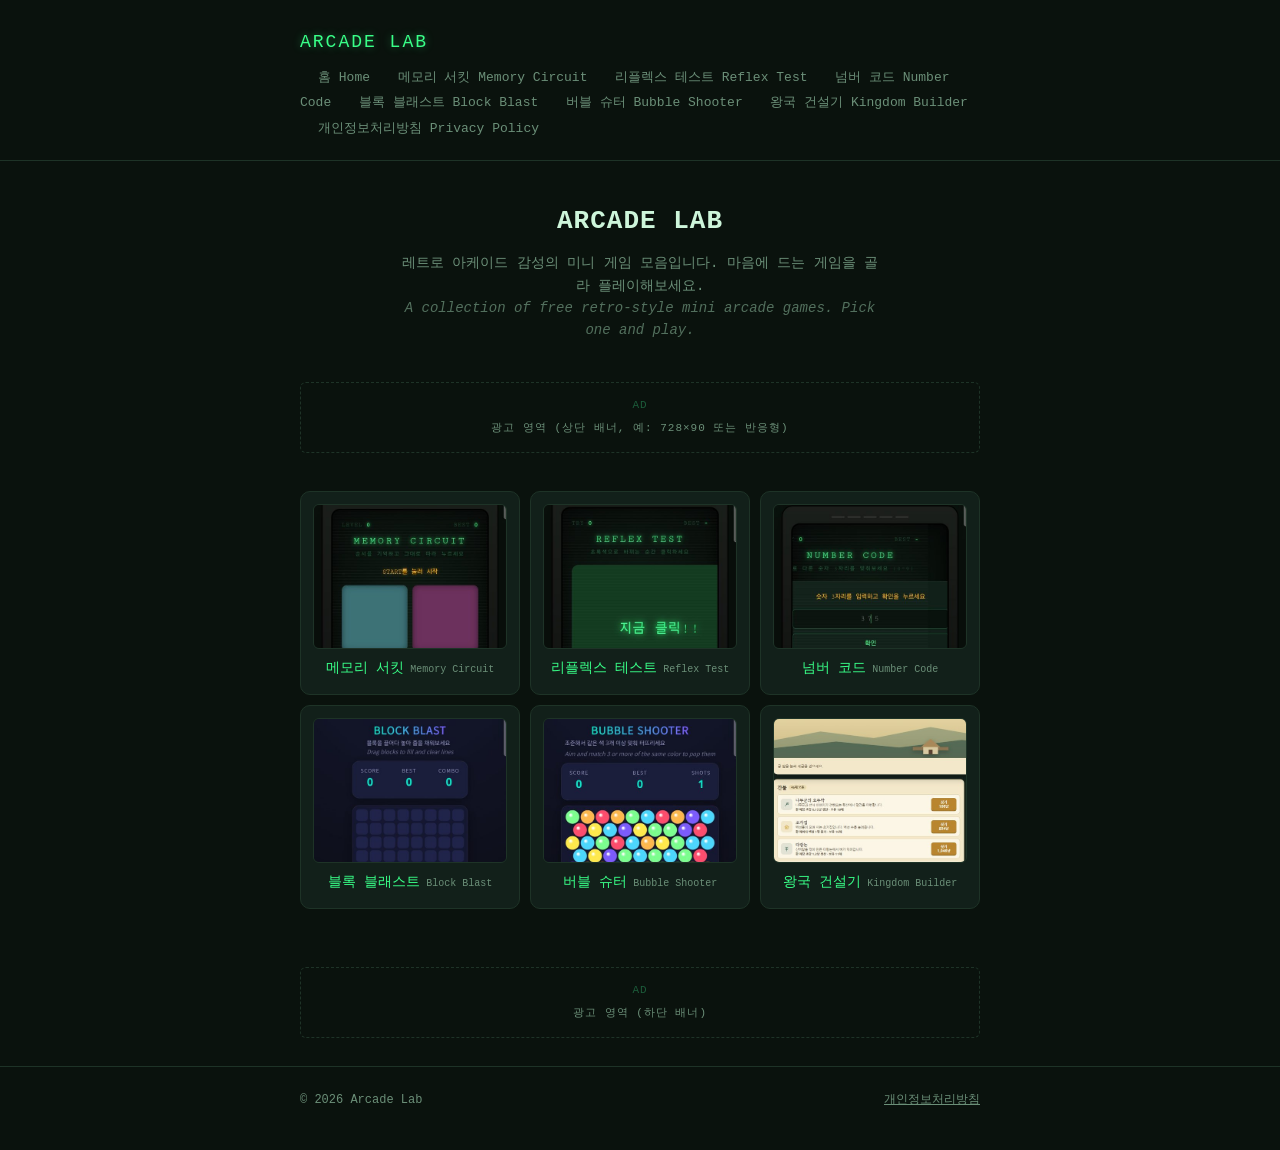
<file: index.html>
<!DOCTYPE html>
<html lang="ko">
<head>
<meta charset="UTF-8">
<meta name="viewport" content="width=device-width, initial-scale=1.0">
<title>Arcade Lab — 미니 아케이드 게임 모음 | Free Retro Mini Games</title>
<meta name="description" content="레트로 아케이드 감성의 미니 게임 모음. 메모리 서킷, 리플렉스 테스트, 넘버 코드를 무료로 플레이하세요. Play free retro-style mini games: Memory Circuit, Reflex Test, Number Code, Block Blast, and Bubble Shooter.">
<meta name="google-site-verification" content="T4R_vk8cCz6WK1H3fK4pDomXibt_K7aZnoApAf1njp8" />
<script async src="https://pagead2.googlesyndication.com/pagead/js/adsbygoogle.js?client=ca-pub-7167125853023495"
     crossorigin="anonymous"></script>
<!-- Google tag (gtag.js) -->
<script async src="https://www.googletagmanager.com/gtag/js?id=G-E8LR72N3K7"></script>
<script>
  window.dataLayer = window.dataLayer || [];
  function gtag(){dataLayer.push(arguments);}
  gtag('js', new Date());

  gtag('config', 'G-E8LR72N3K7');
</script>
<style>
:root {
  --bg: #0a120d;
  --panel: #12201a;
  --panel-line: #1e3327;
  --phosphor: #39ff88;
  --phosphor-dim: #1c5c3a;
  --amber: #ffb000;
  --text: #cdf5da;
  --text-dim: #6b8f78;
}

* { box-sizing: border-box; }

html, body {
  margin: 0;
  background: var(--bg);
  color: var(--text);
  font-family: "Courier New", ui-monospace, monospace;
  line-height: 1.6;
}

a { color: var(--phosphor); }

.wrap {
  max-width: 720px;
  margin: 0 auto;
  padding: 0 20px;
}

header.site {
  padding: 28px 0 18px;
  border-bottom: 1px solid var(--panel-line);
}

header.site .wrap {
  display: flex;
  justify-content: space-between;
  align-items: baseline;
  flex-wrap: wrap;
  gap: 8px;
}

.logo {
  font-size: 18px;
  letter-spacing: 2px;
  color: var(--phosphor);
  text-shadow: 0 0 8px rgba(57,255,136,0.4);
  text-decoration: none;
}

nav.site a {
  color: var(--text-dim);
  text-decoration: none;
  font-size: 13px;
  margin-left: 18px;
}
nav.site a:hover { color: var(--phosphor); }

.hero {
  padding: 40px 0 12px;
  text-align: center;
}

.hero h1 {
  font-size: 26px;
  letter-spacing: 1px;
  margin: 0 0 10px;
  color: var(--text);
}

.hero p {
  color: var(--text-dim);
  font-size: 14px;
  max-width: 480px;
  margin: 0 auto;
}

.ad-slot {
  max-width: 680px;
  margin: 28px auto;
  padding: 14px;
  border: 1px dashed var(--panel-line);
  border-radius: 6px;
  text-align: center;
  font-size: 11px;
  letter-spacing: 1px;
  color: var(--text-dim);
}
.ad-slot .tag {
  display: block;
  margin-bottom: 6px;
  color: var(--phosphor-dim);
}

.game-section {
  padding: 10px 0 30px;
  display: flex;
  justify-content: center;
}

.about {
  padding: 10px 0 20px;
  border-top: 1px solid var(--panel-line);
}

.about h2 {
  font-size: 15px;
  color: var(--phosphor);
  letter-spacing: 1px;
}

.about p {
  font-size: 13px;
  color: var(--text-dim);
}

footer.site {
  padding: 24px 0 40px;
  border-top: 1px solid var(--panel-line);
  margin-top: 20px;
  font-size: 12px;
  color: var(--text-dim);
  display: flex;
  justify-content: space-between;
  flex-wrap: wrap;
  gap: 10px;
}

footer.site a { color: var(--text-dim); text-decoration: underline; }
footer.site a:hover { color: var(--phosphor); }

.legal {
  padding: 40px 0 60px;
}

.legal h1 {
  font-size: 20px;
  color: var(--phosphor);
}

.legal h2 {
  font-size: 15px;
  color: var(--text);
  margin-top: 28px;
}

.legal p, .legal li {
  font-size: 13px;
  color: var(--text-dim);
}

.legal .updated {
  font-size: 11px;
  color: var(--phosphor-dim);
  margin-bottom: 24px;
}

/* ---- Game: Memory Circuit ---- */
.cabinet {
  width: min(92vw, 420px);
  background: linear-gradient(180deg, #1b1f1c, #0e100e);
  border-radius: 22px;
  padding: 22px 22px 28px;
  box-shadow: 0 0 0 2px #000 inset, 0 20px 40px rgba(0,0,0,0.55);
}

.vents { display: flex; justify-content: center; gap: 6px; margin-bottom: 14px; }
.vents span { width: 26px; height: 3px; background: #333; border-radius: 2px; }

.screen {
  position: relative;
  background: radial-gradient(ellipse at center, #0d1b12 0%, #060a08 100%);
  border-radius: 14px;
  padding: 20px 18px 24px;
  box-shadow: 0 0 0 3px #000, inset 0 0 30px rgba(0,0,0,0.7);
  overflow: hidden;
}

.screen::before {
  content: "";
  position: absolute;
  inset: 0;
  pointer-events: none;
  background: repeating-linear-gradient(to bottom, rgba(255,255,255,0.035) 0px, rgba(255,255,255,0.035) 1px, transparent 1px, transparent 3px);
  animation: flicker 6s infinite;
}
@keyframes flicker { 0%, 96%, 100% { opacity: 1; } 97% { opacity: 0.85; } 98% { opacity: 1; } }

.hud { display: flex; justify-content: space-between; font-size: 12px; letter-spacing: 1px; color: var(--phosphor-dim); margin-bottom: 4px; }
.hud b { color: var(--phosphor); text-shadow: 0 0 6px var(--phosphor); }

.game-title { text-align: center; font-size: 20px; letter-spacing: 4px; color: var(--phosphor); text-shadow: 0 0 8px var(--phosphor), 0 0 20px rgba(57,255,136,0.35); margin: 6px 0 2px; }
.game-subtitle { text-align: center; font-size: 11px; color: var(--phosphor-dim); letter-spacing: 2px; margin-bottom: 16px; }
.message { text-align: center; min-height: 20px; font-size: 13px; color: var(--amber); text-shadow: 0 0 6px rgba(255,176,0,0.5); margin-bottom: 16px; }

.pad-grid { display: grid; grid-template-columns: 1fr 1fr; gap: 10px; margin-bottom: 18px; }
.pad { aspect-ratio: 1; border: none; border-radius: 10px; cursor: pointer; filter: brightness(0.55) saturate(0.7); transition: filter 0.08s, transform 0.08s; box-shadow: inset 0 0 12px rgba(0,0,0,0.5); }
.pad:active { transform: scale(0.97); }
.pad:disabled { cursor: default; }
.pad.lit { filter: brightness(1.3) saturate(1.2); }
.pad-0 { background: #4dd8e6; }
.pad-1 { background: #e64dbd; }
.pad-2 { background: var(--amber); }
.pad-3 { background: var(--phosphor); }
.pad.lit.pad-0 { box-shadow: 0 0 22px 4px #4dd8e6; }
.pad.lit.pad-1 { box-shadow: 0 0 22px 4px #e64dbd; }
.pad.lit.pad-2 { box-shadow: 0 0 22px 4px var(--amber); }
.pad.lit.pad-3 { box-shadow: 0 0 22px 4px var(--phosphor); }

.start-btn { display: block; margin: 0 auto; padding: 10px 26px; background: transparent; border: 1px solid var(--phosphor-dim); color: var(--phosphor); letter-spacing: 3px; font-size: 13px; font-family: inherit; border-radius: 6px; cursor: pointer; transition: background 0.15s, box-shadow 0.15s; }
.start-btn:hover { background: rgba(57,255,136,0.08); box-shadow: 0 0 12px rgba(57,255,136,0.25); }
.start-btn:disabled { opacity: 0.35; cursor: default; }

/* ---- Game hub (index) ---- */
.game-list {
  display: grid;
  grid-template-columns: repeat(3, 1fr);
  gap: 10px;
  padding: 10px 0 30px;
}

.game-card {
  display: block;
  text-decoration: none;
  color: inherit;
  background: var(--panel);
  border: 1px solid var(--panel-line);
  border-radius: 10px;
  padding: 8px 8px 10px;
  transition: border-color 0.15s, transform 0.1s;
}
.game-card:hover {
  border-color: var(--phosphor-dim);
  transform: translateY(-2px);
}

.game-card .thumb {
  width: 100%;
  aspect-ratio: 4 / 3;
  object-fit: cover;
  object-position: top;
  border-radius: 6px;
  border: 1px solid var(--panel-line);
  margin-bottom: 8px;
  display: block;
}

.game-card .name {
  font-size: 12px;
  color: var(--phosphor);
  margin-bottom: 0;
  display: flex;
  flex-direction: column;
  align-items: center;
  text-align: center;
  gap: 2px;
}

.game-card .name .play {
  display: none;
}

.game-card .desc,
.game-card .desc-en {
  display: none;
}

@media (min-width: 480px) {
  .game-card { padding: 12px 12px 14px; }
  .game-card .name { font-size: 14px; }
}

.name-en {
  font-size: 12px;
  color: var(--text-dim);
  font-weight: normal;
  letter-spacing: 0;
  white-space: nowrap;
}

.name-main {
  display: inline-flex;
  align-items: baseline;
  justify-content: center;
  gap: 6px;
  flex-wrap: wrap;
}

.game-list .name-en {
  font-size: 10px;
}

/* ---- Reflex test game ---- */
.reflex-box {
  width: min(92vw, 420px);
  aspect-ratio: 4 / 3;
  border-radius: 14px;
  border: 1px solid var(--panel-line);
  display: flex;
  align-items: center;
  justify-content: center;
  flex-direction: column;
  cursor: pointer;
  user-select: none;
  transition: background 0.15s;
  text-align: center;
  padding: 20px;
}
.reflex-box.idle { background: var(--panel); }
.reflex-box.waiting { background: #3a1414; }
.reflex-box.go { background: #123a1e; }
.reflex-box.early { background: #3a1414; }

.reflex-box .big {
  font-size: 28px;
  letter-spacing: 2px;
  margin-bottom: 8px;
}
.reflex-box.waiting .big { color: #ff6b6b; }
.reflex-box.go .big { color: var(--phosphor); text-shadow: 0 0 14px var(--phosphor); }
.reflex-box.idle .big { color: var(--text); }
.reflex-box.early .big { color: #ff6b6b; }

.reflex-box .small {
  font-size: 12px;
  color: var(--text-dim);
}

.reflex-stats {
  display: flex;
  justify-content: center;
  gap: 28px;
  margin-top: 16px;
  font-size: 12px;
  color: var(--text-dim);
}
.reflex-stats b { color: var(--phosphor); }

/* ---- Number baseball game ---- */
.terminal {
  width: min(92vw, 420px);
  background: var(--panel);
  border: 1px solid var(--panel-line);
  border-radius: 10px;
  padding: 20px;
}

.terminal .prompt {
  display: flex;
  flex-direction: column;
  gap: 10px;
  margin-bottom: 14px;
}

.terminal input[type="text"] {
  width: 100%;
  background: var(--bg);
  border: 1px solid var(--panel-line);
  color: var(--phosphor);
  font-family: inherit;
  font-size: 16px;
  letter-spacing: 4px;
  padding: 10px;
  border-radius: 6px;
  text-align: center;
}
.terminal input[type="text"]:focus {
  outline: none;
  border-color: var(--phosphor-dim);
}

.terminal button.guess-btn {
  width: 100%;
  background: transparent;
  border: 1px solid var(--phosphor-dim);
  color: var(--phosphor);
  font-family: inherit;
  padding: 10px 16px;
  border-radius: 6px;
  cursor: pointer;
  font-size: 13px;
}
.terminal button.guess-btn:hover {
  background: rgba(57,255,136,0.08);
}
.terminal button.guess-btn:disabled {
  opacity: 0.35;
  cursor: default;
}

.terminal .log {
  font-size: 13px;
  max-height: 220px;
  overflow-y: auto;
  display: flex;
  flex-direction: column-reverse;
  gap: 4px;
  border-top: 1px solid var(--panel-line);
  padding-top: 10px;
}

.terminal .log .row {
  display: flex;
  justify-content: space-between;
  color: var(--text-dim);
}
.terminal .log .row .code { color: var(--text); letter-spacing: 3px; }
.terminal .log .row .result { color: var(--amber); }
.terminal .log .row.win .result { color: var(--phosphor); }

.terminal .status {
  text-align: center;
  font-size: 13px;
  color: var(--amber);
  margin-bottom: 14px;
  min-height: 18px;
}

</style>

<script type="text/javascript">
    (function(c,l,a,r,i,t,y){
        c[a]=c[a]||function(){(c[a].q=c[a].q||[]).push(arguments)};
        t=l.createElement(r);t.async=1;t.src="https://www.clarity.ms/tag/"+i;
        y=l.getElementsByTagName(r)[0];y.parentNode.insertBefore(t,y);
    })(window, document, "clarity", "script", "yhp6a4xxna");
</script>
</head>

<body>

<header class="site">
  <div class="wrap">
    <a class="logo" href="index.html">ARCADE LAB</a>
<nav class="site">
  <a href="index.html">홈 Home</a>
  <a href="memory.html">메모리 서킷 Memory Circuit</a>
  <a href="reaction.html">리플렉스 테스트 Reflex Test</a>
  <a href="baseball.html">넘버 코드 Number Code</a>
  <a href="block-blast.html">블록 블래스트 Block Blast</a>
  <a href="bubble-shooter.html">버블 슈터 Bubble Shooter</a>
  <a href="kingdom.html">왕국 건설기 Kingdom Builder</a>
  <a href="privacy.html">개인정보처리방침 Privacy Policy</a>
</nav>  </div>
</header>

<div class="hero wrap">
  <h1>ARCADE LAB</h1>
  <p>레트로 아케이드 감성의 미니 게임 모음입니다. 마음에 드는 게임을 골라 플레이해보세요.<br>
  <span style="opacity:0.75; font-style:italic;">A collection of free retro-style mini arcade games. Pick one and play.</span></p>
</div>

<div class="ad-slot">
  <span class="tag">AD</span>
  광고 영역 (상단 배너, 예: 728×90 또는 반응형)
</div>

<div class="wrap">
  <div class="game-list">

    <a class="game-card" href="memory.html">
      <img class="thumb" src="images/memory-circuit.jpg" alt="메모리 서킷 게임 화면" loading="lazy">
      <div class="name"><span class="name-main">메모리 서킷 <span class="name-en">Memory Circuit</span></span><span class="play">플레이 &gt;</span></div>
      <div class="desc">순서대로 빛나는 패드를 그대로 따라 누르는 기억력 게임. 레벨이 오를수록 순서가 길어집니다.</div>
      <div class="desc-en">Repeat the glowing pad sequence in order. The sequence gets longer as you level up.</div>
    </a>

    <a class="game-card" href="reaction.html">
      <img class="thumb" src="images/reflex-test.jpg" alt="리플렉스 테스트 게임 화면" loading="lazy">
      <div class="name"><span class="name-main">리플렉스 테스트 <span class="name-en">Reflex Test</span></span><span class="play">플레이 &gt;</span></div>
      <div class="desc">화면이 초록색으로 바뀌는 순간 클릭하세요. 당신의 반응속도를 밀리초 단위로 측정합니다.</div>
      <div class="desc-en">Click the moment the screen turns green. Measures your reaction speed in milliseconds.</div>
    </a>

    <a class="game-card" href="baseball.html">
      <img class="thumb" src="images/number-code.jpg" alt="넘버 코드 게임 화면" loading="lazy">
      <div class="name"><span class="name-main">넘버 코드 <span class="name-en">Number Code</span></span><span class="play">플레이 &gt;</span></div>
      <div class="desc">숨겨진 3자리 숫자 코드를 추리하세요. 스트라이크와 볼 힌트로 정답을 좁혀갑니다.</div>
      <div class="desc-en">Guess the hidden 3-digit code. Narrow it down using strike and ball hints.</div>
    </a>
       
<a class="game-card" href="block-blast.html">
  <img class="thumb" src="images/block-blast.jpg" alt="블록 블래스트 게임 화면" loading="lazy">
  <div class="name"><span class="name-main">블록 블래스트 <span class="name-en">Block Blast</span></span><span class="play">플레이 &gt;</span></div>
  <div class="desc">다양한 모양의 블록을 격자에 배치해 줄을 채우면 터뜨리는 퍼즐 게임. 콤보를 이어가며 최고점수에 도전하세요.</div>
  <div class="desc-en">Place blocks on the grid to clear full lines. Chain combos for a high score.</div>
</a>

<a class="game-card" href="bubble-shooter.html">
  <img class="thumb" src="images/bubble-shooter.jpg" alt="버블 슈터 게임 화면" loading="lazy">
  <div class="name"><span class="name-main">버블 슈터 <span class="name-en">Bubble Shooter</span></span><span class="play">플레이 &gt;</span></div>
  <div class="desc">색깔 버블을 조준해 발사하고, 같은 색 3개 이상을 맞춰 터뜨리는 클래식 슈팅 퍼즐 게임.</div>
  <div class="desc-en">Aim and shoot colored bubbles. Match 3 or more of the same color to pop them.</div>
</a>

<a class="game-card" href="kingdom.html">
  <img class="thumb" src="images/kingdom.jpg" alt="왕국 건설기 게임 화면" loading="lazy">
  <div class="name"><span class="name-main">왕국 건설기 <span class="name-en">Kingdom Builder</span></span><span class="play">플레이 &gt;</span></div>
  <div class="desc">초가집에서 시작해 궁궐과 육의전을 세우고 대제국을 이루는 방치형 왕국 건설 게임.</div>
  <div class="desc-en">An idle kingdom-builder — grow from a thatched village into a mighty empire.</div>
</a>
  </div>
</div>

<div class="ad-slot">
  <span class="tag">AD</span>
  광고 영역 (하단 배너)
</div>

<footer class="site">
  <div class="wrap" style="display:flex; justify-content:space-between; width:100%; flex-wrap:wrap; gap:10px;">
    <span>&copy; 2026 Arcade Lab</span>
    <a href="privacy.html">개인정보처리방침</a>
  </div>
</footer>

</body>
</html>
</file>
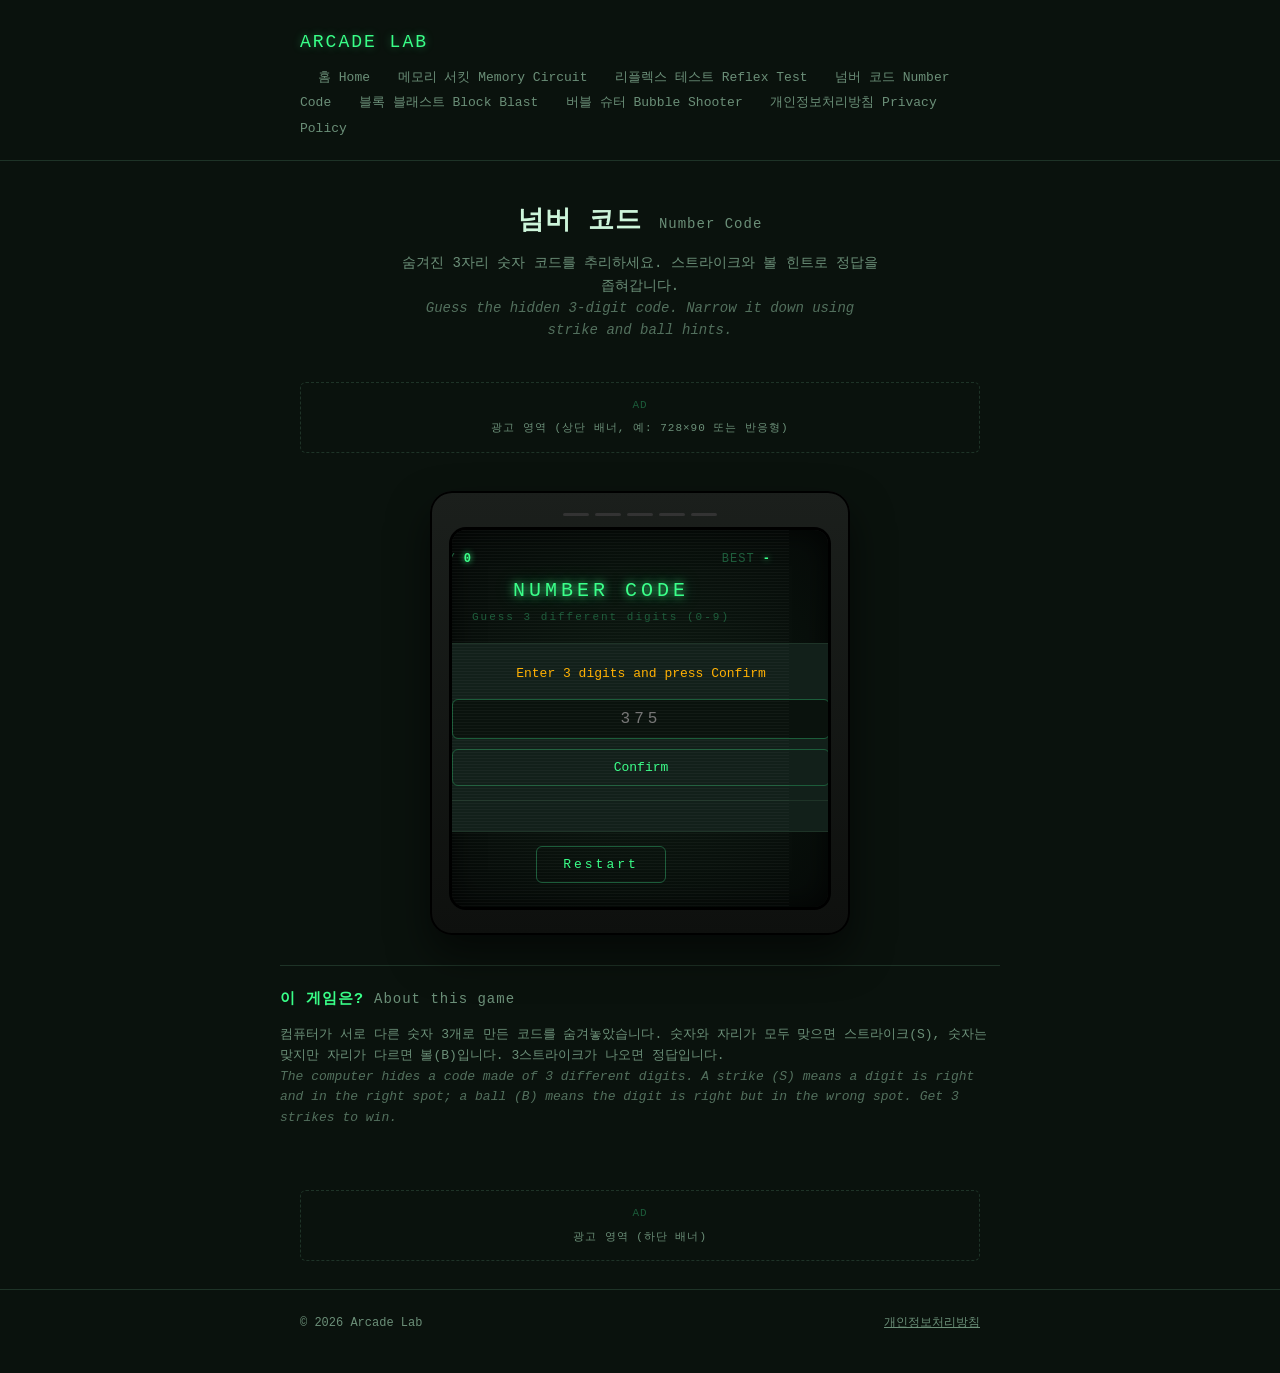
<file: baseball.html>
<!DOCTYPE html>
<html lang="ko">
<head>
<meta charset="UTF-8">
<meta name="viewport" content="width=device-width, initial-scale=1.0">
<title>넘버 코드 — Arcade Lab | Number Code - Free Puzzle Game</title>
<meta name="description" content="숨겨진 3자리 숫자 코드를 추리하는 숫자야구 게임, 넘버 코드를 무료로 플레이하세요. Play Number Code, a free number-guessing puzzle game.">
<script async src="https://pagead2.googlesyndication.com/pagead/js/adsbygoogle.js?client=ca-pub-7167125853023495"
     crossorigin="anonymous"></script>
<!-- Google tag (gtag.js) -->
<script async src="https://www.googletagmanager.com/gtag/js?id=G-E8LR72N3K7"></script>
<script>
  window.dataLayer = window.dataLayer || [];
  function gtag(){dataLayer.push(arguments);}
  gtag('js', new Date());

  gtag('config', 'G-E8LR72N3K7');
</script>     
<style>
:root {
  --bg: #0a120d;
  --panel: #12201a;
  --panel-line: #1e3327;
  --phosphor: #39ff88;
  --phosphor-dim: #1c5c3a;
  --amber: #ffb000;
  --text: #cdf5da;
  --text-dim: #6b8f78;
}

* { box-sizing: border-box; }

html, body {
  margin: 0;
  background: var(--bg);
  color: var(--text);
  font-family: "Courier New", ui-monospace, monospace;
  line-height: 1.6;
}

a { color: var(--phosphor); }

.wrap {
  max-width: 720px;
  margin: 0 auto;
  padding: 0 20px;
}

header.site {
  padding: 28px 0 18px;
  border-bottom: 1px solid var(--panel-line);
}

header.site .wrap {
  display: flex;
  justify-content: space-between;
  align-items: baseline;
  flex-wrap: wrap;
  gap: 8px;
}

.logo {
  font-size: 18px;
  letter-spacing: 2px;
  color: var(--phosphor);
  text-shadow: 0 0 8px rgba(57,255,136,0.4);
  text-decoration: none;
}

nav.site a {
  color: var(--text-dim);
  text-decoration: none;
  font-size: 13px;
  margin-left: 18px;
}
nav.site a:hover { color: var(--phosphor); }

.hero {
  padding: 40px 0 12px;
  text-align: center;
}

.hero h1 {
  font-size: 26px;
  letter-spacing: 1px;
  margin: 0 0 10px;
  color: var(--text);
}

.hero p {
  color: var(--text-dim);
  font-size: 14px;
  max-width: 480px;
  margin: 0 auto;
}

.ad-slot {
  max-width: 680px;
  margin: 28px auto;
  padding: 14px;
  border: 1px dashed var(--panel-line);
  border-radius: 6px;
  text-align: center;
  font-size: 11px;
  letter-spacing: 1px;
  color: var(--text-dim);
}
.ad-slot .tag {
  display: block;
  margin-bottom: 6px;
  color: var(--phosphor-dim);
}

.game-section {
  padding: 10px 0 30px;
  display: flex;
  justify-content: center;
}

.about {
  padding: 10px 0 20px;
  border-top: 1px solid var(--panel-line);
}

.about h2 {
  font-size: 15px;
  color: var(--phosphor);
  letter-spacing: 1px;
}

.about p {
  font-size: 13px;
  color: var(--text-dim);
}

footer.site {
  padding: 24px 0 40px;
  border-top: 1px solid var(--panel-line);
  margin-top: 20px;
  font-size: 12px;
  color: var(--text-dim);
  display: flex;
  justify-content: space-between;
  flex-wrap: wrap;
  gap: 10px;
}

footer.site a { color: var(--text-dim); text-decoration: underline; }
footer.site a:hover { color: var(--phosphor); }

.legal {
  padding: 40px 0 60px;
}

.legal h1 {
  font-size: 20px;
  color: var(--phosphor);
}

.legal h2 {
  font-size: 15px;
  color: var(--text);
  margin-top: 28px;
}

.legal p, .legal li {
  font-size: 13px;
  color: var(--text-dim);
}

.legal .updated {
  font-size: 11px;
  color: var(--phosphor-dim);
  margin-bottom: 24px;
}

/* ---- Game: Memory Circuit ---- */
.cabinet {
  width: min(92vw, 420px);
  background: linear-gradient(180deg, #1b1f1c, #0e100e);
  border-radius: 22px;
  padding: 22px 22px 28px;
  box-shadow: 0 0 0 2px #000 inset, 0 20px 40px rgba(0,0,0,0.55);
}

.vents { display: flex; justify-content: center; gap: 6px; margin-bottom: 14px; }
.vents span { width: 26px; height: 3px; background: #333; border-radius: 2px; }

.screen {
  position: relative;
  background: radial-gradient(ellipse at center, #0d1b12 0%, #060a08 100%);
  border-radius: 14px;
  padding: 20px 18px 24px;
  box-shadow: 0 0 0 3px #000, inset 0 0 30px rgba(0,0,0,0.7);
  overflow: hidden;
}

.screen::before {
  content: "";
  position: absolute;
  inset: 0;
  pointer-events: none;
  background: repeating-linear-gradient(to bottom, rgba(255,255,255,0.035) 0px, rgba(255,255,255,0.035) 1px, transparent 1px, transparent 3px);
  animation: flicker 6s infinite;
}
@keyframes flicker { 0%, 96%, 100% { opacity: 1; } 97% { opacity: 0.85; } 98% { opacity: 1; } }

.hud { display: flex; justify-content: space-between; font-size: 12px; letter-spacing: 1px; color: var(--phosphor-dim); margin-bottom: 4px; }
.hud b { color: var(--phosphor); text-shadow: 0 0 6px var(--phosphor); }

.game-title { text-align: center; font-size: 20px; letter-spacing: 4px; color: var(--phosphor); text-shadow: 0 0 8px var(--phosphor), 0 0 20px rgba(57,255,136,0.35); margin: 6px 0 2px; }
.game-subtitle { text-align: center; font-size: 11px; color: var(--phosphor-dim); letter-spacing: 2px; margin-bottom: 16px; }
.message { text-align: center; min-height: 20px; font-size: 13px; color: var(--amber); text-shadow: 0 0 6px rgba(255,176,0,0.5); margin-bottom: 16px; }

.pad-grid { display: grid; grid-template-columns: 1fr 1fr; gap: 10px; margin-bottom: 18px; }
.pad { aspect-ratio: 1; border: none; border-radius: 10px; cursor: pointer; filter: brightness(0.55) saturate(0.7); transition: filter 0.08s, transform 0.08s; box-shadow: inset 0 0 12px rgba(0,0,0,0.5); }
.pad:active { transform: scale(0.97); }
.pad:disabled { cursor: default; }
.pad.lit { filter: brightness(1.3) saturate(1.2); }
.pad-0 { background: #4dd8e6; }
.pad-1 { background: #e64dbd; }
.pad-2 { background: var(--amber); }
.pad-3 { background: var(--phosphor); }
.pad.lit.pad-0 { box-shadow: 0 0 22px 4px #4dd8e6; }
.pad.lit.pad-1 { box-shadow: 0 0 22px 4px #e64dbd; }
.pad.lit.pad-2 { box-shadow: 0 0 22px 4px var(--amber); }
.pad.lit.pad-3 { box-shadow: 0 0 22px 4px var(--phosphor); }

.start-btn { display: block; margin: 0 auto; padding: 10px 26px; background: transparent; border: 1px solid var(--phosphor-dim); color: var(--phosphor); letter-spacing: 3px; font-size: 13px; font-family: inherit; border-radius: 6px; cursor: pointer; transition: background 0.15s, box-shadow 0.15s; }
.start-btn:hover { background: rgba(57,255,136,0.08); box-shadow: 0 0 12px rgba(57,255,136,0.25); }
.start-btn:disabled { opacity: 0.35; cursor: default; }

/* ---- Game hub (index) ---- */
.game-list {
  display: grid;
  gap: 14px;
  padding: 10px 0 30px;
}

.game-card {
  display: block;
  text-decoration: none;
  color: inherit;
  background: var(--panel);
  border: 1px solid var(--panel-line);
  border-radius: 10px;
  padding: 18px 20px;
  transition: border-color 0.15s, transform 0.1s;
}
.game-card:hover {
  border-color: var(--phosphor-dim);
  transform: translateY(-2px);
}

.game-card .name {
  font-size: 17px;
  color: var(--phosphor);
  margin-bottom: 6px;
  display: flex;
  align-items: baseline;
  justify-content: space-between;
  gap: 10px;
}

.game-card .name .play {
  font-size: 11px;
  color: var(--amber);
  letter-spacing: 1px;
  white-space: nowrap;
}

.game-card .desc {
  font-size: 13px;
  color: var(--text-dim);
}

/* ---- Reflex test game ---- */
.reflex-box {
  width: min(92vw, 420px);
  aspect-ratio: 4 / 3;
  border-radius: 14px;
  border: 1px solid var(--panel-line);
  display: flex;
  align-items: center;
  justify-content: center;
  flex-direction: column;
  cursor: pointer;
  user-select: none;
  transition: background 0.15s;
  text-align: center;
  padding: 20px;
}
.reflex-box.idle { background: var(--panel); }
.reflex-box.waiting { background: #3a1414; }
.reflex-box.go { background: #123a1e; }
.reflex-box.early { background: #3a1414; }

.reflex-box .big {
  font-size: 28px;
  letter-spacing: 2px;
  margin-bottom: 8px;
}
.reflex-box.waiting .big { color: #ff6b6b; }
.reflex-box.go .big { color: var(--phosphor); text-shadow: 0 0 14px var(--phosphor); }
.reflex-box.idle .big { color: var(--text); }
.reflex-box.early .big { color: #ff6b6b; }

.reflex-box .small {
  font-size: 12px;
  color: var(--text-dim);
}

.reflex-stats {
  display: flex;
  justify-content: center;
  gap: 28px;
  margin-top: 16px;
  font-size: 12px;
  color: var(--text-dim);
}
.reflex-stats b { color: var(--phosphor); }

/* ---- Number baseball game ---- */
.terminal {
  width: min(92vw, 420px);
  background: var(--panel);
  border: 1px solid var(--panel-line);
  border-radius: 10px;
  padding: 20px;
}

.terminal .prompt {
  display: flex;
  flex-direction: column;
  gap: 10px;
  margin-bottom: 14px;
}

.terminal input[type="text"] {
  width: 100%;
  background: var(--bg);
  border: 1px solid var(--panel-line);
  color: var(--phosphor);
  font-family: inherit;
  font-size: 16px;
  letter-spacing: 4px;
  padding: 10px;
  border-radius: 6px;
  text-align: center;
}
.terminal input[type="text"]:focus {
  outline: none;
  border-color: var(--phosphor-dim);
}

.terminal button.guess-btn {
  width: 100%;
  background: transparent;
  border: 1px solid var(--phosphor-dim);
  color: var(--phosphor);
  font-family: inherit;
  padding: 10px 16px;
  border-radius: 6px;
  cursor: pointer;
  font-size: 13px;
}
.terminal button.guess-btn:hover {
  background: rgba(57,255,136,0.08);
}
.terminal button.guess-btn:disabled {
  opacity: 0.35;
  cursor: default;
}

.terminal .log {
  font-size: 13px;
  max-height: 220px;
  overflow-y: auto;
  display: flex;
  flex-direction: column-reverse;
  gap: 4px;
  border-top: 1px solid var(--panel-line);
  padding-top: 10px;
}

.terminal .log .row {
  display: flex;
  justify-content: space-between;
  color: var(--text-dim);
}
.terminal .log .row .code { color: var(--text); letter-spacing: 3px; }
.terminal .log .row .result { color: var(--amber); }
.terminal .log .row.win .result { color: var(--phosphor); }

.terminal .status {
  text-align: center;
  font-size: 13px;
  color: var(--amber);
  margin-bottom: 14px;
  min-height: 18px;
}

</style>

<script type="text/javascript">
    (function(c,l,a,r,i,t,y){
        c[a]=c[a]||function(){(c[a].q=c[a].q||[]).push(arguments)};
        t=l.createElement(r);t.async=1;t.src="https://www.clarity.ms/tag/"+i;
        y=l.getElementsByTagName(r)[0];y.parentNode.insertBefore(t,y);
    })(window, document, "clarity", "script", "yhp6a4xxna");
</script>
</head>

<body>

<header class="site">
  <div class="wrap">
    <a class="logo" href="index.html">ARCADE LAB</a>
    <nav class="site">
      <a href="index.html">홈 Home</a>
      <a href="memory.html">메모리 서킷 Memory Circuit</a>
      <a href="reaction.html">리플렉스 테스트 Reflex Test</a>
      <a href="baseball.html">넘버 코드 Number Code</a>
      <a href="block-blast.html">블록 블래스트 Block Blast</a>
      <a href="bubble-shooter.html">버블 슈터 Bubble Shooter</a>
      <a href="privacy.html">개인정보처리방침 Privacy Policy</a>
    </nav>
  </div>
</header>

<div class="hero wrap">
  <h1>넘버 코드 <span style="font-size:14px; color:var(--text-dim); font-weight:normal;">Number Code</span></h1>
  <p>숨겨진 3자리 숫자 코드를 추리하세요. 스트라이크와 볼 힌트로 정답을 좁혀갑니다.<br>
  <span style="opacity:0.75; font-style:italic;">Guess the hidden 3-digit code. Narrow it down using strike and ball hints.</span></p>
</div>

<div class="ad-slot">
  <span class="tag">AD</span>
  광고 영역 (상단 배너, 예: 728×90 또는 반응형)
</div>

<section class="game-section">
  <div class="cabinet">
    <div class="vents"><span></span><span></span><span></span><span></span><span></span></div>

    <div class="screen">
      <div class="hud">
        <span>TRY <b id="tries">0</b></span>
        <span>BEST <b id="best">-</b></span>
      </div>

      <div class="game-title">NUMBER CODE</div>
      <div class="game-subtitle">Guess 3 different digits (0-9)</div>

      <div class="terminal">
        <div class="status" id="status">Enter 3 digits and press Confirm</div>
        <div class="prompt">
          <input type="text" id="guessInput" maxlength="3" inputmode="numeric" placeholder="375">
          <button class="guess-btn" id="guessBtn">Confirm</button>
        </div>
        <div class="log" id="log"></div>
      </div>

      <button class="start-btn" id="resetBtn" style="margin-top:14px;">Restart</button>
    </div>
  </div>
</section>

<div class="wrap about">
  <h2>이 게임은? <span style="font-size:14px; color:var(--text-dim); font-weight:normal;">About this game</span></h2>
  <p>
    컴퓨터가 서로 다른 숫자 3개로 만든 코드를 숨겨놓았습니다. 숫자와 자리가 모두 맞으면
    스트라이크(S), 숫자는 맞지만 자리가 다르면 볼(B)입니다. 3스트라이크가 나오면 정답입니다.<br>
    <span style="opacity:0.75; font-style:italic;">The computer hides a code made of 3 different digits. A strike (S) means a digit is right
    and in the right spot; a ball (B) means the digit is right but in the wrong spot. Get 3 strikes to win.</span>
  </p>
</div>

<script>
  const triesEl = document.getElementById('tries');
  const bestEl = document.getElementById('best');
  const statusEl = document.getElementById('status');
  const inputEl = document.getElementById('guessInput');
  const guessBtn = document.getElementById('guessBtn');
  const logEl = document.getElementById('log');
  const resetBtn = document.getElementById('resetBtn');

  let secret = '';
  let tries = 0;
  let best = null;
  let finished = false;

  function makeSecret() {
    const digits = ['0','1','2','3','4','5','6','7','8','9'];
    for (let i = digits.length - 1; i > 0; i--) {
      const j = Math.floor(Math.random() * (i + 1));
      [digits[i], digits[j]] = [digits[j], digits[i]];
    }
    return digits.slice(0, 3).join('');
  }

  function resetGame() {
    secret = makeSecret();
    tries = 0;
    finished = false;
    triesEl.textContent = '0';
    statusEl.textContent = 'Enter 3 digits and press Confirm';
    statusEl.style.color = '';
    logEl.innerHTML = '';
    inputEl.value = '';
    inputEl.disabled = false;
    guessBtn.disabled = false;
    inputEl.focus();
  }

  function judge(guess) {
    let strikes = 0, balls = 0;
    for (let i = 0; i < 3; i++) {
      if (guess[i] === secret[i]) strikes++;
      else if (secret.includes(guess[i])) balls++;
    }
    return { strikes, balls };
  }

  function submitGuess() {
    if (finished) return;
    const guess = inputEl.value.trim();

    if (!/^[0-9]{3}$/.test(guess)) {
      statusEl.textContent = 'Enter 3 digits';
      statusEl.style.color = '#ff6b6b';
      return;
    }
    if (new Set(guess.split('')).size !== 3) {
      statusEl.textContent = 'Digits must all be different';
      statusEl.style.color = '#ff6b6b';
      return;
    }

    tries += 1;
    triesEl.textContent = tries;
    const { strikes, balls } = judge(guess);

    const row = document.createElement('div');
    row.className = 'row' + (strikes === 3 ? ' win' : '');
    const codeSpan = document.createElement('span');
    codeSpan.className = 'code';
    codeSpan.textContent = guess.split('').join(' ');
    const resultSpan = document.createElement('span');
    resultSpan.className = 'result';
    resultSpan.textContent = strikes === 3 ? 'Home run!' : `${strikes}S ${balls}B`;
    row.appendChild(codeSpan);
    row.appendChild(resultSpan);
    logEl.appendChild(row);

    if (strikes === 3) {
      finished = true;
      statusEl.textContent = `Correct! Solved in ${tries} tries`;
      statusEl.style.color = '';
      inputEl.disabled = true;
      guessBtn.disabled = true;
      if (best === null || tries < best) {
        best = tries;
        bestEl.textContent = best;
      }
    } else {
      statusEl.textContent = 'Enter 3 digits and press Confirm';
      statusEl.style.color = '';
      inputEl.value = '';
      inputEl.focus();
    }
  }

  guessBtn.addEventListener('click', submitGuess);
  inputEl.addEventListener('keydown', (e) => {
    if (e.key === 'Enter') submitGuess();
  });
  inputEl.addEventListener('input', () => {
    inputEl.value = inputEl.value.replace(/[^0-9]/g, '').slice(0, 3);
  });
  resetBtn.addEventListener('click', resetGame);

  resetGame();
</script>

<div class="ad-slot">
  <span class="tag">AD</span>
  광고 영역 (하단 배너)
</div>

<footer class="site">
  <div class="wrap" style="display:flex; justify-content:space-between; width:100%; flex-wrap:wrap; gap:10px;">
    <span>&copy; 2026 Arcade Lab</span>
    <a href="privacy.html">개인정보처리방침</a>
  </div>
</footer>

</body>
</html>
</file>
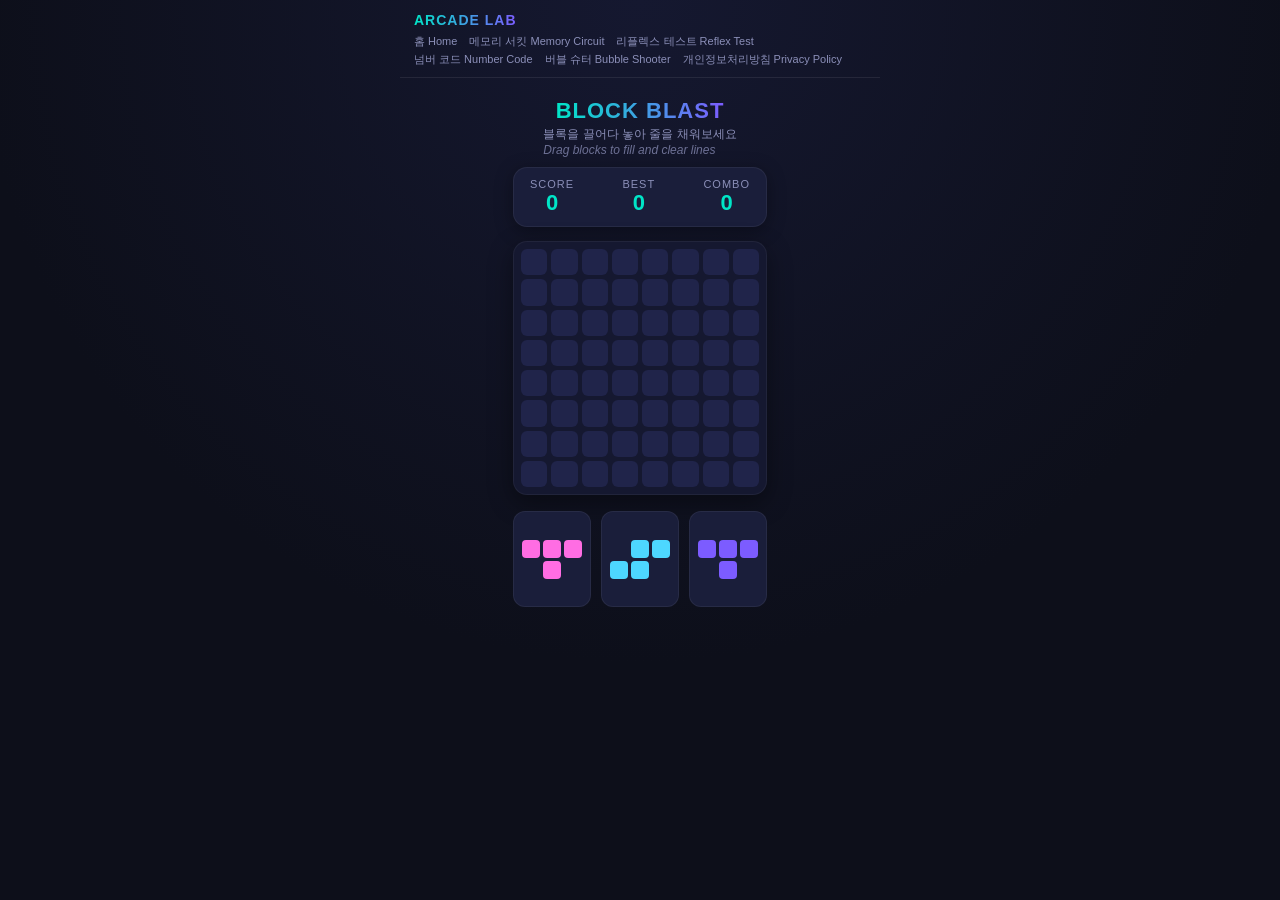
<file: block-blast.html>
<!DOCTYPE html>
<html lang="ko">
<head>
<meta charset="UTF-8">
<meta name="viewport" content="width=device-width, initial-scale=1.0, maximum-scale=1.0, user-scalable=no">
<title>블록 블래스트 | Arcade Lab | Block Blast - Free Puzzle Game</title>
<meta name="description" content="블록을 맞춰 없애는 중독성 있는 무료 퍼즐 게임. 설치 없이 브라우저에서 바로 플레이하세요. Play Block Blast, an addictive free puzzle game — no install needed.">
  <script async src="https://pagead2.googlesyndication.com/pagead/js/adsbygoogle.js?client=ca-pub-7167125853023495" crossorigin="anonymous"></script>

<!-- Google tag (gtag.js) -->
<script async src="https://www.googletagmanager.com/gtag/js?id=G-E8LR72N3K7"></script>
<script>
  window.dataLayer = window.dataLayer || [];
  function gtag(){dataLayer.push(arguments);}
  gtag('js', new Date());
  gtag('config', 'G-E8LR72N3K7');
</script>
<style>
  :root{
    --bg:#0d0f1a;
    --bg2:#151830;
    --panel:#1a1e3a;
    --accent:#7c5cff;
    --accent2:#00e5c7;
    --danger:#ff4d6d;
    --text:#eef0ff;
    --muted:#8b8fb8;
    --cell-empty:#20244a;
    --grid-line:#2c3160;
  }
  *{box-sizing:border-box; -webkit-tap-highlight-color:transparent;}
  html,body{
    margin:0; padding:0; height:100%;
    background:radial-gradient(circle at 50% 0%, var(--bg2), var(--bg) 60%);
    color:var(--text);
    font-family:'Segoe UI', 'Malgun Gothic', sans-serif;
    overscroll-behavior:none;
    touch-action:none;
    user-select:none;
  }
  body{ display:flex; flex-direction:column; min-height:100vh; }
  #app{
    max-width:480px; margin:0 auto; padding:14px 14px 24px;
    flex:1 1 auto;
    display:flex; flex-direction:column; align-items:center;
  }
  h1{
    font-size:22px; letter-spacing:1px; margin:6px 0 2px;
    background:linear-gradient(90deg, var(--accent2), var(--accent));
    -webkit-background-clip:text; background-clip:text; color:transparent;
    font-weight:800;
  }
  .sub{color:var(--muted); font-size:12px; margin-bottom:10px;}
  .hud{
    width:100%; display:flex; justify-content:space-between; align-items:center;
    background:var(--panel); border-radius:14px; padding:10px 16px; margin-bottom:14px;
    box-shadow:0 4px 18px rgba(0,0,0,0.35);
    border:1px solid rgba(255,255,255,0.06);
  }
  .hud .box{text-align:center;}
  .hud .label{font-size:11px; color:var(--muted); letter-spacing:1px;}
  .hud .value{font-size:22px; font-weight:800; color:var(--accent2);}
  #board{
    display:grid;
    grid-template-columns:repeat(8, 1fr);
    grid-template-rows:repeat(8, 1fr);
    gap:4px;
    width:100%; aspect-ratio:1/1;
    background:var(--bg2);
    border-radius:14px; padding:8px;
    box-shadow:inset 0 0 0 1px rgba(255,255,255,0.05), 0 8px 24px rgba(0,0,0,0.4);
    position:relative;
  }
  .cell{
    background:var(--cell-empty);
    border-radius:6px;
    transition:background .12s, transform .12s;
  }
  .cell.filled{ box-shadow:inset 0 0 0 1px rgba(255,255,255,0.15); }
  .cell.preview-ok{ box-shadow:inset 0 0 0 2px rgba(0,229,199,0.9); }
  .cell.preview-bad{ box-shadow:inset 0 0 0 2px rgba(255,77,109,0.9); }
  .cell.clearing{ animation:pop .28s ease forwards; }
  @keyframes pop{
    0%{transform:scale(1); filter:brightness(1.8);}
    100%{transform:scale(0.3); filter:brightness(0.6); opacity:0;}
  }
  #tray{
    display:flex; justify-content:space-between; gap:10px;
    width:100%; margin-top:16px;
  }
  .piece-slot{
    flex:1; background:var(--panel); border-radius:12px; padding:8px;
    min-height:96px; display:flex; align-items:center; justify-content:center;
    border:1px solid rgba(255,255,255,0.06);
    position:relative;
  }
  .piece-slot.empty{opacity:0.3;}
  .piece-grid{ display:grid; gap:3px; }
  .piece-cell{ width:18px; height:18px; border-radius:4px; }
  .piece-ghost{
    position:fixed; pointer-events:none; z-index:999;
    display:grid; gap:4px; opacity:0.9;
  }
  .piece-ghost .piece-cell{ width:36px; height:36px; border-radius:6px; }
  #overlay{
    position:fixed; inset:0; background:rgba(5,6,15,0.88);
    display:none; align-items:center; justify-content:center; flex-direction:column;
    z-index:1000; text-align:center; padding:20px;
  }
  #overlay h2{ font-size:28px; margin-bottom:6px; color:var(--danger); }
  #overlay p{ color:var(--muted); margin-bottom:18px; }
  #overlay button, .restart-btn{
    background:linear-gradient(90deg, var(--accent), var(--accent2));
    border:none; color:#0d0f1a; font-weight:800; font-size:15px;
    padding:12px 28px; border-radius:30px; cursor:pointer;
  }
  .top-bar{ width:100%; display:flex; justify-content:flex-end; margin-bottom:4px;}
  .restart-btn.small{ padding:6px 16px; font-size:12px; }
  #combo-toast{
    position:fixed; top:16%; left:50%; transform:translate(-50%,-10px);
    font-size:26px; font-weight:900; color:var(--accent2);
    text-shadow:0 0 20px rgba(0,229,199,0.8);
    opacity:0; pointer-events:none; z-index:1001;
    transition:all .5s ease;
  }
  #combo-toast.show{ opacity:1; transform:translate(-50%,0); }

  .site-header{
    width:100%; max-width:480px; margin:0 auto;
    display:flex; justify-content:space-between; align-items:baseline;
    flex-wrap:wrap; gap:6px 14px;
    padding:12px 14px 10px;
    border-bottom:1px solid rgba(255,255,255,0.08);
  }
  .site-header .logo{
    font-weight:800; letter-spacing:1px; font-size:14px;
    background:linear-gradient(90deg, var(--accent2), var(--accent));
    -webkit-background-clip:text; background-clip:text; color:transparent;
    text-decoration:none; white-space:nowrap;
  }
  .site-header nav{ display:flex; flex-wrap:wrap; gap:3px 12px; }
  .site-header nav a{ color:var(--muted); font-size:11px; text-decoration:none; white-space:nowrap; }
  .site-header nav a:hover{ color:var(--accent2); }
</style>
<script type="text/javascript">
    (function(c,l,a,r,i,t,y){
        c[a]=c[a]||function(){(c[a].q=c[a].q||[]).push(arguments)};
        t=l.createElement(r);t.async=1;t.src="https://www.clarity.ms/tag/"+i;
        y=l.getElementsByTagName(r)[0];y.parentNode.insertBefore(t,y);
    })(window, document, "clarity", "script", "yhp6a4xxna");
</script>
</head>

<body>
<div class="site-header">
  <a class="logo" href="index.html">ARCADE LAB</a>
  <nav>
    <a href="index.html">홈 Home</a>
    <a href="memory.html">메모리 서킷 Memory Circuit</a>
    <a href="reaction.html">리플렉스 테스트 Reflex Test</a>
    <a href="baseball.html">넘버 코드 Number Code</a>
    <a href="bubble-shooter.html">버블 슈터 Bubble Shooter</a>
    <a href="privacy.html">개인정보처리방침 Privacy Policy</a>
  </nav>
</div>
<div id="app">
  <h1>BLOCK BLAST</h1>
  <div class="sub">블록을 끌어다 놓아 줄을 채워보세요<br><span style="opacity:0.75; font-style:italic;">Drag blocks to fill and clear lines</span></div>

  <div class="hud">
    <div class="box"><div class="label">SCORE</div><div class="value" id="score">0</div></div>
    <div class="box"><div class="label">BEST</div><div class="value" id="best">0</div></div>
    <div class="box"><div class="label">COMBO</div><div class="value" id="combo">0</div></div>
  </div>

  <div id="board"></div>
  <div id="tray"></div>
</div>

<div id="combo-toast"></div>

<div id="overlay">
  <h2>GAME OVER</h2>
  <p id="final-score">Final Score: 0</p>
  <button onclick="restartGame()">Play Again</button>
</div>

<script>
(function(){
  const SIZE = 8;
  const COLORS = ['#ff4d6d','#ffb84d','#ffe94d','#7dff8f','#4dd7ff','#7c5cff','#ff6de3'];
  let board, score, best, combo, currentPieces, dragging;

  const boardEl = document.getElementById('board');
  const trayEl = document.getElementById('tray');
  const scoreEl = document.getElementById('score');
  const bestEl = document.getElementById('best');
  const comboEl = document.getElementById('combo');
  const overlayEl = document.getElementById('overlay');
  const finalScoreEl = document.getElementById('final-score');
  const comboToast = document.getElementById('combo-toast');

  best = parseInt(localStorage.getItem('bb_best') || '0', 10);

  const SHAPES = [
    [[1]],
    [[1,1]],
    [[1],[1]],
    [[1,1,1]],
    [[1],[1],[1]],
    [[1,1],[1,1]],
    [[1,1,1],[1,0,0]],
    [[1,1,1],[0,0,1]],
    [[1,0,0],[1,1,1]],
    [[0,0,1],[1,1,1]],
    [[1,1,1,1]],
    [[1],[1],[1],[1]],
    [[1,1,0],[0,1,1]],
    [[0,1,1],[1,1,0]],
    [[1,1,1],[0,1,0]],
    [[0,1,0],[1,1,1]],
    [[1,1],[1,0]],
    [[1,1],[0,1]],
  ];

  function emptyBoard(){
    return Array.from({length:SIZE}, () => Array(SIZE).fill(null));
  }

  function randomPiece(){
    const shape = SHAPES[Math.floor(Math.random()*SHAPES.length)];
    const color = COLORS[Math.floor(Math.random()*COLORS.length)];
    return { shape, color, used:false };
  }

  function newPieceSet(){
    return [randomPiece(), randomPiece(), randomPiece()];
  }

  function initGame(){
    board = emptyBoard();
    score = 0;
    combo = 0;
    currentPieces = newPieceSet();
    updateHUD();
    renderBoard();
    renderTray();
    overlayEl.style.display = 'none';
  }

  function updateHUD(){
    scoreEl.textContent = score;
    bestEl.textContent = best;
    comboEl.textContent = combo;
  }

  function renderBoard(){
    boardEl.innerHTML = '';
    for(let r=0;r<SIZE;r++){
      for(let c=0;c<SIZE;c++){
        const cell = document.createElement('div');
        cell.className = 'cell' + (board[r][c] ? ' filled' : '');
        cell.style.background = board[r][c] || 'var(--cell-empty)';
        cell.dataset.r = r; cell.dataset.c = c;
        boardEl.appendChild(cell);
      }
    }
  }

  function renderTray(){
    trayEl.innerHTML = '';
    currentPieces.forEach((piece, idx) => {
      const slot = document.createElement('div');
      slot.className = 'piece-slot' + (piece.used ? ' empty' : '');
      if(!piece.used){
        const grid = buildPieceGrid(piece.shape, piece.color, 18);
        slot.appendChild(grid);
        slot.dataset.idx = idx;
        attachDrag(slot, idx);
      }
      trayEl.appendChild(slot);
    });
  }

  function buildPieceGrid(shape, color, cellSize){
    const rows = shape.length, cols = shape[0].length;
    const grid = document.createElement('div');
    grid.className = 'piece-grid';
    grid.style.gridTemplateColumns = `repeat(${cols}, ${cellSize}px)`;
    grid.style.gridTemplateRows = `repeat(${rows}, ${cellSize}px)`;
    shape.forEach(row => {
      row.forEach(v => {
        const c = document.createElement('div');
        c.className = 'piece-cell';
        c.style.width = cellSize+'px';
        c.style.height = cellSize+'px';
        c.style.background = v ? color : 'transparent';
        grid.appendChild(c);
      });
    });
    return grid;
  }

  function canPlace(shape, r0, c0){
    for(let r=0;r<shape.length;r++){
      for(let c=0;c<shape[0].length;c++){
        if(!shape[r][c]) continue;
        const rr = r0+r, cc = c0+c;
        if(rr<0||rr>=SIZE||cc<0||cc>=SIZE) return false;
        if(board[rr][cc]) return false;
      }
    }
    return true;
  }

  function placePiece(shape, color, r0, c0){
    for(let r=0;r<shape.length;r++){
      for(let c=0;c<shape[0].length;c++){
        if(shape[r][c]) board[r0+r][c0+c] = color;
      }
    }
  }

  function clearLines(){
    const fullRows = [];
    const fullCols = [];
    for(let r=0;r<SIZE;r++){
      if(board[r].every(v => v)) fullRows.push(r);
    }
    for(let c=0;c<SIZE;c++){
      let full = true;
      for(let r=0;r<SIZE;r++){ if(!board[r][c]){ full=false; break; } }
      if(full) fullCols.push(c);
    }
    const total = fullRows.length + fullCols.length;
    if(total === 0){ combo = 0; updateHUD(); return; }

    const cellsToClear = [];
    fullRows.forEach(r => { for(let c=0;c<SIZE;c++) cellsToClear.push([r,c]); });
    fullCols.forEach(c => { for(let r=0;r<SIZE;r++) cellsToClear.push([r,c]); });

    cellsToClear.forEach(([r,c]) => {
      const idx = r*SIZE + c;
      const cellEl = boardEl.children[idx];
      if(cellEl) cellEl.classList.add('clearing');
    });

    combo += 1;
    const base = total * SIZE * 10;
    const comboBonus = combo > 1 ? (combo-1) * 50 : 0;
    score += base + comboBonus;
    updateHUD();

    if(combo > 1){
      comboToast.textContent = `COMBO x${combo}!`;
      comboToast.classList.add('show');
      setTimeout(() => comboToast.classList.remove('show'), 550);
    }

    setTimeout(() => {
      cellsToClear.forEach(([r,c]) => { board[r][c] = null; });
      renderBoard();
      if(score > best){ best = score; localStorage.setItem('bb_best', best); }
      updateHUD();
    }, 260);
  }

  function checkGameOver(){
    const remaining = currentPieces.filter(p => !p.used);
    if(remaining.length === 0) return false;
    for(const piece of remaining){
      for(let r=0;r<SIZE;r++){
        for(let c=0;c<SIZE;c++){
          if(canPlace(piece.shape, r, c)) return false;
        }
      }
    }
    return true;
  }

  function endGame(){
    if(score > best){ best = score; localStorage.setItem('bb_best', best); }
    finalScoreEl.textContent = `Final Score: ${score}`;
    overlayEl.style.display = 'flex';
  }

  // ---- Drag & drop (mouse + touch) ----
  let dragState = null;
  let ghostEl = null;

  function attachDrag(slot, idx){
    slot.addEventListener('pointerdown', (e) => startDrag(e, idx));
  }

  function startDrag(e, idx){
    e.preventDefault();
    const piece = currentPieces[idx];
    if(!piece || piece.used) return;
    dragState = { idx, piece, startX:e.clientX, startY:e.clientY };

    ghostEl = document.createElement('div');
    ghostEl.className = 'piece-ghost';
    const cols = piece.shape[0].length;
    ghostEl.style.gridTemplateColumns = `repeat(${cols}, 36px)`;
    const grid = buildPieceGrid(piece.shape, piece.color, 36);
    ghostEl.appendChild(grid);
    document.body.appendChild(ghostEl);
    moveGhost(e.clientX, e.clientY);

    window.addEventListener('pointermove', onDragMove);
    window.addEventListener('pointerup', onDragEnd);
  }

  function moveGhost(x, y){
    if(!ghostEl) return;
    ghostEl.style.left = (x - 40) + 'px';
    ghostEl.style.top = (y - 130) + 'px';
  }

  function boardCellFromPoint(x, y){
    const rect = boardEl.getBoundingClientRect();
    const cellW = rect.width / SIZE;
    const cellH = rect.height / SIZE;
    const c = Math.floor((x - rect.left) / cellW);
    const r = Math.floor((y - rect.top - cellH*1.4) / cellH);
    return {r, c};
  }

  function clearPreview(){
    Array.from(boardEl.children).forEach(cell => {
      cell.classList.remove('preview-ok','preview-bad');
    });
  }

  function onDragMove(e){
    if(!dragState) return;
    moveGhost(e.clientX, e.clientY);
    clearPreview();
    const {r, c} = boardCellFromPoint(e.clientX, e.clientY);
    const shape = dragState.piece.shape;
    const ok = canPlace(shape, r, c);
    for(let rr=0; rr<shape.length; rr++){
      for(let cc=0; cc<shape[0].length; cc++){
        if(!shape[rr][cc]) continue;
        const br = r+rr, bc = c+cc;
        if(br<0||br>=SIZE||bc<0||bc>=SIZE) continue;
        const idx = br*SIZE+bc;
        const cellEl = boardEl.children[idx];
        if(cellEl) cellEl.classList.add(ok ? 'preview-ok' : 'preview-bad');
      }
    }
    dragState.lastR = r; dragState.lastC = c; dragState.lastOk = ok;
  }

  function onDragEnd(e){
    window.removeEventListener('pointermove', onDragMove);
    window.removeEventListener('pointerup', onDragEnd);
    clearPreview();
    if(ghostEl){ ghostEl.remove(); ghostEl = null; }
    if(!dragState) return;

    const { idx, piece, lastR, lastC, lastOk } = dragState;
    dragState = null;

    if(lastOk){
      placePiece(piece.shape, piece.color, lastR, lastC);
      currentPieces[idx].used = true;
      renderBoard();
      clearLines();

      if(currentPieces.every(p => p.used)){
        currentPieces = newPieceSet();
      }
      renderTray();

      setTimeout(() => {
        if(checkGameOver()) endGame();
      }, 300);
    }
  }

  window.restartGame = initGame;
  initGame();
})();
</script>
</body>
</html>
</file>
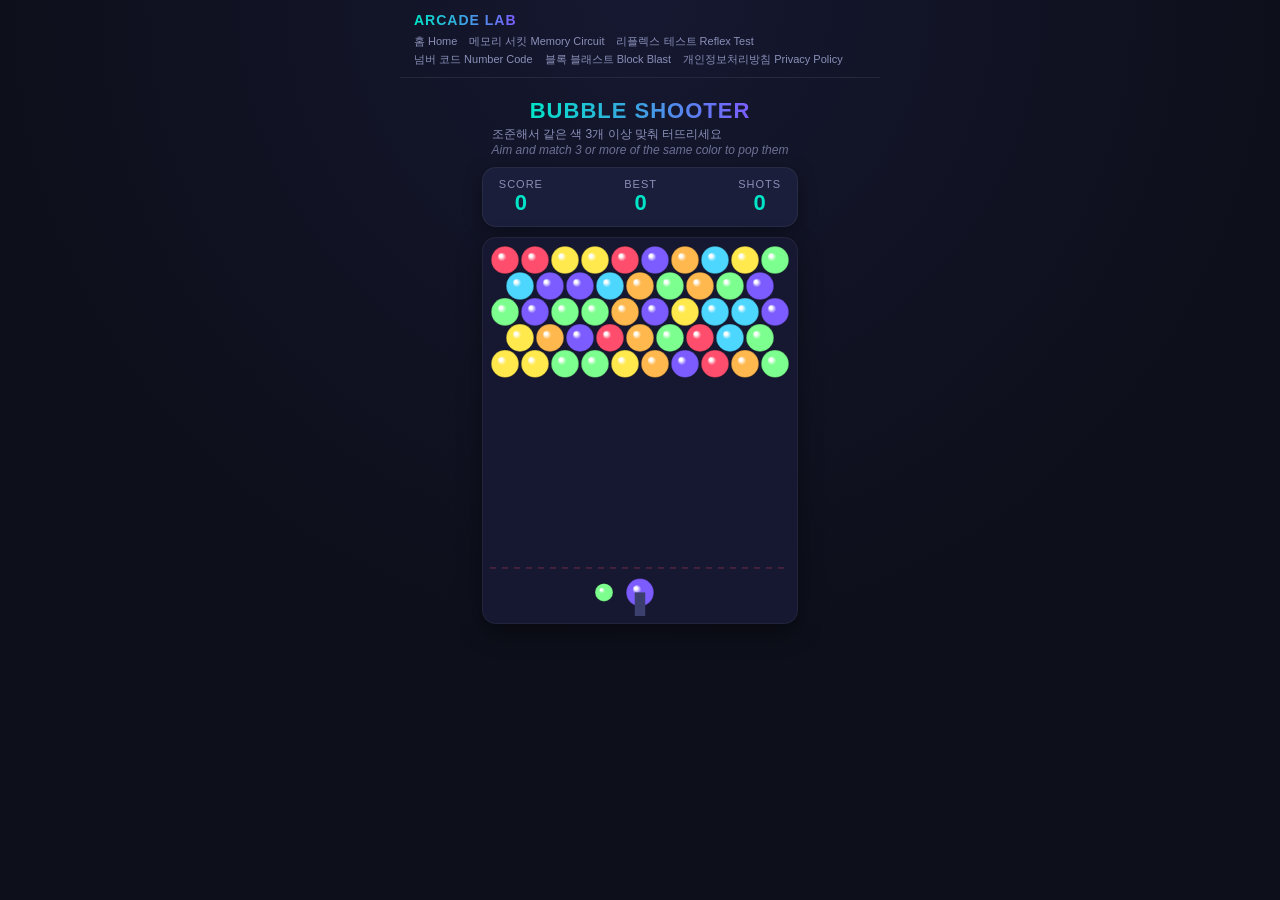
<file: bubble-shooter.html>
<!DOCTYPE html>
<html lang="ko">
<head>
<meta charset="UTF-8">
<meta name="viewport" content="width=device-width, initial-scale=1.0, maximum-scale=1.0, user-scalable=no">
<title>버블 슈터 - 무료 온라인 버블 게임 | Arcade Lab | Bubble Shooter - Free Online Game</title>
<meta name="description" content="같은 색 버블을 맞춰 터뜨리는 무료 버블 슈팅 게임. 설치 없이 브라우저에서 바로 플레이하세요. Play Bubble Shooter, a free bubble-popping game — no install needed.">
  <script async src="https://pagead2.googlesyndication.com/pagead/js/adsbygoogle.js?client=ca-pub-7167125853023495" crossorigin="anonymous"></script>

<!-- Google tag (gtag.js) -->
<script async src="https://www.googletagmanager.com/gtag/js?id=G-E8LR72N3K7"></script>
<script>
  window.dataLayer = window.dataLayer || [];
  function gtag(){dataLayer.push(arguments);}
  gtag('js', new Date());
  gtag('config', 'G-E8LR72N3K7');
</script>
<style>
  :root{
    --bg:#0d0f1a;
    --bg2:#151830;
    --panel:#1a1e3a;
    --accent:#7c5cff;
    --accent2:#00e5c7;
    --danger:#ff4d6d;
    --text:#eef0ff;
    --muted:#8b8fb8;
  }
  *{box-sizing:border-box; -webkit-tap-highlight-color:transparent;}
  html,body{
    margin:0; padding:0; height:100%;
    background:radial-gradient(circle at 50% 0%, var(--bg2), var(--bg) 60%);
    color:var(--text);
    font-family:'Segoe UI','Malgun Gothic',sans-serif;
    overscroll-behavior:none;
    touch-action:none;
    user-select:none;
  }
  body{ display:flex; flex-direction:column; min-height:100vh; }
  #app{
    max-width:480px; margin:0 auto; padding:14px;
    flex:1 1 auto; display:flex; flex-direction:column; align-items:center;
  }
  h1{
    font-size:22px; letter-spacing:1px; margin:6px 0 2px;
    background:linear-gradient(90deg, var(--accent2), var(--accent));
    -webkit-background-clip:text; background-clip:text; color:transparent;
    font-weight:800;
  }
  .sub{color:var(--muted); font-size:12px; margin-bottom:10px;}
  .hud{
    width:100%; display:flex; justify-content:space-between; align-items:center;
    background:var(--panel); border-radius:14px; padding:10px 16px; margin-bottom:10px;
    box-shadow:0 4px 18px rgba(0,0,0,0.35);
    border:1px solid rgba(255,255,255,0.06);
  }
  .hud .box{text-align:center;}
  .hud .label{font-size:11px; color:var(--muted); letter-spacing:1px;}
  .hud .value{font-size:22px; font-weight:800; color:var(--accent2);}
  #stage-wrap{
    width:100%; background:var(--bg2); border-radius:14px; padding:8px;
    box-shadow:inset 0 0 0 1px rgba(255,255,255,0.05), 0 8px 24px rgba(0,0,0,0.4);
    position:relative; overflow:hidden;
  }
  canvas{ display:block; width:100%; touch-action:none; }
  #overlay{
    position:fixed; inset:0; background:rgba(5,6,15,0.88);
    display:none; align-items:center; justify-content:center; flex-direction:column;
    z-index:1000; text-align:center; padding:20px;
  }
  #overlay h2{ font-size:28px; margin-bottom:6px; }
  #overlay h2.win{ color:var(--accent2); }
  #overlay h2.lose{ color:var(--danger); }
  #overlay p{ color:var(--muted); margin-bottom:18px; }
  #overlay button{
    background:linear-gradient(90deg, var(--accent), var(--accent2));
    border:none; color:#0d0f1a; font-weight:800; font-size:15px;
    padding:12px 28px; border-radius:30px; cursor:pointer;
  }

  .site-header{
    width:100%; max-width:480px; margin:0 auto;
    display:flex; justify-content:space-between; align-items:baseline;
    flex-wrap:wrap; gap:6px 14px;
    padding:12px 14px 10px;
    border-bottom:1px solid rgba(255,255,255,0.08);
  }
  .site-header .logo{
    font-weight:800; letter-spacing:1px; font-size:14px;
    background:linear-gradient(90deg, var(--accent2), var(--accent));
    -webkit-background-clip:text; background-clip:text; color:transparent;
    text-decoration:none; white-space:nowrap;
  }
  .site-header nav{ display:flex; flex-wrap:wrap; gap:3px 12px; }
  .site-header nav a{ color:var(--muted); font-size:11px; text-decoration:none; white-space:nowrap; }
  .site-header nav a:hover{ color:var(--accent2); }
</style>
<script type="text/javascript">
    (function(c,l,a,r,i,t,y){
        c[a]=c[a]||function(){(c[a].q=c[a].q||[]).push(arguments)};
        t=l.createElement(r);t.async=1;t.src="https://www.clarity.ms/tag/"+i;
        y=l.getElementsByTagName(r)[0];y.parentNode.insertBefore(t,y);
    })(window, document, "clarity", "script", "yhp6a4xxna");
</script>
</head>

<body>
<div class="site-header">
  <a class="logo" href="index.html">ARCADE LAB</a>
  <nav>
    <a href="index.html">홈 Home</a>
    <a href="memory.html">메모리 서킷 Memory Circuit</a>
    <a href="reaction.html">리플렉스 테스트 Reflex Test</a>
    <a href="baseball.html">넘버 코드 Number Code</a>
    <a href="block-blast.html">블록 블래스트 Block Blast</a>
    <a href="privacy.html">개인정보처리방침 Privacy Policy</a>
  </nav>
</div>
<div id="app">
  <h1>BUBBLE SHOOTER</h1>
  <div class="sub">조준해서 같은 색 3개 이상 맞춰 터뜨리세요<br><span style="opacity:0.75; font-style:italic;">Aim and match 3 or more of the same color to pop them</span></div>

  <div class="hud">
    <div class="box"><div class="label">SCORE</div><div class="value" id="score">0</div></div>
    <div class="box"><div class="label">BEST</div><div class="value" id="best">0</div></div>
    <div class="box"><div class="label">SHOTS</div><div class="value" id="shots">0</div></div>
  </div>

  <div id="stage-wrap">
    <canvas id="game"></canvas>
  </div>
</div>

<div id="overlay">
  <h2 id="overlay-title">GAME OVER</h2>
  <p id="overlay-msg">Final Score: 0</p>
  <button onclick="restartGame()">Play Again</button>
</div>

<script>
(function(){
  const canvas = document.getElementById('game');
  const ctx = canvas.getContext('2d');
  const scoreEl = document.getElementById('score');
  const bestEl = document.getElementById('best');
  const shotsEl = document.getElementById('shots');
  const overlayEl = document.getElementById('overlay');
  const overlayTitle = document.getElementById('overlay-title');
  const overlayMsg = document.getElementById('overlay-msg');

  const COLORS = ['#ff4d6d','#ffb84d','#ffe94d','#4dd7ff','#7c5cff','#7dff8f'];
  const COLS = 10;
  const ROWS_VISIBLE = 12;
  const DANGER_ROW = 11;

  let CW, CH, R, HEXW, ROWH;
  let grid; // grid[row][col] = colorIndex or null. odd rows offset by half.
  let score = 0, best = 0, shots = 0;
  let shooterAngle = -Math.PI/2;
  let currentColor, nextColor;
  let flying = null; // {x,y,vx,vy,color}
  let particles = [];
  let running = true;
  let aiming = false;

  best = parseInt(localStorage.getItem('bs_best') || '0', 10);

  function resize(){
    const wrap = document.getElementById('stage-wrap');
    CW = wrap.clientWidth - 16;
    R = CW / COLS / 2;
    HEXW = R * 2;
    ROWH = R * 1.73;
    CH = ROWH * ROWS_VISIBLE + R*4;
    canvas.width = CW * devicePixelRatio;
    canvas.height = CH * devicePixelRatio;
    canvas.style.height = CH + 'px';
    ctx.setTransform(devicePixelRatio,0,0,devicePixelRatio,0,0);
    draw();
  }

  function cellX(row, col){
    const offset = (row % 2 === 1) ? R : 0;
    return R + col * HEXW + offset;
  }
  function cellY(row){
    return R + row * ROWH;
  }

  function colsInRow(row){
    return (row % 2 === 1) ? COLS - 1 : COLS;
  }

  function emptyGrid(){
    const g = [];
    for(let r=0;r<20;r++){ g.push(Array(colsInRow(r)).fill(null)); }
    return g;
  }

  function seedGrid(){
    grid = emptyGrid();
    const startRows = 5;
    for(let r=0;r<startRows;r++){
      for(let c=0;c<colsInRow(r);c++){
        grid[r][c] = Math.floor(Math.random()*COLORS.length);
      }
    }
  }

  function randomColor(){
    // bias toward colors present on the board for solvability
    const present = new Set();
    for(let r=0;r<grid.length;r++){
      for(let c=0;c<grid[r].length;c++){
        if(grid[r][c] !== null) present.add(grid[r][c]);
      }
    }
    if(present.size === 0) return Math.floor(Math.random()*COLORS.length);
    const arr = Array.from(present);
    return arr[Math.floor(Math.random()*arr.length)];
  }

  function initGame(){
    seedGrid();
    score = 0; shots = 0;
    currentColor = randomColor();
    nextColor = randomColor();
    flying = null;
    particles = [];
    running = true;
    overlayEl.style.display = 'none';
    updateHUD();
    resize();
  }

  function updateHUD(){
    scoreEl.textContent = score;
    bestEl.textContent = best;
    shotsEl.textContent = shots;
  }

  function neighbors(row, col){
    const res = [];
    const isOdd = row % 2 === 1;
    const deltas = isOdd
      ? [[0,-1],[0,1],[-1,0],[-1,1],[1,0],[1,1]]
      : [[0,-1],[0,1],[-1,-1],[-1,0],[1,-1],[1,0]];
    for(const [dr,dc] of deltas){
      const rr = row+dr, cc = col+dc;
      if(rr<0||rr>=grid.length) continue;
      if(cc<0||cc>=grid[rr].length) continue;
      res.push([rr,cc]);
    }
    return res;
  }

  function findCluster(row, col, color){
    const visited = new Set();
    const stack = [[row,col]];
    const cluster = [];
    while(stack.length){
      const [r,c] = stack.pop();
      const key = r+','+c;
      if(visited.has(key)) continue;
      visited.add(key);
      if(grid[r][c] !== color) continue;
      cluster.push([r,c]);
      for(const [nr,nc] of neighbors(r,c)){
        if(!visited.has(nr+','+nc) && grid[nr][nc] === color) stack.push([nr,nc]);
      }
    }
    return cluster;
  }

  function findFloating(){
    // BFS from row 0 (ceiling); anything not connected is floating
    const visited = new Set();
    const stack = [];
    for(let c=0;c<grid[0].length;c++){
      if(grid[0][c] !== null) stack.push([0,c]);
    }
    while(stack.length){
      const [r,c] = stack.pop();
      const key = r+','+c;
      if(visited.has(key)) continue;
      visited.add(key);
      for(const [nr,nc] of neighbors(r,c)){
        if(grid[nr][nc] !== null && !visited.has(nr+','+nc)) stack.push([nr,nc]);
      }
    }
    const floating = [];
    for(let r=0;r<grid.length;r++){
      for(let c=0;c<grid[r].length;c++){
        if(grid[r][c] !== null && !visited.has(r+','+c)) floating.push([r,c]);
      }
    }
    return floating;
  }

  function popCluster(cluster, isFloating){
    cluster.forEach(([r,c]) => {
      const x = cellX(r,c), y = cellY(r);
      spawnParticles(x, y, COLORS[grid[r][c]]);
      grid[r][c] = null;
    });
    const base = isFloating ? 15 : 10;
    score += cluster.length * base;
    if(score > best){ best = score; localStorage.setItem('bs_best', best); }
    updateHUD();
  }

  function spawnParticles(x, y, color){
    for(let i=0;i<8;i++){
      const angle = (Math.PI*2/8)*i;
      particles.push({
        x, y,
        vx: Math.cos(angle)*3, vy: Math.sin(angle)*3,
        color, life:1
      });
    }
  }

  function updateParticles(dt){
    particles = particles.filter(p => p.life > 0);
    particles.forEach(p => {
      p.x += p.vx; p.y += p.vy;
      p.vy += 0.15;
      p.life -= 0.04;
    });
  }

  function findNearestEmptyCell(x, y){
    let best = null, bestDist = Infinity;
    for(let r=0;r<grid.length;r++){
      for(let c=0;c<grid[r].length;c++){
        if(grid[r][c] !== null) continue;
        // only consider cells adjacent to a filled cell or row 0
        let adjacent = r === 0;
        if(!adjacent){
          for(const [nr,nc] of neighbors(r,c)){
            if(grid[nr][nc] !== null){ adjacent = true; break; }
          }
        }
        if(!adjacent) continue;
        const cx = cellX(r,c), cy = cellY(r);
        const d = (cx-x)*(cx-x) + (cy-y)*(cy-y);
        if(d < bestDist){ bestDist = d; best = [r,c]; }
      }
    }
    return best;
  }

  function checkTopReached(){
    for(let c=0;c<grid[DANGER_ROW].length;c++){
      if(grid[DANGER_ROW][c] !== null) return true;
    }
    return false;
  }

  function checkWin(){
    for(let r=0;r<grid.length;r++){
      for(let c=0;c<grid[r].length;c++){
        if(grid[r][c] !== null) return false;
      }
    }
    return true;
  }

  function endGame(win){
    running = false;
    overlayTitle.textContent = win ? 'CLEAR!' : 'GAME OVER';
    overlayTitle.className = win ? 'win' : 'lose';
    overlayMsg.textContent = `Final Score: ${score} (Shots: ${shots})`;
    overlayEl.style.display = 'flex';
  }

  // ---- Rendering ----
  function drawBubble(x, y, colorIdx, radius){
    if(colorIdx === null || colorIdx === undefined) return;
    const grad = ctx.createRadialGradient(x-radius*0.3, y-radius*0.3, radius*0.1, x, y, radius);
    grad.addColorStop(0, '#ffffff');
    grad.addColorStop(0.25, COLORS[colorIdx]);
    grad.addColorStop(1, COLORS[colorIdx]);
    ctx.beginPath();
    ctx.arc(x, y, radius, 0, Math.PI*2);
    ctx.fillStyle = grad;
    ctx.fill();
    ctx.lineWidth = 1;
    ctx.strokeStyle = 'rgba(0,0,0,0.25)';
    ctx.stroke();
  }

  function draw(){
    ctx.clearRect(0,0,CW,CH);

    // danger line
    const dangerY = cellY(DANGER_ROW) + R*1.5;
    ctx.strokeStyle = 'rgba(255,77,109,0.4)';
    ctx.setLineDash([6,6]);
    ctx.beginPath();
    ctx.moveTo(0, dangerY);
    ctx.lineTo(CW, dangerY);
    ctx.stroke();
    ctx.setLineDash([]);

    for(let r=0;r<grid.length;r++){
      for(let c=0;c<grid[r].length;c++){
        if(grid[r][c] === null) continue;
        drawBubble(cellX(r,c), cellY(r), grid[r][c], R*0.92);
      }
    }

    particles.forEach(p => {
      ctx.globalAlpha = Math.max(p.life,0);
      ctx.beginPath();
      ctx.arc(p.x, p.y, R*0.25, 0, Math.PI*2);
      ctx.fillStyle = p.color;
      ctx.fill();
      ctx.globalAlpha = 1;
    });

    // shooter base
    const baseY = CH - R*1.6;
    const baseX = CW/2;

    // aim line
    if(aiming){
      ctx.strokeStyle = 'rgba(255,255,255,0.25)';
      ctx.lineWidth = 2;
      ctx.setLineDash([4,6]);
      ctx.beginPath();
      ctx.moveTo(baseX, baseY);
      const len = 400;
      ctx.lineTo(baseX + Math.cos(shooterAngle)*len, baseY + Math.sin(shooterAngle)*len);
      ctx.stroke();
      ctx.setLineDash([]);
    }

    // next bubble preview
    drawBubble(baseX - R*2.4, baseY, nextColor, R*0.6);

    // current shooter bubble
    if(!flying){
      drawBubble(baseX, baseY, currentColor, R*0.92);
    } else {
      drawBubble(flying.x, flying.y, flying.color, R*0.92);
    }

    // cannon
    ctx.save();
    ctx.translate(baseX, baseY);
    ctx.rotate(shooterAngle + Math.PI/2);
    ctx.fillStyle = '#3a3f6e';
    ctx.fillRect(-R*0.35, 0, R*0.7, R*1.6);
    ctx.restore();
  }

  // ---- Shooting ----
  function shoot(){
    if(flying || !running) return;
    const baseY = CH - R*1.6;
    const baseX = CW/2;
    const speed = 12;
    flying = {
      x: baseX, y: baseY,
      vx: Math.cos(shooterAngle)*speed,
      vy: Math.sin(shooterAngle)*speed,
      color: currentColor
    };
    shots++;
    updateHUD();
  }

  function settleFlying(){
    const cell = findNearestEmptyCell(flying.x, flying.y);
    if(cell){
      const [r,c] = cell;
      grid[r][c] = flying.color;
      const cluster = findCluster(r,c,flying.color);
      if(cluster.length >= 3){
        popCluster(cluster, false);
        const floating = findFloating();
        if(floating.length) popCluster(floating, true);
      }
    }
    flying = null;
    currentColor = nextColor;
    nextColor = randomColor();

    if(checkWin()){ endGame(true); return; }
    if(checkTopReached()){ endGame(false); return; }
  }

  function updateFlying(){
    if(!flying) return;
    flying.x += flying.vx;
    flying.y += flying.vy;
    if(flying.x - R < 0){ flying.x = R; flying.vx *= -1; }
    if(flying.x + R > CW){ flying.x = CW - R; flying.vx *= -1; }
    if(flying.y - R < 0){ settleFlying(); return; }
    // collision with existing bubbles
    for(let r=0;r<grid.length;r++){
      for(let c=0;c<grid[r].length;c++){
        if(grid[r][c] === null) continue;
        const x = cellX(r,c), y = cellY(r);
        const dx = flying.x - x, dy = flying.y - y;
        if(dx*dx + dy*dy < (R*1.85)*(R*1.85)){
          settleFlying();
          return;
        }
      }
    }
  }

  // ---- Input ----
  function angleFromPointer(clientX, clientY){
    const rect = canvas.getBoundingClientRect();
    const x = clientX - rect.left;
    const y = clientY - rect.top;
    const baseY = CH - R*1.6;
    const baseX = CW/2;
    let angle = Math.atan2(y - baseY, x - baseX);
    // clamp to upward hemisphere
    const minA = -Math.PI + 0.15;
    const maxA = -0.15;
    if(angle > 0) angle = angle - Math.PI*2;
    if(angle < minA) angle = minA;
    if(angle > maxA) angle = maxA;
    return angle;
  }

  canvas.addEventListener('pointerdown', (e) => {
    if(!running) return;
    aiming = true;
    shooterAngle = angleFromPointer(e.clientX, e.clientY);
  });
  canvas.addEventListener('pointermove', (e) => {
    if(!aiming) return;
    shooterAngle = angleFromPointer(e.clientX, e.clientY);
  });
  window.addEventListener('pointerup', () => {
    if(aiming){ aiming = false; shoot(); }
  });

  window.addEventListener('resize', resize);

  function loop(){
    updateFlying();
    updateParticles();
    draw();
    requestAnimationFrame(loop);
  }

  window.restartGame = initGame;
  initGame();
  loop();
})();
</script>
</body>
</html>
</file>
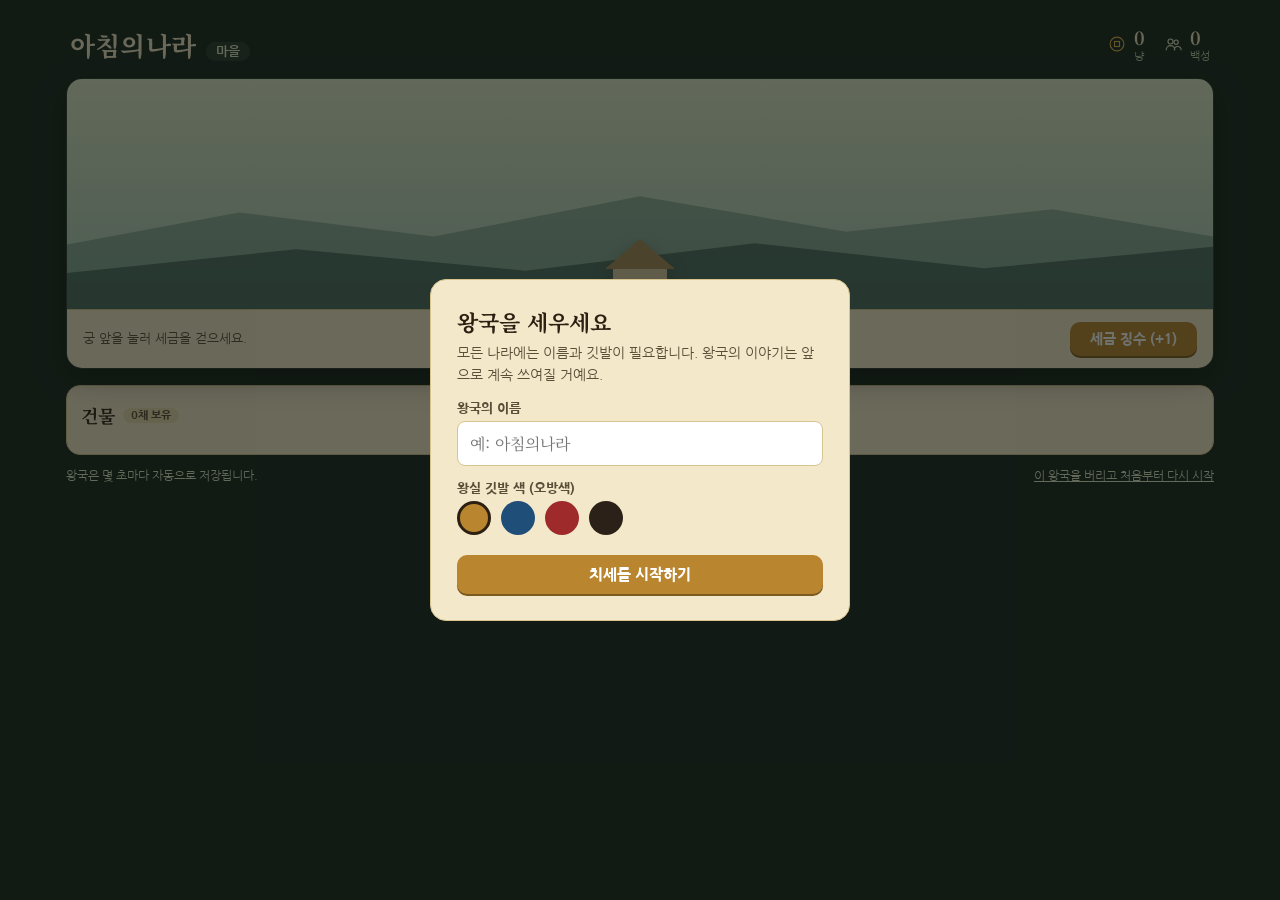
<file: kingdom.html>
<!doctype html>
<html lang="ko">
<head>
<meta charset="UTF-8">
<meta name="viewport" content="width=device-width, initial-scale=1, viewport-fit=cover">
<title>왕국 건설기 — 마을에서 제국까지</title>
<meta name="description" content="초가 오두막에서 시작해 궁궐을 세우고 대제국을 이루는 방치형 왕국 건설 게임.">
<link rel="preconnect" href="https://fonts.googleapis.com">
<link rel="preconnect" href="https://fonts.gstatic.com" crossorigin>
<link href="https://fonts.googleapis.com/css2?family=Noto+Serif+KR:wght@500;600;700;900&family=Gowun+Dodum&family=Nanum+Gothic:wght@400;700;800&display=swap" rel="stylesheet">
<style>
  :root{
    --bg-deep:#16241c;
    --parchment:#f3e8ca;
    --parchment-dim:#e7d8ac;
    --parchment-line:#d8c48f;
    --ink:#2c2013;
    --ink-soft:#5b4d38;
    --gold:#c99a2e;
    --gold-bright:#e3b74a;
    --emerald:#2f5d50;
    --emerald-deep:#1f4038;
    --burgundy:#9e2a2b;
    --sky-a:#dfe9c9;
    --sky-b:#a9c9b8;
    --accent:#b9862f;
    --accent-deep:#7c5a1f;
    --radius-s:6px;
    --radius-m:10px;
    --font-display:'Noto Serif KR', Georgia, serif;
    --font-body:'Nanum Gothic', 'Gowun Dodum', system-ui, sans-serif;
  }
  *{box-sizing:border-box;}
  html,body{margin:0;padding:0;}
  body{
    background:var(--bg-deep);
    font-family:var(--font-body);
    color:var(--ink);
    min-height:100vh;
    -webkit-font-smoothing:antialiased;
  }
  .wrap{max-width:1180px;margin:0 auto;padding:18px 16px 60px;}
  ::selection{background:var(--accent);color:#fff;}
  button{font-family:inherit;}
  :focus-visible{outline:3px solid var(--gold-bright);outline-offset:2px;}

  .topbar{display:flex;align-items:center;justify-content:space-between;gap:12px;color:var(--parchment);padding:6px 4px 14px;flex-wrap:wrap;}
  .kingdom-id{display:flex;align-items:baseline;gap:10px;flex-wrap:wrap;}
  .kingdom-name{font-family:var(--font-display);font-weight:700;font-size:26px;letter-spacing:0.2px;color:var(--parchment);}
  .age-name{font-size:13px;color:var(--sky-a);background:rgba(255,255,255,0.08);padding:3px 10px;border-radius:20px;font-weight:700;}
  .stats-strip{display:flex;gap:18px;align-items:center;flex-wrap:wrap;}
  .stat{display:flex;align-items:center;gap:7px;}
  .stat svg{width:20px;height:20px;flex-shrink:0;color:var(--gold-bright);}
  .stat .num{font-family:var(--font-display);font-weight:700;font-size:18px;color:var(--parchment);font-variant-numeric:tabular-nums;}
  .stat .sub{font-size:11px;color:var(--sky-a);opacity:0.85;}
  .stat.pop svg{color:var(--sky-a);}

  .scene-panel{position:relative;border-radius:16px;overflow:hidden;border:1px solid rgba(255,255,255,0.08);box-shadow:0 10px 30px rgba(0,0,0,0.35);}
  .scene-sky{position:relative;height:230px;background:linear-gradient(180deg,var(--sky-a),var(--sky-b));transition:background 1.1s ease;overflow:hidden;}
  body[data-age="town"] .scene-sky{background:linear-gradient(180deg,#f3e3b0,#c9b884);}
  body[data-age="city"] .scene-sky{background:linear-gradient(180deg,#f2c98d,#c98a5e);}
  body[data-age="capital"] .scene-sky{background:linear-gradient(180deg,#7d6aa3,#4a3d6b);}
  body[data-age="empire"] .scene-sky{background:linear-gradient(180deg,#1b1740,#0c0b22);}
  .stars{position:absolute;inset:0;opacity:0;transition:opacity 1.2s ease;}
  body[data-age="empire"] .stars{opacity:1;}
  .stars span{position:absolute;width:2px;height:2px;background:#f3e8ca;border-radius:50%;}

  .hills-far{position:absolute;left:0;right:0;bottom:0;height:70%;background:var(--emerald);opacity:0.35;clip-path:polygon(0 60%,15% 40%,32% 55%,50% 30%,68% 52%,86% 38%,100% 55%,100% 100%,0 100%);}
  .hills-near{position:absolute;left:0;right:0;bottom:0;height:52%;background:var(--emerald-deep);opacity:0.55;clip-path:polygon(0 70%,20% 50%,40% 68%,60% 45%,80% 66%,100% 48%,100% 100%,0 100%);}

  .scene-props{position:absolute;inset:0;pointer-events:none;}
  .prop{position:absolute;transform:translateX(-50%);transition:opacity 0.4s ease;}
  .prop svg{display:block;filter:drop-shadow(0 2px 2px rgba(0,0,0,0.28));}
  .prop-more{position:absolute;transform:translateX(-50%);background:rgba(20,16,10,0.72);color:#f3e8ca;font-size:9px;font-weight:800;padding:1px 5px;border-radius:8px;white-space:nowrap;}

  .castle{position:absolute;left:50%;bottom:10px;transform:translateX(-50%);cursor:pointer;border:0;background:none;padding:0;filter:drop-shadow(0 6px 8px rgba(0,0,0,0.25));}
  .castle:active svg{transform:scale(0.96);}
  .castle svg{width:150px;height:130px;display:block;transition:transform 0.08s ease;}
  .castle .stage-hut{display:inline;}
  .castle .stage-palace{display:none;}
  body[data-age="city"] .castle .stage-hut, body[data-age="capital"] .castle .stage-hut, body[data-age="empire"] .castle .stage-hut{display:none;}
  body[data-age="city"] .castle .stage-palace, body[data-age="capital"] .castle .stage-palace, body[data-age="empire"] .castle .stage-palace{display:inline;}
  .castle .tower-extra{display:none;}
  body[data-age="city"] .castle .tower-extra, body[data-age="capital"] .castle .tower-extra, body[data-age="empire"] .castle .tower-extra{display:inline;}
  .castle .flag{display:none;}
  body[data-age="capital"] .castle .flag, body[data-age="empire"] .castle .flag{display:inline;}
  .castle .wall{display:none;}
  body[data-age="town"] .castle .wall, body[data-age="city"] .castle .wall, body[data-age="capital"] .castle .wall, body[data-age="empire"] .castle .wall{display:inline;}

  .click-tag{position:absolute;pointer-events:none;font-family:var(--font-display);font-weight:700;color:var(--gold-bright);text-shadow:0 1px 2px rgba(0,0,0,0.5);animation:floatup 0.85s ease-out forwards;font-size:15px;}
  @keyframes floatup{0%{opacity:1;transform:translateY(0);}100%{opacity:0;transform:translateY(-46px);}}
  .scene-flash{position:absolute;inset:0;background:var(--gold-bright);opacity:0;pointer-events:none;}
  .scene-flash.flashing{animation:flashpop 0.9s ease-out;}
  @keyframes flashpop{0%{opacity:0.55;}100%{opacity:0;}}

  .collect-bar{background:var(--parchment);border-top:1px solid var(--parchment-line);padding:12px 16px;display:flex;align-items:center;justify-content:space-between;gap:12px;flex-wrap:wrap;}
  .collect-bar .hint{font-size:13px;color:var(--ink-soft);}
  .btn-collect{background:var(--accent);color:#fff;border:none;padding:10px 20px;border-radius:var(--radius-m);font-weight:800;font-size:14px;cursor:pointer;box-shadow:0 2px 0 var(--accent-deep);}
  .btn-collect:active{transform:translateY(1px);box-shadow:0 1px 0 var(--accent-deep);}

  .board{display:grid;grid-template-columns:1.6fr 1fr;gap:16px;margin-top:16px;}
  @media (max-width:820px){.board{grid-template-columns:1fr;}}
  .panel{background:var(--parchment);border-radius:14px;border:1px solid var(--parchment-line);padding:14px;}
  .panel h2{font-family:var(--font-display);font-size:18px;margin:2px 0 12px;color:var(--ink);display:flex;align-items:center;gap:8px;}
  .panel h2 .count-badge{font-family:var(--font-body);font-size:11px;font-weight:800;color:var(--ink-soft);background:var(--parchment-dim);padding:2px 8px;border-radius:20px;}

  .b-list, .u-list{display:flex;flex-direction:column;gap:8px;}
  .b-card{display:flex;align-items:center;gap:12px;background:#fbf6e6;border:1px solid var(--parchment-line);border-radius:var(--radius-m);padding:10px 12px;}
  .b-icon{width:42px;height:42px;flex-shrink:0;border-radius:10px;display:flex;align-items:center;justify-content:center;background:rgba(47,93,80,0.12);}
  .b-icon svg{width:24px;height:24px;stroke:var(--emerald);}
  .b-card.hue-gold .b-icon{background:rgba(201,154,46,0.16);}
  .b-card.hue-gold .b-icon svg{stroke:var(--gold);}
  .b-card.hue-burgundy .b-icon{background:rgba(158,42,43,0.13);}
  .b-card.hue-burgundy .b-icon svg{stroke:var(--burgundy);}
  .b-info{flex:1;min-width:0;}
  .b-name{font-family:var(--font-display);font-weight:600;font-size:15px;color:var(--ink);}
  .b-meta{font-size:12px;color:var(--ink-soft);margin-top:1px;}
  .b-owned{font-size:11px;font-weight:800;color:var(--ink-soft);margin-top:2px;}
  .b-buy{display:flex;flex-direction:column;align-items:stretch;gap:2px;flex-shrink:0;}
  .b-buy button{background:var(--accent);color:#fff;border:none;border-radius:8px;padding:8px 12px;font-weight:800;font-size:13px;cursor:pointer;min-width:92px;box-shadow:0 2px 0 var(--accent-deep);}
  .b-buy button:disabled{background:#c9c0a4;box-shadow:none;cursor:not-allowed;color:#8a806b;}
  .b-buy button:not(:disabled):active{transform:translateY(1px);box-shadow:none;}
  .b-card.locked{filter:grayscale(0.5);opacity:0.6;}
  .b-card.locked .b-buy button{visibility:hidden;}
  .locked-note{font-size:11px;color:var(--burgundy);font-weight:700;}

  .u-card{background:#fbf6e6;border:1px solid var(--parchment-line);border-radius:var(--radius-m);padding:10px 12px;}
  .u-card.owned{background:rgba(47,93,80,0.10);border-color:var(--emerald);}
  .u-top{display:flex;justify-content:space-between;align-items:center;gap:10px;}
  .u-name{font-family:var(--font-display);font-weight:600;font-size:14.5px;}
  .u-desc{font-size:12px;color:var(--ink-soft);margin-top:3px;}
  .u-buy{background:var(--gold);color:#fff;border:none;border-radius:8px;padding:7px 12px;font-weight:800;font-size:12.5px;cursor:pointer;flex-shrink:0;box-shadow:0 2px 0 #9a7317;}
  .u-buy:disabled{background:#c9c0a4;box-shadow:none;cursor:not-allowed;color:#8a806b;}
  .u-owned-tag{font-size:11px;font-weight:800;color:var(--emerald);flex-shrink:0;}
  .empty-note{font-size:13px;color:var(--ink-soft);padding:8px 2px;}

  .prestige-panel{margin-top:16px;}
  .prestige-panel.hidden{display:none;}
  .prestige-box{display:flex;align-items:center;justify-content:space-between;gap:14px;flex-wrap:wrap;}
  .prestige-box p{margin:4px 0 0;font-size:12.5px;color:var(--ink-soft);max-width:60ch;}
  .btn-prestige{background:var(--burgundy);color:#fff;border:none;border-radius:10px;padding:11px 18px;font-weight:800;font-size:14px;cursor:pointer;box-shadow:0 2px 0 #6b1c1d;}
  .btn-prestige:disabled{background:#c9c0a4;box-shadow:none;cursor:not-allowed;color:#8a806b;}

  .footer-row{display:flex;justify-content:space-between;align-items:center;margin-top:14px;color:var(--sky-a);font-size:11.5px;flex-wrap:wrap;gap:8px;}
  .link-btn{background:none;border:none;color:var(--sky-a);text-decoration:underline;font-size:11.5px;cursor:pointer;padding:0;font-family:inherit;}

  .modal-veil{position:fixed;inset:0;background:rgba(15,20,15,0.6);display:flex;align-items:center;justify-content:center;z-index:50;padding:16px;}
  .modal-veil.hidden{display:none;}
  .modal-card{background:var(--parchment);border-radius:16px;padding:26px;max-width:420px;width:100%;border:1px solid var(--parchment-line);}
  .modal-card h1{font-family:var(--font-display);font-size:22px;margin:0 0 6px;color:var(--ink);}
  .modal-card p{font-size:13.5px;color:var(--ink-soft);margin:0 0 16px;line-height:1.6;}
  .modal-card label{font-size:12.5px;font-weight:800;color:var(--ink-soft);display:block;margin-bottom:6px;}
  .modal-card input[type=text]{width:100%;padding:10px 12px;border-radius:8px;border:1px solid var(--parchment-line);font-family:var(--font-display);font-size:16px;margin-bottom:16px;background:#fff;color:var(--ink);}
  .swatches{display:flex;gap:10px;margin-bottom:20px;}
  .swatch{width:34px;height:34px;border-radius:50%;cursor:pointer;border:3px solid transparent;}
  .swatch.selected{border-color:var(--ink);}
  .modal-card .btn-start{width:100%;background:var(--accent);color:#fff;border:none;padding:12px;border-radius:10px;font-weight:800;font-size:15px;cursor:pointer;box-shadow:0 2px 0 var(--accent-deep);}
  .welcome-back .gain{font-family:var(--font-display);font-size:20px;color:var(--emerald);font-weight:700;margin:10px 0 18px;}

  @media (prefers-reduced-motion:reduce){.click-tag, .scene-flash.flashing{animation:none !important;}}
</style>
<script type="text/javascript">
    (function(c,l,a,r,i,t,y){
        c[a]=c[a]||function(){(c[a].q=c[a].q||[]).push(arguments)};
        t=l.createElement(r);t.async=1;t.src="https://www.clarity.ms/tag/"+i;
        y=l.getElementsByTagName(r)[0];y.parentNode.insertBefore(t,y);
    })(window, document, "clarity", "script", "yhp6a4xxna");
</script>
</head>

<body>
<div class="wrap">

  <div class="topbar">
    <div class="kingdom-id">
      <span class="kingdom-name" id="kingdomNameLabel">아침의나라</span>
      <span class="age-name" id="ageLabel">마을</span>
    </div>
    <div class="stats-strip">
      <div class="stat gold">
        <svg viewBox="0 0 32 32" fill="none" stroke="currentColor" stroke-width="1.8"><circle cx="16" cy="16" r="11"/><rect x="12" y="12" width="8" height="8"/></svg>
        <div><div class="num" id="goldLabel">0</div><div class="sub">냥</div></div>
      </div>
      <div class="stat pop">
        <svg viewBox="0 0 32 32" fill="none" stroke="currentColor" stroke-width="1.8"><circle cx="12" cy="12" r="4"/><circle cx="21" cy="13" r="3.4"/><path d="M5 26c0-4.5 3.4-7.5 7-7.5s7 3 7 7.5M18 26c0-3.6 2.4-6 5.5-6s5.5 2.4 5.5 6"/></svg>
        <div><div class="num" id="popLabel">0</div><div class="sub">백성</div></div>
      </div>
      <div class="stat" id="crownStat" style="display:none;">
        <svg viewBox="0 0 32 32" fill="none" stroke="currentColor" stroke-width="1.8"><path d="M10 27 V14 Q10 8 16 8 Q22 8 22 14 V27 Z"/></svg>
        <div><div class="num" id="crownLabel">0</div><div class="sub">선정비</div></div>
      </div>
    </div>
  </div>

  <div class="scene-panel">
    <div class="scene-sky" id="sceneSky">
      <div class="stars" id="starsLayer"></div>
      <div class="hills-far"></div>
      <div class="hills-near"></div>
      <div class="scene-props" id="sceneProps"></div>
      <button class="castle" id="castleBtn" aria-label="궁을 눌러 세금을 걷습니다">
        <svg viewBox="0 0 150 130" fill="none">
          <rect class="wall" x="10" y="100" width="130" height="12" fill="#8a7350"/>

          <g class="stage-hut">
            <path d="M40 100 L75 70 L110 100 Z" fill="#a9895a"/>
            <rect x="48" y="100" width="54" height="26" fill="#d8c9a0"/>
            <rect x="68" y="110" width="14" height="16" fill="#5b4230"/>
          </g>

          <g class="stage-palace">
            <rect x="35" y="108" width="80" height="10" fill="#9a9282"/>
            <rect x="45" y="80" width="8" height="30" fill="#8a2a2a"/>
            <rect x="63" y="80" width="8" height="30" fill="#8a2a2a"/>
            <rect x="81" y="80" width="8" height="30" fill="#8a2a2a"/>
            <rect x="99" y="80" width="8" height="30" fill="#8a2a2a"/>
            <rect x="53" y="90" width="10" height="20" fill="#e9dfc4"/>
            <rect x="71" y="90" width="10" height="20" fill="#e9dfc4"/>
            <rect x="89" y="90" width="10" height="20" fill="#e9dfc4"/>
            <rect x="40" y="76" width="72" height="6" fill="#2f5d50"/>
            <path d="M30 76 Q75 40 122 76 Q100 66 75 66 Q50 66 30 76 Z" fill="#3a3a3a"/>
            <path d="M40 70 Q75 48 112 70" stroke="#1f1f1f" stroke-width="2" fill="none"/>
          </g>

          <g class="tower-extra">
            <path d="M14 100 Q28 84 42 100 Z" fill="#3a3a3a"/>
            <rect x="20" y="100" width="16" height="14" fill="#e9dfc4"/>
            <path d="M108 100 Q122 84 136 100 Z" fill="#3a3a3a"/>
            <rect x="114" y="100" width="16" height="14" fill="#e9dfc4"/>
          </g>

          <g class="flag">
            <line x1="75" y1="40" x2="75" y2="18" stroke="#3a2c1c" stroke-width="2"/>
            <path d="M75 18 L94 24 L75 30 Z" fill="var(--accent)"/>
          </g>
        </svg>
      </button>
    </div>
    <div class="scene-flash" id="sceneFlash"></div>
    <div class="collect-bar">
      <span class="hint">궁 앞을 눌러 세금을 걷으세요.</span>
      <button class="btn-collect" id="collectBtn">세금 징수 (+<span id="clickValueLabel">1</span>)</button>
    </div>
  </div>

  <div class="board">
    <section class="panel">
      <h2>건물 <span class="count-badge" id="buildingCountBadge">0채 보유</span></h2>
      <div class="b-list" id="buildingList"></div>
    </section>

    <section class="panel">
      <h2>교서</h2>
      <div class="u-list" id="upgradeList"></div>
    </section>
  </div>

  <div class="panel prestige-panel hidden" id="prestigePanel">
    <h2>선정비</h2>
    <div class="prestige-box">
      <div>
        <strong style="font-family:var(--font-display);font-size:15px;" id="prestigeCrownText">선정비를 세우면 0개를 얻습니다.</strong>
        <p>선정비를 세우면 왕국은 다시 마을로 돌아가지만, 세워진 선정비는 대대로 남아 온 나라의 생산력을 영구히 10%씩 늘려줍니다. 선정비는 사라지지 않습니다.</p>
      </div>
      <button class="btn-prestige" id="prestigeBtn" disabled>선정비 세우기</button>
    </div>
  </div>

  <div class="footer-row">
    <span>왕국은 몇 초마다 자동으로 저장됩니다.</span>
    <button class="link-btn" id="resetBtn">이 왕국을 버리고 처음부터 다시 시작</button>
  </div>

</div>

<div class="modal-veil" id="welcomeModal">
  <div class="modal-card">
    <h1>왕국을 세우세요</h1>
    <p>모든 나라에는 이름과 깃발이 필요합니다. 왕국의 이야기는 앞으로 계속 쓰여질 거예요.</p>
    <label for="kingdomNameInput">왕국의 이름</label>
    <input type="text" id="kingdomNameInput" maxlength="24" placeholder="예: 아침의나라">
    <label>왕실 깃발 색 (오방색)</label>
    <div class="swatches" id="swatchRow"></div>
    <button class="btn-start" id="startGameBtn">치세를 시작하기</button>
  </div>
</div>

<div class="modal-veil hidden" id="welcomeBackModal">
  <div class="modal-card welcome-back">
    <h1>자리를 비운 사이</h1>
    <p id="awayTimeText">신하들이 왕국을 잘 다스리고 있었습니다.</p>
    <div class="gain" id="awayGoldText">+0냥</div>
    <button class="btn-start" id="awayCloseBtn">왕국으로 돌아가기</button>
  </div>
</div>

<script>
(function(){
  "use strict";

  var STORAGE_KEY = "kingdomKeepSave_kr_v1";

  /* ---------------- Config ---------------- */

  var ICONS = {
    hut: '<path d="M8 24 L20 12M18 8 L26 10 L23 18 L15 16 Z"/>',
    cottage: '<path d="M6 18 L16 8 L26 18 Z M9 18 V27 H23 V18 M14 27 V21 H18 V27"/>',
    farm: '<path d="M16 27 V9 M16 11 L10 7 M16 11 L22 7 M16 16 L9 13 M16 16 L23 13 M16 21 L10 19 M16 21 L22 19"/>',
    market: '<path d="M6 12 L16 5 L26 12 Z M8 12 V25 H24 V12 M8 21 H24 M13 25 V21 H19 V25"/>',
    quarry: '<path d="M7 25 L14 11 L19 25 Z M14 25 L20 15 L26 25 Z"/>',
    blacksmith: '<path d="M6 21 H24 L20 14 H10 Z M15 21 V26 M10 26 H22"/>',
    shrine: '<path d="M9 26 L13 18 L19 18 L23 26 Z M12 26 L15 20 L17 20 L20 26 Z M16 18 V7 M16 7 L12 11 M16 7 L20 11"/>',
    keep: '<path d="M6 27 V15 H12 V11 H10 V8 H14 V11 H12 V15 H20 V11 H18 V8 H22 V11 H20 V15 H26 V27 Z M6 27 H26"/>',
    bazaar: '<path d="M5 24 Q16 6 27 24 Z M16 6 V2 M16 2 L21 4 L16 6.5 Z"/>',
    treasury: '<path d="M6 14 Q16 5 26 14 V25 H6 Z M14 18 H18 V22 H14 Z"/>'
  };

  var BUILDINGS = [
    {id:"hut", name:"나무꾼의 오두막", desc:"나무꾼과 선녀 이야기가 전해오는 뒷산에서 땔감을 마련합니다.", baseCost:10, costMult:1.14, baseProd:0.15, unlockAt:0, hue:"emerald"},
    {id:"cottage", name:"초가집", desc:"백성들이 모여 사는 초가집입니다. 백성 수를 늘려줍니다.", baseCost:60, costMult:1.15, baseProd:0, isPop:true, unlockAt:0, hue:"gold"},
    {id:"farm", name:"다랑논", desc:"산비탈을 깎아 만든 다랑논에서 벼가 익어갑니다.", baseCost:170, costMult:1.15, baseProd:1.2, unlockAt:100, hue:"emerald"},
    {id:"market", name:"저잣거리 좌판", desc:"저잣거리에 좌판을 펴고 물건을 팝니다.", baseCost:900, costMult:1.15, baseProd:7, unlockAt:1200, hue:"gold"},
    {id:"quarry", name:"채석장", desc:"성벽과 궁궐에 쓸 돌을 캐냅니다.", baseCost:5000, costMult:1.15, baseProd:38, unlockAt:9000, hue:"emerald"},
    {id:"blacksmith", name:"대장간", desc:"풀무질 소리가 끊이지 않는 대장간입니다.", baseCost:24000, costMult:1.15, baseProd:180, unlockAt:55000, hue:"burgundy"},
    {id:"shrine", name:"성황당", desc:"고갯마루 성황당에 오가는 이들이 복을 빌며 엽전을 놓고 갑니다.", baseCost:135000, costMult:1.16, baseProd:850, unlockAt:320000, hue:"emerald"},
    {id:"keep", name:"궁궐", desc:"왕의 위엄이 서린 궁궐, 곳곳에서 진상품이 모여듭니다.", baseCost:950000, costMult:1.16, baseProd:5000, unlockAt:2200000, hue:"gold"},
    {id:"bazaar", name:"육의전", desc:"한양 육의전처럼 온 나라의 귀한 물건이 모여듭니다.", baseCost:6500000, costMult:1.17, baseProd:29000, unlockAt:16000000, hue:"burgundy"},
    {id:"treasury", name:"내탕고", desc:"왕실의 사사로운 곳간이 늘 그득하게 채워집니다.", baseCost:65000000, costMult:1.17, baseProd:175000, unlockAt:160000000, hue:"gold"}
  ];

  var UPGRADES = [
    {id:"quill", name:"명필의 붓", desc:"세금 장부를 정리하는 솜씨가 늘어, 세금 징수 시 얻는 냥이 두 배가 됩니다.", cost:250, type:"clickFlatMult", value:2},
    {id:"seal", name:"옥새", desc:"문서마다 어명의 위엄이 서려, 세금 징수 시 생산량의 3%를 추가로 거둡니다.", cost:12000, type:"clickPercent", value:0.03},
    {id:"charter", name:"보부상 인가장", desc:"전국을 누비는 보부상에게 정식 인가장을 내리니, 온 나라의 생산력이 50% 늘어납니다.", cost:55000, type:"globalMult", value:1.5},
    {id:"guild", name:"객주 연합", desc:"전국의 객주들이 연합하여 물자를 유통하니, 생산력이 두 배가 됩니다.", cost:2200000, type:"globalMult", value:2},
    {id:"blessing", name:"산신령의 가호", desc:"산신령의 가호를 입어, 온 나라의 생산력과 세금 징수액이 모두 두 배가 됩니다.", cost:45000000, type:"globalMult", value:2, alsoClick:2}
  ];

  var AGES = [
    {id:"village", name:"마을", at:0},
    {id:"town", name:"고을", at:5000},
    {id:"city", name:"도읍", at:150000},
    {id:"capital", name:"왕경", at:3000000},
    {id:"empire", name:"대제국", at:60000000}
  ];

  var ACCENTS = [
    {id:"gold", label:"황금빛 (황)", main:"#b9862f", deep:"#7c5a1f"},
    {id:"blue", label:"푸른빛 (청)", main:"#1f4e79", deep:"#12324f"},
    {id:"red", label:"붉은빛 (적)", main:"#9e2a2b", deep:"#6b1c1d"},
    {id:"black", label:"먹빛 (흑)", main:"#2b2118", deep:"#171109"}
  ];

  var PRESTIGE_UNLOCK = 100000000;

  /* Scene props: small silhouettes scattered on the hills so the village
     visibly grows as each building type is built. Each slot is one visible
     unit; beyond that we show a "+N" tag instead of adding more clutter. */
  var PROP_ZONES = {
    hut: {
      size:22,
      svg:'<path d="M2 16 L8 9 L14 16 Z" fill="#a9895a"/><rect x="4" y="16" width="8" height="6" fill="#d8c9a0"/>',
      slots:[[4,14],[10,15],[16,13],[22,16],[28,14]]
    },
    cottage: {
      size:22,
      svg:'<path d="M1 14 L8 6 L15 14 Z" fill="#8a7350"/><rect x="3" y="14" width="10" height="7" fill="#e3d6ad"/><rect x="6.5" y="16" width="3" height="3" fill="#5b4230"/>',
      slots:[[7,50],[14,52],[21,49],[28,53],[35,50]]
    },
    farm: {
      size:22,
      svg:'<rect x="0" y="6" width="16" height="9" rx="2" fill="#6f8f4a"/><line x1="2" y1="9" x2="14" y2="9" stroke="#4f6b34" stroke-width="1"/><line x1="2" y1="12" x2="14" y2="12" stroke="#4f6b34" stroke-width="1"/>',
      slots:[[68,14],[74,16],[80,13],[86,15],[92,14]]
    },
    market: {
      size:22,
      svg:'<path d="M1 12 L8 5 L15 12 Z" fill="#9e2a2b"/><rect x="3" y="12" width="10" height="6" fill="#e9dfc4"/>',
      slots:[[62,49],[69,52],[76,50],[83,53],[90,49]]
    },
    blacksmith: {
      size:17,
      svg:'<rect x="2" y="10" width="10" height="8" fill="#4a4038"/><circle cx="7" cy="9" r="2" fill="#e3702f"/>',
      slots:[[8,84],[16,87],[24,83]]
    },
    quarry: {
      size:17,
      svg:'<path d="M1 16 L6 8 L10 16 Z" fill="#8f8a7c"/><path d="M7 16 L11 10 L15 16 Z" fill="#a39d8c"/>',
      slots:[[70,83],[78,86],[86,82]]
    },
    shrine: {
      size:19,
      svg:'<path d="M4 18 L8 12 L12 18 Z" fill="#8f8a7c"/><path d="M5.5 12 L8 7 L10.5 12 Z" fill="#7a756a"/><line x1="8" y1="7" x2="8" y2="2" stroke="#4a5a3a" stroke-width="1.4"/>',
      slots:[[38,92],[62,94]]
    },
    bazaar: {
      size:20,
      svg:'<path d="M1 14 Q8 3 15 14 Z" fill="#7a2e3b"/><rect x="1" y="14" width="14" height="3" fill="#e9dfc4"/>',
      slots:[[41,18],[59,19]]
    },
    treasury: {
      size:19,
      svg:'<rect x="2" y="10" width="12" height="8" rx="1.5" fill="#8a6a2a"/><rect x="7" y="12" width="2" height="3" fill="#3a2c1c"/>',
      slots:[[33,17],[67,18]]
    }
  };

  /* ---------------- State ---------------- */

  var state = null;

  function freshState(){
    var buildings = {};
    BUILDINGS.forEach(function(b){ buildings[b.id] = 0; });
    var upgrades = {};
    UPGRADES.forEach(function(u){ upgrades[u.id] = false; });
    return {
      name: "아침의나라",
      accent: "gold",
      gold: 0,
      lifetimeGold: 0,
      buildings: buildings,
      upgrades: upgrades,
      crowns: 0,
      lastSeen: Date.now(),
      seenWelcome: false
    };
  }

  function load(){
    try{
      var raw = localStorage.getItem(STORAGE_KEY);
      if(!raw) return null;
      var parsed = JSON.parse(raw);
      var fresh = freshState();
      for(var k in fresh){ if(parsed[k] === undefined) parsed[k] = fresh[k]; }
      BUILDINGS.forEach(function(b){ if(parsed.buildings[b.id] === undefined) parsed.buildings[b.id] = 0; });
      UPGRADES.forEach(function(u){ if(parsed.upgrades[u.id] === undefined) parsed.upgrades[u.id] = false; });
      return parsed;
    }catch(e){ return null; }
  }

  function save(){
    state.lastSeen = Date.now();
    try{ localStorage.setItem(STORAGE_KEY, JSON.stringify(state)); }catch(e){}
  }

  /* ---------------- Derived math ---------------- */

  function buildingCost(b, owned){
    return Math.ceil(b.baseCost * Math.pow(b.costMult, owned));
  }

  function population(){
    var cottage = BUILDINGS.filter(function(b){ return b.isPop; })[0];
    return state.buildings[cottage.id];
  }

  function globalMult(){
    var mult = 1 + state.crowns * 0.1;
    UPGRADES.forEach(function(u){
      if(u.type === "globalMult" && state.upgrades[u.id]) mult *= u.value;
    });
    return mult;
  }

  function popMult(){
    return 1 + population() * 0.01;
  }

  function totalProdPerSec(){
    var sum = 0;
    BUILDINGS.forEach(function(b){
      if(b.isPop) return;
      sum += b.baseProd * state.buildings[b.id];
    });
    return sum * popMult() * globalMult();
  }

  function clickValue(){
    var flat = 1;
    var pct = 0;
    UPGRADES.forEach(function(u){
      if(!state.upgrades[u.id]) return;
      if(u.type === "clickFlatMult") flat *= u.value;
      if(u.alsoClick) flat *= u.alsoClick;
      if(u.type === "clickPercent") pct += u.value;
    });
    return flat + totalProdPerSec() * pct;
  }

  function currentAge(){
    var age = AGES[0];
    AGES.forEach(function(a){ if(state.lifetimeGold >= a.at) age = a; });
    return age;
  }

  function isUnlocked(b){
    return state.lifetimeGold >= b.unlockAt || state.gold >= b.unlockAt;
  }

  function fmt(num){
    if(num < 10000){
      var r = Math.round(num*100)/100;
      return r.toLocaleString('ko-KR', {maximumFractionDigits:2});
    }
    var n = Math.floor(num);
    var units = [[1e16,'경'],[1e12,'조'],[1e8,'억'],[1e4,'만']];
    var result = "";
    var remaining = n;
    var used = 0;
    for(var i=0;i<units.length;i++){
      var uv = units[i][0], us = units[i][1];
      if(remaining >= uv){
        var count = Math.floor(remaining/uv);
        remaining = remaining % uv;
        result += count.toLocaleString('ko-KR') + us + " ";
        used++;
        if(used >= 2) break;
      }
    }
    return result.trim();
  }

  /* ---------------- Rendering ---------------- */

  var els = {};
  ["goldLabel","popLabel","crownLabel","crownStat","ageLabel","kingdomNameLabel",
   "clickValueLabel","buildingList","upgradeList","buildingCountBadge",
   "prestigePanel","prestigeBtn","prestigeCrownText","sceneFlash","starsLayer",
   "welcomeModal","welcomeBackModal","kingdomNameInput","swatchRow","awayGoldText","awayTimeText"
  ].forEach(function(id){ els[id] = document.getElementById(id); });

  var lastAgeId = null;
  var buildingsRenderedFor = null;

  function applyAccent(){
    var acc = ACCENTS.filter(function(a){ return a.id === state.accent; })[0] || ACCENTS[0];
    document.documentElement.style.setProperty("--accent", acc.main);
    document.documentElement.style.setProperty("--accent-deep", acc.deep);
  }

  function renderHUD(){
    els.goldLabel.textContent = fmt(state.gold);
    els.popLabel.textContent = fmt(population());
    els.kingdomNameLabel.textContent = state.name;
    els.clickValueLabel.textContent = fmt(clickValue());

    if(state.crowns > 0){
      els.crownStat.style.display = "flex";
      els.crownLabel.textContent = fmt(state.crowns);
    }

    var age = currentAge();
    els.ageLabel.textContent = age.name;
    if(age.id !== lastAgeId){
      document.body.setAttribute("data-age", age.id);
      if(lastAgeId !== null) flashScene();
      lastAgeId = age.id;
    }
  }

  function flashScene(){
    els.sceneFlash.classList.remove("flashing");
    void els.sceneFlash.offsetWidth;
    els.sceneFlash.classList.add("flashing");
  }

  function renderBuildings(){
    var sig = BUILDINGS.map(function(b){ return isUnlocked(b) ? "1" : "0"; }).join("");
    if(sig === buildingsRenderedFor){ updateBuildingAffordability(); return; }
    buildingsRenderedFor = sig;

    var ownedCount = 0;
    BUILDINGS.forEach(function(b){ ownedCount += state.buildings[b.id]; });
    els.buildingCountBadge.textContent = ownedCount + "채 보유";

    var html = "";
    BUILDINGS.forEach(function(b){
      var unlocked = isUnlocked(b);
      var owned = state.buildings[b.id];
      var cost = buildingCost(b, owned);
      html += '<div class="b-card hue-'+b.hue+(unlocked?"":" locked")+'" data-id="'+b.id+'">';
      html += '<div class="b-icon"><svg viewBox="0 0 32 32" fill="none" stroke="currentColor" stroke-width="1.7" stroke-linecap="round" stroke-linejoin="round">'+ICONS[b.id]+'</svg></div>';
      html += '<div class="b-info">';
      html += '<div class="b-name">'+b.name+'</div>';
      if(unlocked){
        html += '<div class="b-meta">'+b.desc+'</div>';
        html += '<div class="b-owned">'+(b.isPop ? "한 채마다 백성 1명 증가" : ("한 채당 초당 "+fmt(b.baseProd)+"냥 생산"))+' · 보유 '+owned+'채</div>';
      } else {
        html += '<div class="locked-note">누적 수입이 '+fmt(b.unlockAt)+'냥을 넘으면 지을 수 있습니다</div>';
      }
      html += '</div>';
      html += '<div class="b-buy"><button data-buy="'+b.id+'" '+(unlocked?"":"disabled")+'>짓기<br>'+fmt(cost)+'냥</button></div>';
      html += '</div>';
    });
    els.buildingList.innerHTML = html;
    updateBuildingAffordability();
  }

  function updateBuildingAffordability(){
    var buttons = els.buildingList.querySelectorAll("button[data-buy]");
    buttons.forEach(function(btn){
      var id = btn.getAttribute("data-buy");
      var b = BUILDINGS.filter(function(x){ return x.id === id; })[0];
      if(!isUnlocked(b)) return;
      var cost = buildingCost(b, state.buildings[id]);
      btn.disabled = state.gold < cost;
      btn.innerHTML = "짓기<br>"+fmt(cost)+"냥";
    });
  }

  function renderUpgrades(){
    var html = "";
    var anyVisible = false;
    UPGRADES.forEach(function(u){
      var owned = state.upgrades[u.id];
      var visible = owned || state.lifetimeGold >= u.cost * 0.15;
      if(!visible) return;
      anyVisible = true;
      html += '<div class="u-card'+(owned?" owned":"")+'">';
      html += '<div class="u-top"><div><div class="u-name">'+u.name+'</div><div class="u-desc">'+u.desc+'</div></div>';
      if(owned){
        html += '<span class="u-owned-tag">시행됨</span>';
      } else {
        html += '<button class="u-buy" data-upgrade="'+u.id+'" '+(state.gold<u.cost?"disabled":"")+'>'+fmt(u.cost)+'냥</button>';
      }
      html += '</div></div>';
    });
    if(!anyVisible){
      html = '<div class="empty-note">교서는 왕국의 곳간이 차오르면 하나씩 내려집니다.</div>';
    }
    els.upgradeList.innerHTML = html;
  }

  function updateUpgradeAffordability(){
    els.upgradeList.querySelectorAll("button[data-upgrade]").forEach(function(btn){
      var id = btn.getAttribute("data-upgrade");
      var u = UPGRADES.filter(function(x){ return x.id === id; })[0];
      btn.disabled = state.gold < u.cost;
    });
  }

  function renderPrestige(){
    if(state.lifetimeGold < PRESTIGE_UNLOCK && state.crowns === 0){
      els.prestigePanel.classList.add("hidden");
      return;
    }
    els.prestigePanel.classList.remove("hidden");
    var potential = Math.floor(Math.sqrt(state.lifetimeGold / 10000000));
    var gain = Math.max(0, potential - state.crowns);
    els.prestigeCrownText.textContent = "선정비를 세우면 "+gain+"개를 얻습니다.";
    els.prestigeBtn.disabled = gain < 1;
  }

  function renderSceneProps(){
    var container = document.getElementById("sceneProps");
    if(!container) return;
    var html = "";
    BUILDINGS.forEach(function(b){
      var zone = PROP_ZONES[b.id];
      if(!zone) return;
      var owned = state.buildings[b.id];
      if(owned <= 0) return;
      var shown = Math.min(owned, zone.slots.length);
      for(var i=0;i<shown;i++){
        var slot = zone.slots[i];
        html += '<div class="prop" style="left:'+slot[0]+'%;bottom:'+slot[1]+'px;">' +
                '<svg viewBox="0 0 16 22" width="'+zone.size+'" height="'+Math.round(zone.size*1.375)+'">'+zone.svg+'</svg></div>';
      }
      if(owned > zone.slots.length){
        var last = zone.slots[zone.slots.length-1];
        html += '<div class="prop-more" style="left:'+(last[0]+6)+'%;bottom:'+(last[1]+4)+'px;">+'+fmt(owned-zone.slots.length)+'</div>';
      }
    });
    container.innerHTML = html;
  }

  function renderAll(){
    renderHUD();
    renderBuildings();
    renderUpgrades();
    renderPrestige();
    renderSceneProps();
  }

  /* ---------------- Actions ---------------- */

  function doClick(x, y){
    var val = clickValue();
    state.gold += val;
    state.lifetimeGold += val;
    spawnClickTag(x, y, val);
  }

  function spawnClickTag(x, y, val){
    var tag = document.createElement("div");
    tag.className = "click-tag";
    tag.style.left = x + "px";
    tag.style.top = y + "px";
    tag.textContent = "+" + fmt(val);
    document.getElementById("sceneSky").appendChild(tag);
    setTimeout(function(){ tag.remove(); }, 900);
  }

  function buyBuilding(id){
    var b = BUILDINGS.filter(function(x){ return x.id === id; })[0];
    if(!b || !isUnlocked(b)) return;
    var cost = buildingCost(b, state.buildings[id]);
    if(state.gold < cost) return;
    state.gold -= cost;
    state.buildings[id] += 1;
    renderBuildings();
    renderHUD();
    renderSceneProps();
  }

  function buyUpgrade(id){
    var u = UPGRADES.filter(function(x){ return x.id === id; })[0];
    if(!u || state.upgrades[id] || state.gold < u.cost) return;
    state.gold -= u.cost;
    state.upgrades[id] = true;
    renderUpgrades();
    renderHUD();
  }

  function doPrestige(){
    var potential = Math.floor(Math.sqrt(state.lifetimeGold / 10000000));
    var gain = Math.max(0, potential - state.crowns);
    if(gain < 1) return;
    var total = state.crowns + gain;
    if(!confirm("지금 선정비를 세우시겠습니까? 건물과 교서는 모두 사라지지만, 앞으로 영원히 남을 선정비 "+total+"개를 갖게 됩니다 (생산력 +"+(total*10)+"%).")) return;
    state.crowns = total;
    state.gold = 0;
    state.lifetimeGold = 0;
    BUILDINGS.forEach(function(b){ state.buildings[b.id] = 0; });
    UPGRADES.forEach(function(u){ state.upgrades[u.id] = false; });
    buildingsRenderedFor = null;
    renderAll();
    save();
  }

  /* ---------------- Tick loop ---------------- */

  setInterval(function(){
    if(!state) return;
    var gain = totalProdPerSec() * 0.1;
    state.gold += gain;
    state.lifetimeGold += gain;
    renderHUD();
    updateBuildingAffordability();
    updateUpgradeAffordability();
    renderPrestige();
  }, 100);

  setInterval(function(){ if(state) save(); }, 8000);
  window.addEventListener("beforeunload", function(){ if(state) save(); });

  /* ---------------- Offline progress ---------------- */

  function applyOfflineProgress(){
    var elapsedMs = Date.now() - (state.lastSeen || Date.now());
    var elapsedSec = Math.min(elapsedMs/1000, 4*3600);
    if(elapsedSec < 30) return;
    var rate = totalProdPerSec() * 0.5;
    var gained = rate * elapsedSec;
    if(gained <= 0) return;
    state.gold += gained;
    state.lifetimeGold += gained;
    var mins = Math.round(elapsedSec/60);
    var timeText = mins < 60 ? (mins + "분") : (Math.round(mins/60*10)/10 + "시간");
    els.awayTimeText.textContent = "약 "+timeText+" 동안 자리를 비우셨습니다. 신하들이 왕국을 잘 다스리고 있었습니다.";
    els.awayGoldText.textContent = "+" + fmt(gained) + "냥";
    els.welcomeBackModal.classList.remove("hidden");
  }

  /* ---------------- Wire up ---------------- */

  document.getElementById("collectBtn").addEventListener("click", function(){
    var r = document.getElementById("sceneSky").getBoundingClientRect();
    doClick(r.width/2, r.height/2);
    renderHUD();
  });

  document.getElementById("castleBtn").addEventListener("click", function(e){
    var sky = document.getElementById("sceneSky");
    var r = sky.getBoundingClientRect();
    var x = e.clientX - r.left, y = e.clientY - r.top;
    doClick(x, y);
    renderHUD();
  });

  els.buildingList.addEventListener("click", function(e){
    var btn = e.target.closest("button[data-buy]");
    if(!btn) return;
    buyBuilding(btn.getAttribute("data-buy"));
  });

  els.upgradeList.addEventListener("click", function(e){
    var btn = e.target.closest("button[data-upgrade]");
    if(!btn) return;
    buyUpgrade(btn.getAttribute("data-upgrade"));
  });

  document.getElementById("prestigeBtn").addEventListener("click", doPrestige);

  document.getElementById("resetBtn").addEventListener("click", function(){
    if(!confirm("왕국을 완전히 지웁니다. 선정비를 포함한 모든 기록이 사라지며, 되돌릴 수 없습니다. 계속하시겠습니까?")) return;
    localStorage.removeItem(STORAGE_KEY);
    location.reload();
  });

  document.getElementById("awayCloseBtn").addEventListener("click", function(){
    els.welcomeBackModal.classList.add("hidden");
  });

  /* ---------------- Welcome / boot ---------------- */

  function buildSwatches(){
    var html = "";
    ACCENTS.forEach(function(a, i){
      html += '<div class="swatch'+(i===0?" selected":"")+'" data-accent="'+a.id+'" style="background:'+a.main+'" title="'+a.label+'" aria-label="'+a.label+'"></div>';
    });
    els.swatchRow.innerHTML = html;
    var chosen = ACCENTS[0].id;
    els.swatchRow.addEventListener("click", function(e){
      var sw = e.target.closest(".swatch");
      if(!sw) return;
      els.swatchRow.querySelectorAll(".swatch").forEach(function(s){ s.classList.remove("selected"); });
      sw.classList.add("selected");
      chosen = sw.getAttribute("data-accent");
    });
    return function(){ return chosen; };
  }

  function buildStars(){
    var html = "";
    for(var i=0;i<40;i++){
      var x = Math.random()*100, y = Math.random()*70;
      html += '<span style="left:'+x+'%;top:'+y+'%;opacity:'+(0.3+Math.random()*0.7)+'"></span>';
    }
    els.starsLayer.innerHTML = html;
  }

  function boot(){
    var existing = load();
    buildStars();

    if(existing){
      state = existing;
      els.welcomeModal.classList.add("hidden");
      applyAccent();
      document.body.setAttribute("data-age", currentAge().id);
      lastAgeId = currentAge().id;
      applyOfflineProgress();
      renderAll();
    } else {
      state = freshState();
      var getAccent = buildSwatches();
      els.welcomeModal.classList.remove("hidden");
      document.getElementById("startGameBtn").addEventListener("click", function(){
        var name = els.kingdomNameInput.value.trim();
        state.name = name.length ? name.slice(0,24) : "아침의나라";
        state.accent = getAccent();
        applyAccent();
        document.body.setAttribute("data-age", "village");
        lastAgeId = "village";
        els.welcomeModal.classList.add("hidden");
        renderAll();
        save();
      });
    }
  }

  boot();

})();
</script>
</body>
</html>
</file>
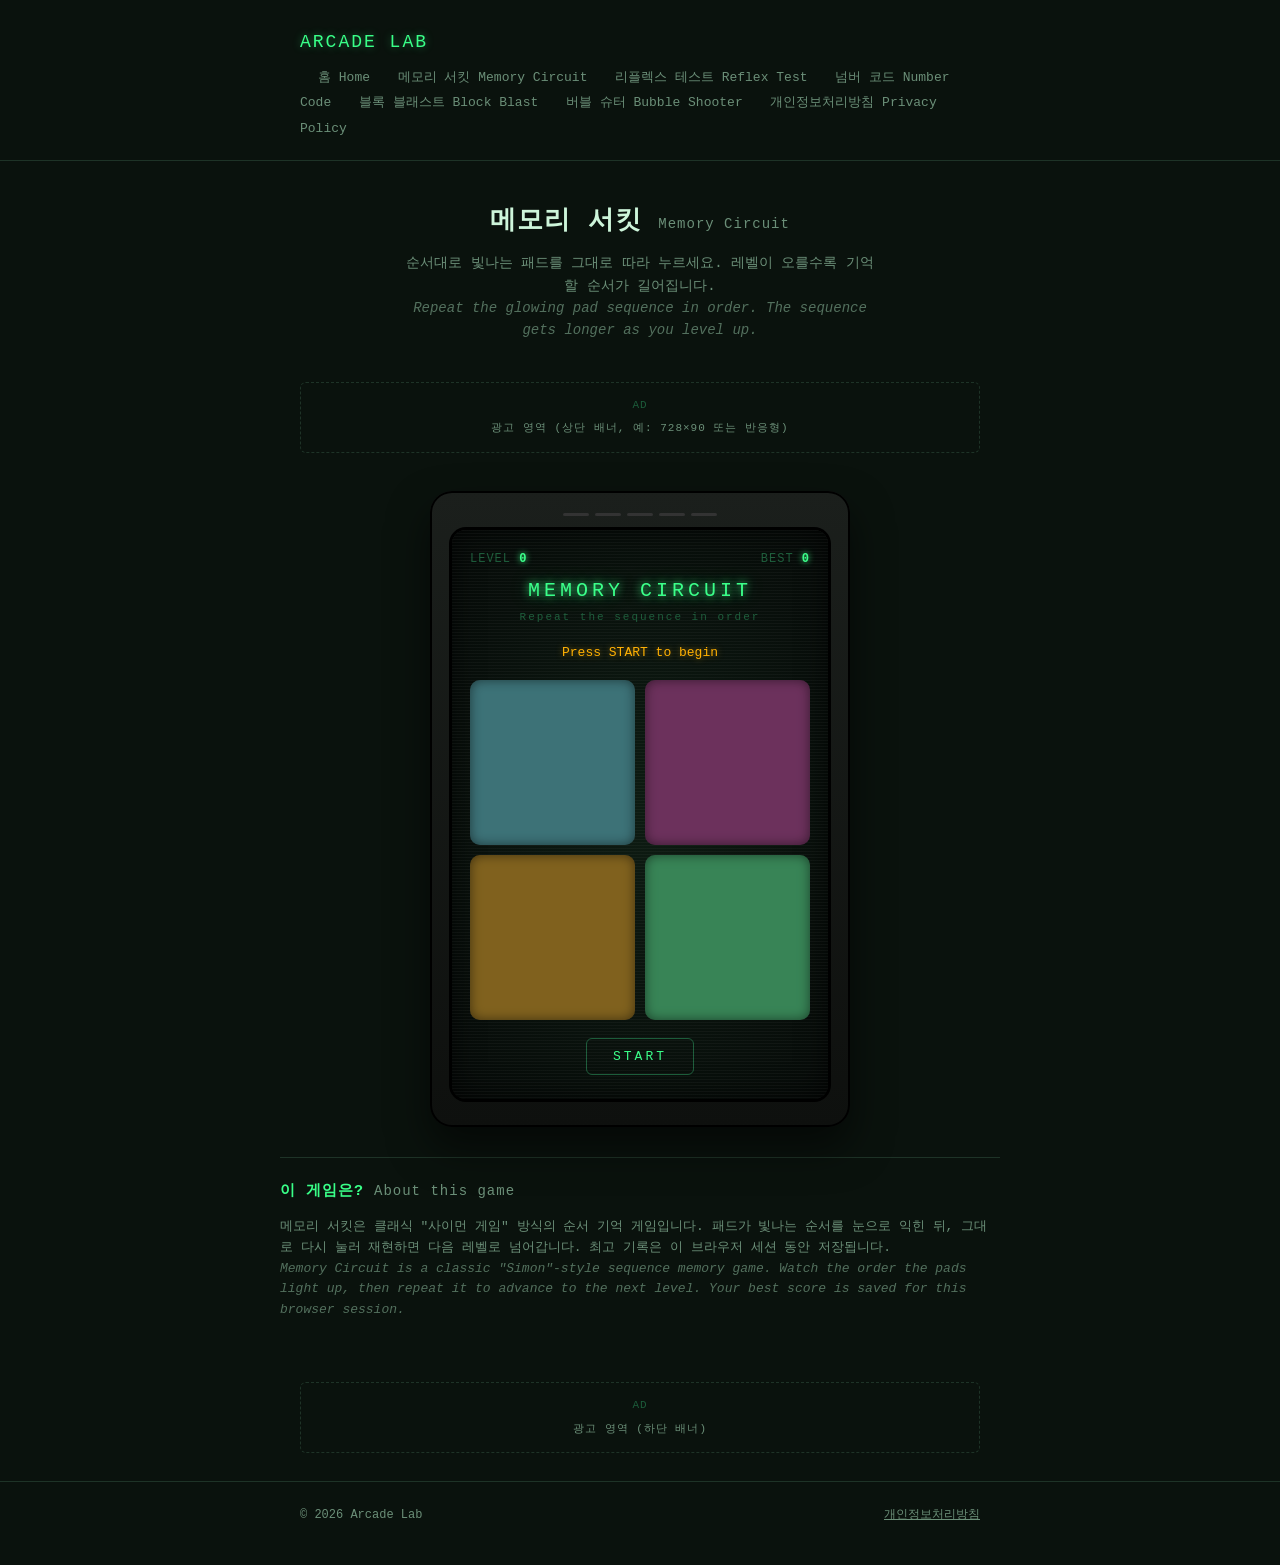
<file: memory.html>
<!DOCTYPE html>
<html lang="ko">
<head>
<meta charset="UTF-8">
<meta name="viewport" content="width=device-width, initial-scale=1.0">
<title>메모리 서킷 — Arcade Lab | Memory Circuit - Free Retro Game</title>
<meta name="description" content="레트로 아케이드 감성의 순서 기억 게임, 메모리 서킷을 무료로 플레이하세요. Play Memory Circuit, a free retro-style sequence memory game.">
<script async src="https://pagead2.googlesyndication.com/pagead/js/adsbygoogle.js?client=ca-pub-7167125853023495"
     crossorigin="anonymous"></script>
<!-- Google tag (gtag.js) -->
<script async src="https://www.googletagmanager.com/gtag/js?id=G-E8LR72N3K7"></script>
<script>
  window.dataLayer = window.dataLayer || [];
  function gtag(){dataLayer.push(arguments);}
  gtag('js', new Date());
  gtag('config', 'G-E8LR72N3K7');
</script>    
<style>
:root {
  --bg: #0a120d;
  --panel: #12201a;
  --panel-line: #1e3327;
  --phosphor: #39ff88;
  --phosphor-dim: #1c5c3a;
  --amber: #ffb000;
  --text: #cdf5da;
  --text-dim: #6b8f78;
}

* { box-sizing: border-box; }

html, body {
  margin: 0;
  background: var(--bg);
  color: var(--text);
  font-family: "Courier New", ui-monospace, monospace;
  line-height: 1.6;
}

a { color: var(--phosphor); }

.wrap {
  max-width: 720px;
  margin: 0 auto;
  padding: 0 20px;
}

header.site {
  padding: 28px 0 18px;
  border-bottom: 1px solid var(--panel-line);
}

header.site .wrap {
  display: flex;
  justify-content: space-between;
  align-items: baseline;
  flex-wrap: wrap;
  gap: 8px;
}

.logo {
  font-size: 18px;
  letter-spacing: 2px;
  color: var(--phosphor);
  text-shadow: 0 0 8px rgba(57,255,136,0.4);
  text-decoration: none;
}

nav.site a {
  color: var(--text-dim);
  text-decoration: none;
  font-size: 13px;
  margin-left: 18px;
}
nav.site a:hover { color: var(--phosphor); }

.hero {
  padding: 40px 0 12px;
  text-align: center;
}

.hero h1 {
  font-size: 26px;
  letter-spacing: 1px;
  margin: 0 0 10px;
  color: var(--text);
}

.hero p {
  color: var(--text-dim);
  font-size: 14px;
  max-width: 480px;
  margin: 0 auto;
}

.ad-slot {
  max-width: 680px;
  margin: 28px auto;
  padding: 14px;
  border: 1px dashed var(--panel-line);
  border-radius: 6px;
  text-align: center;
  font-size: 11px;
  letter-spacing: 1px;
  color: var(--text-dim);
}
.ad-slot .tag {
  display: block;
  margin-bottom: 6px;
  color: var(--phosphor-dim);
}

.game-section {
  padding: 10px 0 30px;
  display: flex;
  justify-content: center;
}

.about {
  padding: 10px 0 20px;
  border-top: 1px solid var(--panel-line);
}

.about h2 {
  font-size: 15px;
  color: var(--phosphor);
  letter-spacing: 1px;
}

.about p {
  font-size: 13px;
  color: var(--text-dim);
}

footer.site {
  padding: 24px 0 40px;
  border-top: 1px solid var(--panel-line);
  margin-top: 20px;
  font-size: 12px;
  color: var(--text-dim);
  display: flex;
  justify-content: space-between;
  flex-wrap: wrap;
  gap: 10px;
}

footer.site a { color: var(--text-dim); text-decoration: underline; }
footer.site a:hover { color: var(--phosphor); }

.legal {
  padding: 40px 0 60px;
}

.legal h1 {
  font-size: 20px;
  color: var(--phosphor);
}

.legal h2 {
  font-size: 15px;
  color: var(--text);
  margin-top: 28px;
}

.legal p, .legal li {
  font-size: 13px;
  color: var(--text-dim);
}

.legal .updated {
  font-size: 11px;
  color: var(--phosphor-dim);
  margin-bottom: 24px;
}

/* ---- Game: Memory Circuit ---- */
.cabinet {
  width: min(92vw, 420px);
  background: linear-gradient(180deg, #1b1f1c, #0e100e);
  border-radius: 22px;
  padding: 22px 22px 28px;
  box-shadow: 0 0 0 2px #000 inset, 0 20px 40px rgba(0,0,0,0.55);
}

.vents { display: flex; justify-content: center; gap: 6px; margin-bottom: 14px; }
.vents span { width: 26px; height: 3px; background: #333; border-radius: 2px; }

.screen {
  position: relative;
  background: radial-gradient(ellipse at center, #0d1b12 0%, #060a08 100%);
  border-radius: 14px;
  padding: 20px 18px 24px;
  box-shadow: 0 0 0 3px #000, inset 0 0 30px rgba(0,0,0,0.7);
  overflow: hidden;
}

.screen::before {
  content: "";
  position: absolute;
  inset: 0;
  pointer-events: none;
  background: repeating-linear-gradient(to bottom, rgba(255,255,255,0.035) 0px, rgba(255,255,255,0.035) 1px, transparent 1px, transparent 3px);
  animation: flicker 6s infinite;
}
@keyframes flicker { 0%, 96%, 100% { opacity: 1; } 97% { opacity: 0.85; } 98% { opacity: 1; } }

.hud { display: flex; justify-content: space-between; font-size: 12px; letter-spacing: 1px; color: var(--phosphor-dim); margin-bottom: 4px; }
.hud b { color: var(--phosphor); text-shadow: 0 0 6px var(--phosphor); }

.game-title { text-align: center; font-size: 20px; letter-spacing: 4px; color: var(--phosphor); text-shadow: 0 0 8px var(--phosphor), 0 0 20px rgba(57,255,136,0.35); margin: 6px 0 2px; }
.game-subtitle { text-align: center; font-size: 11px; color: var(--phosphor-dim); letter-spacing: 2px; margin-bottom: 16px; }
.message { text-align: center; min-height: 20px; font-size: 13px; color: var(--amber); text-shadow: 0 0 6px rgba(255,176,0,0.5); margin-bottom: 16px; }

.pad-grid { display: grid; grid-template-columns: 1fr 1fr; gap: 10px; margin-bottom: 18px; }
.pad { aspect-ratio: 1; border: none; border-radius: 10px; cursor: pointer; filter: brightness(0.55) saturate(0.7); transition: filter 0.08s, transform 0.08s; box-shadow: inset 0 0 12px rgba(0,0,0,0.5); }
.pad:active { transform: scale(0.97); }
.pad:disabled { cursor: default; }
.pad.lit { filter: brightness(1.3) saturate(1.2); }
.pad-0 { background: #4dd8e6; }
.pad-1 { background: #e64dbd; }
.pad-2 { background: var(--amber); }
.pad-3 { background: var(--phosphor); }
.pad.lit.pad-0 { box-shadow: 0 0 22px 4px #4dd8e6; }
.pad.lit.pad-1 { box-shadow: 0 0 22px 4px #e64dbd; }
.pad.lit.pad-2 { box-shadow: 0 0 22px 4px var(--amber); }
.pad.lit.pad-3 { box-shadow: 0 0 22px 4px var(--phosphor); }

.start-btn { display: block; margin: 0 auto; padding: 10px 26px; background: transparent; border: 1px solid var(--phosphor-dim); color: var(--phosphor); letter-spacing: 3px; font-size: 13px; font-family: inherit; border-radius: 6px; cursor: pointer; transition: background 0.15s, box-shadow 0.15s; }
.start-btn:hover { background: rgba(57,255,136,0.08); box-shadow: 0 0 12px rgba(57,255,136,0.25); }
.start-btn:disabled { opacity: 0.35; cursor: default; }

/* ---- Game hub (index) ---- */
.game-list {
  display: grid;
  gap: 14px;
  padding: 10px 0 30px;
}

.game-card {
  display: block;
  text-decoration: none;
  color: inherit;
  background: var(--panel);
  border: 1px solid var(--panel-line);
  border-radius: 10px;
  padding: 18px 20px;
  transition: border-color 0.15s, transform 0.1s;
}
.game-card:hover {
  border-color: var(--phosphor-dim);
  transform: translateY(-2px);
}

.game-card .name {
  font-size: 17px;
  color: var(--phosphor);
  margin-bottom: 6px;
  display: flex;
  align-items: baseline;
  justify-content: space-between;
  gap: 10px;
}

.game-card .name .play {
  font-size: 11px;
  color: var(--amber);
  letter-spacing: 1px;
  white-space: nowrap;
}

.game-card .desc {
  font-size: 13px;
  color: var(--text-dim);
}

/* ---- Reflex test game ---- */
.reflex-box {
  width: min(92vw, 420px);
  aspect-ratio: 4 / 3;
  border-radius: 14px;
  border: 1px solid var(--panel-line);
  display: flex;
  align-items: center;
  justify-content: center;
  flex-direction: column;
  cursor: pointer;
  user-select: none;
  transition: background 0.15s;
  text-align: center;
  padding: 20px;
}
.reflex-box.idle { background: var(--panel); }
.reflex-box.waiting { background: #3a1414; }
.reflex-box.go { background: #123a1e; }
.reflex-box.early { background: #3a1414; }

.reflex-box .big {
  font-size: 28px;
  letter-spacing: 2px;
  margin-bottom: 8px;
}
.reflex-box.waiting .big { color: #ff6b6b; }
.reflex-box.go .big { color: var(--phosphor); text-shadow: 0 0 14px var(--phosphor); }
.reflex-box.idle .big { color: var(--text); }
.reflex-box.early .big { color: #ff6b6b; }

.reflex-box .small {
  font-size: 12px;
  color: var(--text-dim);
}

.reflex-stats {
  display: flex;
  justify-content: center;
  gap: 28px;
  margin-top: 16px;
  font-size: 12px;
  color: var(--text-dim);
}
.reflex-stats b { color: var(--phosphor); }

/* ---- Number baseball game ---- */
.terminal {
  width: min(92vw, 420px);
  background: var(--panel);
  border: 1px solid var(--panel-line);
  border-radius: 10px;
  padding: 20px;
}

.terminal .prompt {
  display: flex;
  flex-direction: column;
  gap: 10px;
  margin-bottom: 14px;
}

.terminal input[type="text"] {
  width: 100%;
  background: var(--bg);
  border: 1px solid var(--panel-line);
  color: var(--phosphor);
  font-family: inherit;
  font-size: 16px;
  letter-spacing: 4px;
  padding: 10px;
  border-radius: 6px;
  text-align: center;
}
.terminal input[type="text"]:focus {
  outline: none;
  border-color: var(--phosphor-dim);
}

.terminal button.guess-btn {
  width: 100%;
  background: transparent;
  border: 1px solid var(--phosphor-dim);
  color: var(--phosphor);
  font-family: inherit;
  padding: 10px 16px;
  border-radius: 6px;
  cursor: pointer;
  font-size: 13px;
}
.terminal button.guess-btn:hover {
  background: rgba(57,255,136,0.08);
}
.terminal button.guess-btn:disabled {
  opacity: 0.35;
  cursor: default;
}

.terminal .log {
  font-size: 13px;
  max-height: 220px;
  overflow-y: auto;
  display: flex;
  flex-direction: column-reverse;
  gap: 4px;
  border-top: 1px solid var(--panel-line);
  padding-top: 10px;
}

.terminal .log .row {
  display: flex;
  justify-content: space-between;
  color: var(--text-dim);
}
.terminal .log .row .code { color: var(--text); letter-spacing: 3px; }
.terminal .log .row .result { color: var(--amber); }
.terminal .log .row.win .result { color: var(--phosphor); }

.terminal .status {
  text-align: center;
  font-size: 13px;
  color: var(--amber);
  margin-bottom: 14px;
  min-height: 18px;
}

</style>

<script type="text/javascript">
    (function(c,l,a,r,i,t,y){
        c[a]=c[a]||function(){(c[a].q=c[a].q||[]).push(arguments)};
        t=l.createElement(r);t.async=1;t.src="https://www.clarity.ms/tag/"+i;
        y=l.getElementsByTagName(r)[0];y.parentNode.insertBefore(t,y);
    })(window, document, "clarity", "script", "yhp6a4xxna");
</script>
</head>

<body>

<header class="site">
  <div class="wrap">
    <a class="logo" href="index.html">ARCADE LAB</a>
    <nav class="site">
      <a href="index.html">홈 Home</a>
      <a href="memory.html">메모리 서킷 Memory Circuit</a>
      <a href="reaction.html">리플렉스 테스트 Reflex Test</a>
      <a href="baseball.html">넘버 코드 Number Code</a>
      <a href="block-blast.html">블록 블래스트 Block Blast</a>
      <a href="bubble-shooter.html">버블 슈터 Bubble Shooter</a>
      <a href="privacy.html">개인정보처리방침 Privacy Policy</a>
    </nav>
  </div>
</header>

<div class="hero wrap">
  <h1>메모리 서킷 <span style="font-size:14px; color:var(--text-dim); font-weight:normal;">Memory Circuit</span></h1>
  <p>순서대로 빛나는 패드를 그대로 따라 누르세요. 레벨이 오를수록 기억할 순서가 길어집니다.<br>
  <span style="opacity:0.75; font-style:italic;">Repeat the glowing pad sequence in order. The sequence gets longer as you level up.</span></p>
</div>

<div class="ad-slot">
  <span class="tag">AD</span>
  광고 영역 (상단 배너, 예: 728×90 또는 반응형)
</div>

<section class="game-section">
  <div class="cabinet">
    <div class="vents"><span></span><span></span><span></span><span></span><span></span></div>

    <div class="screen">
      <div class="hud">
        <span>LEVEL <b id="level">0</b></span>
        <span>BEST <b id="best">0</b></span>
      </div>

      <div class="game-title">MEMORY CIRCUIT</div>
      <div class="game-subtitle">Repeat the sequence in order</div>

      <div class="message" id="message">Press START to begin</div>

      <div class="pad-grid">
        <button class="pad pad-0" data-idx="0" disabled></button>
        <button class="pad pad-1" data-idx="1" disabled></button>
        <button class="pad pad-2" data-idx="2" disabled></button>
        <button class="pad pad-3" data-idx="3" disabled></button>
      </div>

      <button class="start-btn" id="startBtn">START</button>
    </div>
  </div>
</section>

<div class="wrap about">
  <h2>이 게임은? <span style="font-size:14px; color:var(--text-dim); font-weight:normal;">About this game</span></h2>
  <p>
    메모리 서킷은 클래식 "사이먼 게임" 방식의 순서 기억 게임입니다.
    패드가 빛나는 순서를 눈으로 익힌 뒤, 그대로 다시 눌러 재현하면 다음 레벨로 넘어갑니다.
    최고 기록은 이 브라우저 세션 동안 저장됩니다.<br>
    <span style="opacity:0.75; font-style:italic;">Memory Circuit is a classic "Simon"-style sequence memory game.
    Watch the order the pads light up, then repeat it to advance to the next level.
    Your best score is saved for this browser session.</span>
  </p>
</div>

<script>
  const pads = Array.from(document.querySelectorAll('.pad'));
  const startBtn = document.getElementById('startBtn');
  const messageEl = document.getElementById('message');
  const levelEl = document.getElementById('level');
  const bestEl = document.getElementById('best');

  let sequence = [];
  let playerStep = 0;
  let best = 0;
  let acceptingInput = false;

  function setPadsEnabled(enabled) {
    pads.forEach(p => p.disabled = !enabled);
  }

  function lightPad(idx, duration = 420) {
    return new Promise(resolve => {
      const pad = pads[idx];
      pad.classList.add('lit');
      setTimeout(() => {
        pad.classList.remove('lit');
        setTimeout(resolve, 140);
      }, duration);
    });
  }

  async function playSequence() {
    acceptingInput = false;
    setPadsEnabled(false);
    messageEl.textContent = 'Watch the pattern...';
    await new Promise(r => setTimeout(r, 500));
    for (const idx of sequence) {
      await lightPad(idx);
    }
    messageEl.textContent = 'Now repeat it';
    playerStep = 0;
    acceptingInput = true;
    setPadsEnabled(true);
  }

  function nextRound() {
    sequence.push(Math.floor(Math.random() * 4));
    levelEl.textContent = sequence.length;
    playSequence();
  }

  function gameOver() {
    acceptingInput = false;
    setPadsEnabled(false);
    if (sequence.length - 1 > best) {
      best = sequence.length - 1;
      bestEl.textContent = best;
    }
    messageEl.textContent = `Game Over! Reached level ${sequence.length - 1}`;
    startBtn.disabled = false;
    startBtn.textContent = 'Restart';
  }

  pads.forEach(pad => {
    pad.addEventListener('click', async () => {
      if (!acceptingInput) return;
      const idx = Number(pad.dataset.idx);
      pad.classList.add('lit');
      setTimeout(() => pad.classList.remove('lit'), 200);

      if (idx === sequence[playerStep]) {
        playerStep++;
        if (playerStep === sequence.length) {
          acceptingInput = false;
          setPadsEnabled(false);
          messageEl.textContent = 'Correct! Next level...';
          setTimeout(nextRound, 700);
        }
      } else {
        gameOver();
      }
    });
  });

  startBtn.addEventListener('click', () => {
    sequence = [];
    levelEl.textContent = '0';
    startBtn.disabled = true;
    startBtn.textContent = 'START';
    nextRound();
  });
</script>

<div class="ad-slot">
  <span class="tag">AD</span>
  광고 영역 (하단 배너)
</div>

<footer class="site">
  <div class="wrap" style="display:flex; justify-content:space-between; width:100%; flex-wrap:wrap; gap:10px;">
    <span>&copy; 2026 Arcade Lab</span>
    <a href="privacy.html">개인정보처리방침</a>
  </div>
</footer>

</body>
</html>
</file>
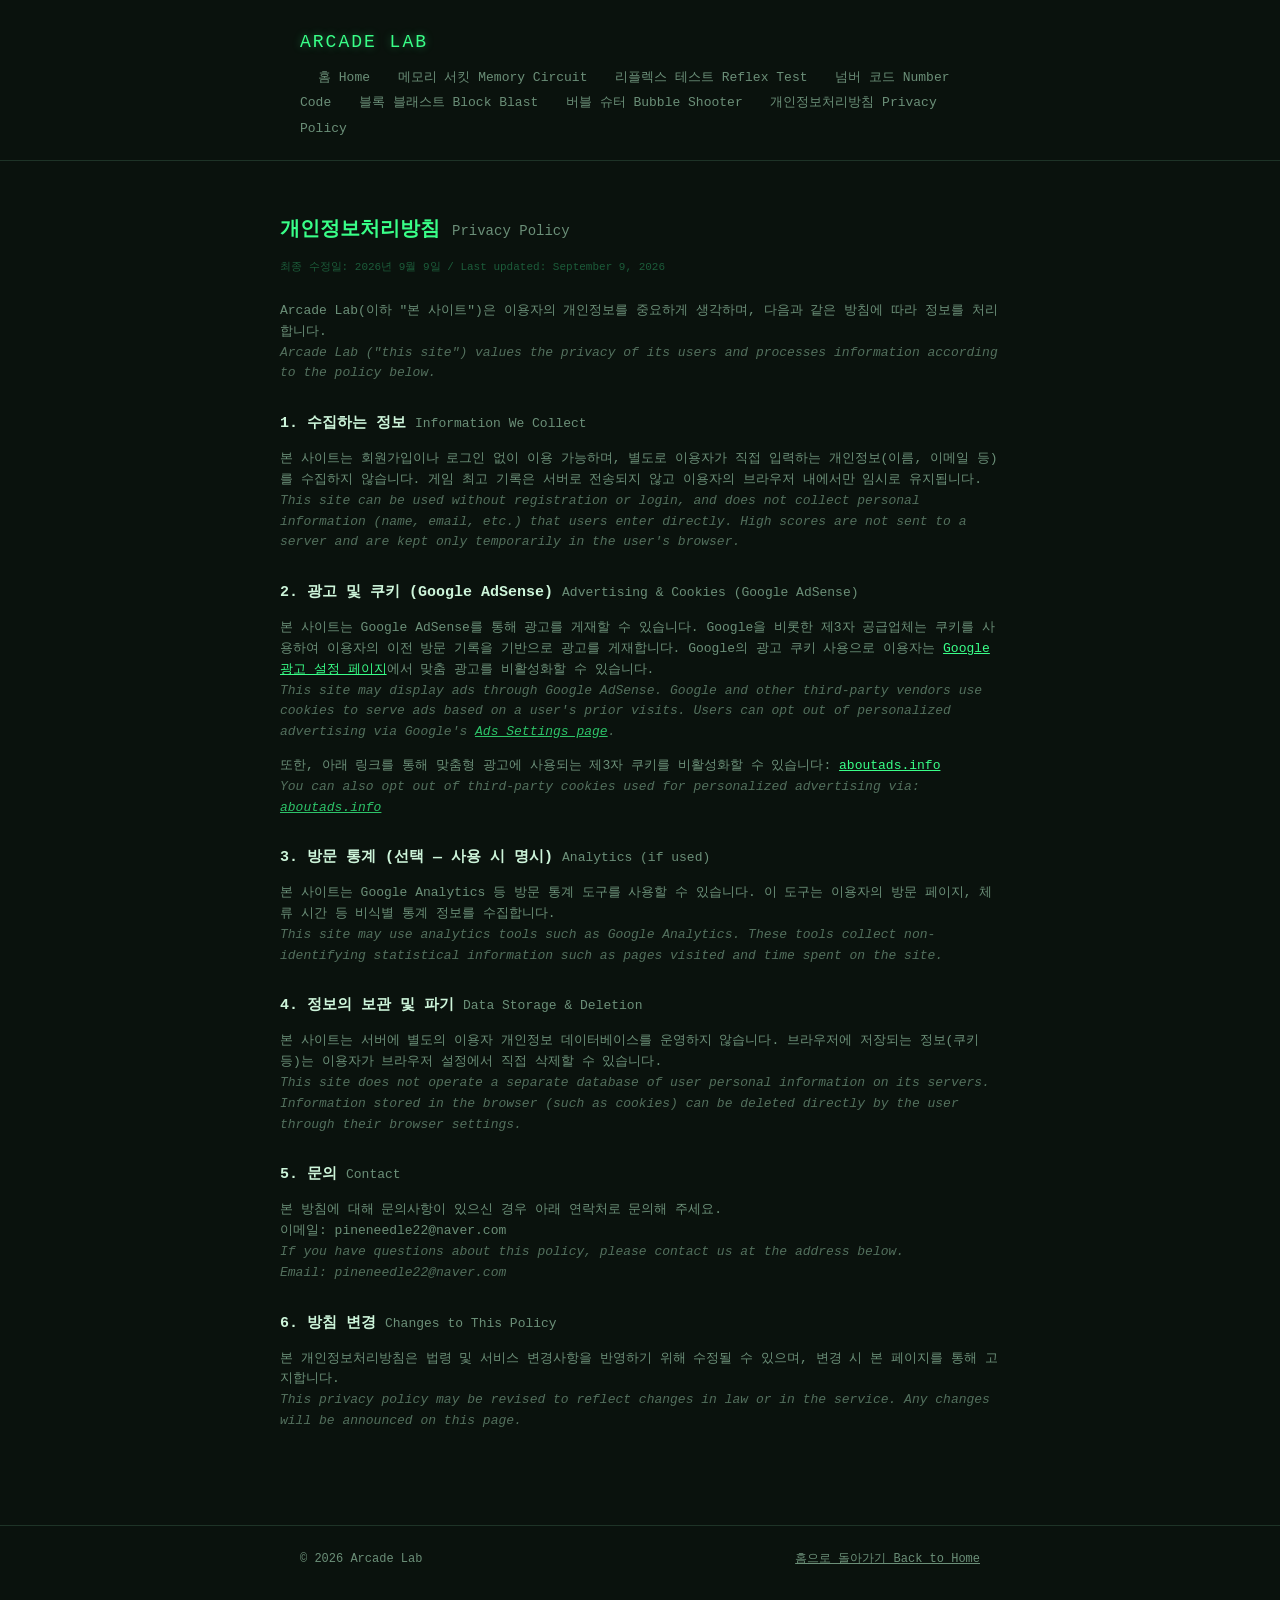
<file: privacy.html>
<!DOCTYPE html>
<html lang="ko">
<head>
<meta charset="UTF-8">
<meta name="viewport" content="width=device-width, initial-scale=1.0">
<title>개인정보처리방침 — Arcade Lab | Privacy Policy</title>
<script async src="https://pagead2.googlesyndication.com/pagead/js/adsbygoogle.js?client=ca-pub-7167125853023495"
     crossorigin="anonymous"></script>
<!-- Google tag (gtag.js) -->
<script async src="https://www.googletagmanager.com/gtag/js?id=G-E8LR72N3K7"></script>
<script>
  window.dataLayer = window.dataLayer || [];
  function gtag(){dataLayer.push(arguments);}
  gtag('js', new Date());
  gtag('config', 'G-E8LR72N3K7');
</script>    

<style>
:root {
  --bg: #0a120d;
  --panel: #12201a;
  --panel-line: #1e3327;
  --phosphor: #39ff88;
  --phosphor-dim: #1c5c3a;
  --amber: #ffb000;
  --text: #cdf5da;
  --text-dim: #6b8f78;
}

* { box-sizing: border-box; }

html, body {
  margin: 0;
  background: var(--bg);
  color: var(--text);
  font-family: "Courier New", ui-monospace, monospace;
  line-height: 1.6;
}

a { color: var(--phosphor); }

.wrap {
  max-width: 720px;
  margin: 0 auto;
  padding: 0 20px;
}

header.site {
  padding: 28px 0 18px;
  border-bottom: 1px solid var(--panel-line);
}

header.site .wrap {
  display: flex;
  justify-content: space-between;
  align-items: baseline;
  flex-wrap: wrap;
  gap: 8px;
}

.logo {
  font-size: 18px;
  letter-spacing: 2px;
  color: var(--phosphor);
  text-shadow: 0 0 8px rgba(57,255,136,0.4);
  text-decoration: none;
}

nav.site a {
  color: var(--text-dim);
  text-decoration: none;
  font-size: 13px;
  margin-left: 18px;
}
nav.site a:hover { color: var(--phosphor); }

.hero {
  padding: 40px 0 12px;
  text-align: center;
}

.hero h1 {
  font-size: 26px;
  letter-spacing: 1px;
  margin: 0 0 10px;
  color: var(--text);
}

.hero p {
  color: var(--text-dim);
  font-size: 14px;
  max-width: 480px;
  margin: 0 auto;
}

.ad-slot {
  max-width: 680px;
  margin: 28px auto;
  padding: 14px;
  border: 1px dashed var(--panel-line);
  border-radius: 6px;
  text-align: center;
  font-size: 11px;
  letter-spacing: 1px;
  color: var(--text-dim);
}
.ad-slot .tag {
  display: block;
  margin-bottom: 6px;
  color: var(--phosphor-dim);
}

.game-section {
  padding: 10px 0 30px;
  display: flex;
  justify-content: center;
}

.about {
  padding: 10px 0 20px;
  border-top: 1px solid var(--panel-line);
}

.about h2 {
  font-size: 15px;
  color: var(--phosphor);
  letter-spacing: 1px;
}

.about p {
  font-size: 13px;
  color: var(--text-dim);
}

footer.site {
  padding: 24px 0 40px;
  border-top: 1px solid var(--panel-line);
  margin-top: 20px;
  font-size: 12px;
  color: var(--text-dim);
  display: flex;
  justify-content: space-between;
  flex-wrap: wrap;
  gap: 10px;
}

footer.site a { color: var(--text-dim); text-decoration: underline; }
footer.site a:hover { color: var(--phosphor); }

.legal {
  padding: 40px 0 60px;
}

.legal h1 {
  font-size: 20px;
  color: var(--phosphor);
}

.legal h2 {
  font-size: 15px;
  color: var(--text);
  margin-top: 28px;
}

.legal p, .legal li {
  font-size: 13px;
  color: var(--text-dim);
}

.legal .updated {
  font-size: 11px;
  color: var(--phosphor-dim);
  margin-bottom: 24px;
}

/* ---- Game: Memory Circuit ---- */
.cabinet {
  width: min(92vw, 420px);
  background: linear-gradient(180deg, #1b1f1c, #0e100e);
  border-radius: 22px;
  padding: 22px 22px 28px;
  box-shadow: 0 0 0 2px #000 inset, 0 20px 40px rgba(0,0,0,0.55);
}

.vents { display: flex; justify-content: center; gap: 6px; margin-bottom: 14px; }
.vents span { width: 26px; height: 3px; background: #333; border-radius: 2px; }

.screen {
  position: relative;
  background: radial-gradient(ellipse at center, #0d1b12 0%, #060a08 100%);
  border-radius: 14px;
  padding: 20px 18px 24px;
  box-shadow: 0 0 0 3px #000, inset 0 0 30px rgba(0,0,0,0.7);
  overflow: hidden;
}

.screen::before {
  content: "";
  position: absolute;
  inset: 0;
  pointer-events: none;
  background: repeating-linear-gradient(to bottom, rgba(255,255,255,0.035) 0px, rgba(255,255,255,0.035) 1px, transparent 1px, transparent 3px);
  animation: flicker 6s infinite;
}
@keyframes flicker { 0%, 96%, 100% { opacity: 1; } 97% { opacity: 0.85; } 98% { opacity: 1; } }

.hud { display: flex; justify-content: space-between; font-size: 12px; letter-spacing: 1px; color: var(--phosphor-dim); margin-bottom: 4px; }
.hud b { color: var(--phosphor); text-shadow: 0 0 6px var(--phosphor); }

.game-title { text-align: center; font-size: 20px; letter-spacing: 4px; color: var(--phosphor); text-shadow: 0 0 8px var(--phosphor), 0 0 20px rgba(57,255,136,0.35); margin: 6px 0 2px; }
.game-subtitle { text-align: center; font-size: 11px; color: var(--phosphor-dim); letter-spacing: 2px; margin-bottom: 16px; }
.message { text-align: center; min-height: 20px; font-size: 13px; color: var(--amber); text-shadow: 0 0 6px rgba(255,176,0,0.5); margin-bottom: 16px; }

.pad-grid { display: grid; grid-template-columns: 1fr 1fr; gap: 10px; margin-bottom: 18px; }
.pad { aspect-ratio: 1; border: none; border-radius: 10px; cursor: pointer; filter: brightness(0.55) saturate(0.7); transition: filter 0.08s, transform 0.08s; box-shadow: inset 0 0 12px rgba(0,0,0,0.5); }
.pad:active { transform: scale(0.97); }
.pad:disabled { cursor: default; }
.pad.lit { filter: brightness(1.3) saturate(1.2); }
.pad-0 { background: #4dd8e6; }
.pad-1 { background: #e64dbd; }
.pad-2 { background: var(--amber); }
.pad-3 { background: var(--phosphor); }
.pad.lit.pad-0 { box-shadow: 0 0 22px 4px #4dd8e6; }
.pad.lit.pad-1 { box-shadow: 0 0 22px 4px #e64dbd; }
.pad.lit.pad-2 { box-shadow: 0 0 22px 4px var(--amber); }
.pad.lit.pad-3 { box-shadow: 0 0 22px 4px var(--phosphor); }

.start-btn { display: block; margin: 0 auto; padding: 10px 26px; background: transparent; border: 1px solid var(--phosphor-dim); color: var(--phosphor); letter-spacing: 3px; font-size: 13px; font-family: inherit; border-radius: 6px; cursor: pointer; transition: background 0.15s, box-shadow 0.15s; }
.start-btn:hover { background: rgba(57,255,136,0.08); box-shadow: 0 0 12px rgba(57,255,136,0.25); }
.start-btn:disabled { opacity: 0.35; cursor: default; }

/* ---- Game hub (index) ---- */
.game-list {
  display: grid;
  gap: 14px;
  padding: 10px 0 30px;
}

.game-card {
  display: block;
  text-decoration: none;
  color: inherit;
  background: var(--panel);
  border: 1px solid var(--panel-line);
  border-radius: 10px;
  padding: 18px 20px;
  transition: border-color 0.15s, transform 0.1s;
}
.game-card:hover {
  border-color: var(--phosphor-dim);
  transform: translateY(-2px);
}

.game-card .name {
  font-size: 17px;
  color: var(--phosphor);
  margin-bottom: 6px;
  display: flex;
  align-items: baseline;
  justify-content: space-between;
  gap: 10px;
}

.game-card .name .play {
  font-size: 11px;
  color: var(--amber);
  letter-spacing: 1px;
  white-space: nowrap;
}

.game-card .desc {
  font-size: 13px;
  color: var(--text-dim);
}

/* ---- Reflex test game ---- */
.reflex-box {
  width: min(92vw, 420px);
  aspect-ratio: 4 / 3;
  border-radius: 14px;
  border: 1px solid var(--panel-line);
  display: flex;
  align-items: center;
  justify-content: center;
  flex-direction: column;
  cursor: pointer;
  user-select: none;
  transition: background 0.15s;
  text-align: center;
  padding: 20px;
}
.reflex-box.idle { background: var(--panel); }
.reflex-box.waiting { background: #3a1414; }
.reflex-box.go { background: #123a1e; }
.reflex-box.early { background: #3a1414; }

.reflex-box .big {
  font-size: 28px;
  letter-spacing: 2px;
  margin-bottom: 8px;
}
.reflex-box.waiting .big { color: #ff6b6b; }
.reflex-box.go .big { color: var(--phosphor); text-shadow: 0 0 14px var(--phosphor); }
.reflex-box.idle .big { color: var(--text); }
.reflex-box.early .big { color: #ff6b6b; }

.reflex-box .small {
  font-size: 12px;
  color: var(--text-dim);
}

.reflex-stats {
  display: flex;
  justify-content: center;
  gap: 28px;
  margin-top: 16px;
  font-size: 12px;
  color: var(--text-dim);
}
.reflex-stats b { color: var(--phosphor); }

/* ---- Number baseball game ---- */
.terminal {
  width: min(92vw, 420px);
  background: var(--panel);
  border: 1px solid var(--panel-line);
  border-radius: 10px;
  padding: 20px;
}

.terminal .prompt {
  display: flex;
  flex-direction: column;
  gap: 10px;
  margin-bottom: 14px;
}

.terminal input[type="text"] {
  width: 100%;
  background: var(--bg);
  border: 1px solid var(--panel-line);
  color: var(--phosphor);
  font-family: inherit;
  font-size: 16px;
  letter-spacing: 4px;
  padding: 10px;
  border-radius: 6px;
  text-align: center;
}
.terminal input[type="text"]:focus {
  outline: none;
  border-color: var(--phosphor-dim);
}

.terminal button.guess-btn {
  width: 100%;
  background: transparent;
  border: 1px solid var(--phosphor-dim);
  color: var(--phosphor);
  font-family: inherit;
  padding: 10px 16px;
  border-radius: 6px;
  cursor: pointer;
  font-size: 13px;
}
.terminal button.guess-btn:hover {
  background: rgba(57,255,136,0.08);
}
.terminal button.guess-btn:disabled {
  opacity: 0.35;
  cursor: default;
}

.terminal .log {
  font-size: 13px;
  max-height: 220px;
  overflow-y: auto;
  display: flex;
  flex-direction: column-reverse;
  gap: 4px;
  border-top: 1px solid var(--panel-line);
  padding-top: 10px;
}

.terminal .log .row {
  display: flex;
  justify-content: space-between;
  color: var(--text-dim);
}
.terminal .log .row .code { color: var(--text); letter-spacing: 3px; }
.terminal .log .row .result { color: var(--amber); }
.terminal .log .row.win .result { color: var(--phosphor); }

.terminal .status {
  text-align: center;
  font-size: 13px;
  color: var(--amber);
  margin-bottom: 14px;
  min-height: 18px;
}

</style>
<script type="text/javascript">
    (function(c,l,a,r,i,t,y){
        c[a]=c[a]||function(){(c[a].q=c[a].q||[]).push(arguments)};
        t=l.createElement(r);t.async=1;t.src="https://www.clarity.ms/tag/"+i;
        y=l.getElementsByTagName(r)[0];y.parentNode.insertBefore(t,y);
    })(window, document, "clarity", "script", "yhp6a4xxna");
</script>
</head>

<body>

<header class="site">
  <div class="wrap">
    <a class="logo" href="index.html">ARCADE LAB</a>
    <nav class="site">
      <a href="index.html">홈 Home</a>
      <a href="memory.html">메모리 서킷 Memory Circuit</a>
      <a href="reaction.html">리플렉스 테스트 Reflex Test</a>
      <a href="baseball.html">넘버 코드 Number Code</a>
      <a href="block-blast.html">블록 블래스트 Block Blast</a>
      <a href="bubble-shooter.html">버블 슈터 Bubble Shooter</a>
      <a href="privacy.html">개인정보처리방침 Privacy Policy</a>
    </nav>
  </div>
</header>

<div class="wrap legal">
  <h1>개인정보처리방침 <span style="font-size:14px; color:var(--text-dim); font-weight:normal;">Privacy Policy</span></h1>
  <p class="updated">최종 수정일: 2026년 9월 9일 / Last updated: September 9, 2026</p>

  <p>
    Arcade Lab(이하 "본 사이트")은 이용자의 개인정보를 중요하게 생각하며,
    다음과 같은 방침에 따라 정보를 처리합니다.<br>
    <span style="opacity:0.75; font-style:italic;">Arcade Lab ("this site") values the privacy of its users and processes information
    according to the policy below.</span>
  </p>

  <h2>1. 수집하는 정보 <span style="font-size:13px; color:var(--text-dim); font-weight:normal;">Information We Collect</span></h2>
  <p>
    본 사이트는 회원가입이나 로그인 없이 이용 가능하며, 별도로 이용자가 직접 입력하는
    개인정보(이름, 이메일 등)를 수집하지 않습니다. 게임 최고 기록은 서버로 전송되지 않고
    이용자의 브라우저 내에서만 임시로 유지됩니다.<br>
    <span style="opacity:0.75; font-style:italic;">This site can be used without registration or login, and does not collect personal
    information (name, email, etc.) that users enter directly. High scores are not sent to a
    server and are kept only temporarily in the user's browser.</span>
  </p>

  <h2>2. 광고 및 쿠키 (Google AdSense) <span style="font-size:13px; color:var(--text-dim); font-weight:normal;">Advertising & Cookies (Google AdSense)</span></h2>
  <p>
    본 사이트는 Google AdSense를 통해 광고를 게재할 수 있습니다.
    Google을 비롯한 제3자 공급업체는 쿠키를 사용하여 이용자의 이전 방문 기록을 기반으로
    광고를 게재합니다. Google의 광고 쿠키 사용으로 이용자는
    <a href="https://www.google.com/settings/ads" target="_blank" rel="noopener">Google 광고 설정 페이지</a>에서
    맞춤 광고를 비활성화할 수 있습니다.<br>
    <span style="opacity:0.75; font-style:italic;">This site may display ads through Google AdSense. Google and other third-party vendors use
    cookies to serve ads based on a user's prior visits. Users can opt out of personalized
    advertising via Google's <a href="https://www.google.com/settings/ads" target="_blank" rel="noopener">Ads Settings page</a>.</span>
  </p>
  <p>
    또한, 아래 링크를 통해 맞춤형 광고에 사용되는 제3자 쿠키를 비활성화할 수 있습니다:
    <a href="https://www.aboutads.info" target="_blank" rel="noopener">aboutads.info</a><br>
    <span style="opacity:0.75; font-style:italic;">You can also opt out of third-party cookies used for personalized advertising via:
    <a href="https://www.aboutads.info" target="_blank" rel="noopener">aboutads.info</a></span>
  </p>

  <h2>3. 방문 통계 (선택 — 사용 시 명시) <span style="font-size:13px; color:var(--text-dim); font-weight:normal;">Analytics (if used)</span></h2>
  <p>
    본 사이트는 Google Analytics 등 방문 통계 도구를 사용할 수 있습니다.
    이 도구는 이용자의 방문 페이지, 체류 시간 등 비식별 통계 정보를 수집합니다.<br>
    <span style="opacity:0.75; font-style:italic;">This site may use analytics tools such as Google Analytics. These tools collect
    non-identifying statistical information such as pages visited and time spent on the site.</span>
  </p>

  <h2>4. 정보의 보관 및 파기 <span style="font-size:13px; color:var(--text-dim); font-weight:normal;">Data Storage & Deletion</span></h2>
  <p>
    본 사이트는 서버에 별도의 이용자 개인정보 데이터베이스를 운영하지 않습니다.
    브라우저에 저장되는 정보(쿠키 등)는 이용자가 브라우저 설정에서 직접 삭제할 수 있습니다.<br>
    <span style="opacity:0.75; font-style:italic;">This site does not operate a separate database of user personal information on its servers.
    Information stored in the browser (such as cookies) can be deleted directly by the user
    through their browser settings.</span>
  </p>

  <h2>5. 문의 <span style="font-size:13px; color:var(--text-dim); font-weight:normal;">Contact</span></h2>
  <p>
    본 방침에 대해 문의사항이 있으신 경우 아래 연락처로 문의해 주세요.<br>
    이메일: pineneedle22@naver.com<br>
    <span style="opacity:0.75; font-style:italic;">If you have questions about this policy, please contact us at the address below.<br>
    Email: pineneedle22@naver.com</span>
  </p>

  <h2>6. 방침 변경 <span style="font-size:13px; color:var(--text-dim); font-weight:normal;">Changes to This Policy</span></h2>
  <p>
    본 개인정보처리방침은 법령 및 서비스 변경사항을 반영하기 위해 수정될 수 있으며,
    변경 시 본 페이지를 통해 고지합니다.<br>
    <span style="opacity:0.75; font-style:italic;">This privacy policy may be revised to reflect changes in law or in the service.
    Any changes will be announced on this page.</span>
  </p>
</div>

<footer class="site">
  <div class="wrap" style="display:flex; justify-content:space-between; width:100%; flex-wrap:wrap; gap:10px;">
    <span>&copy; 2026 Arcade Lab</span>
    <a href="index.html">홈으로 돌아가기 Back to Home</a>
  </div>
</footer>

</body>
</html>
</file>
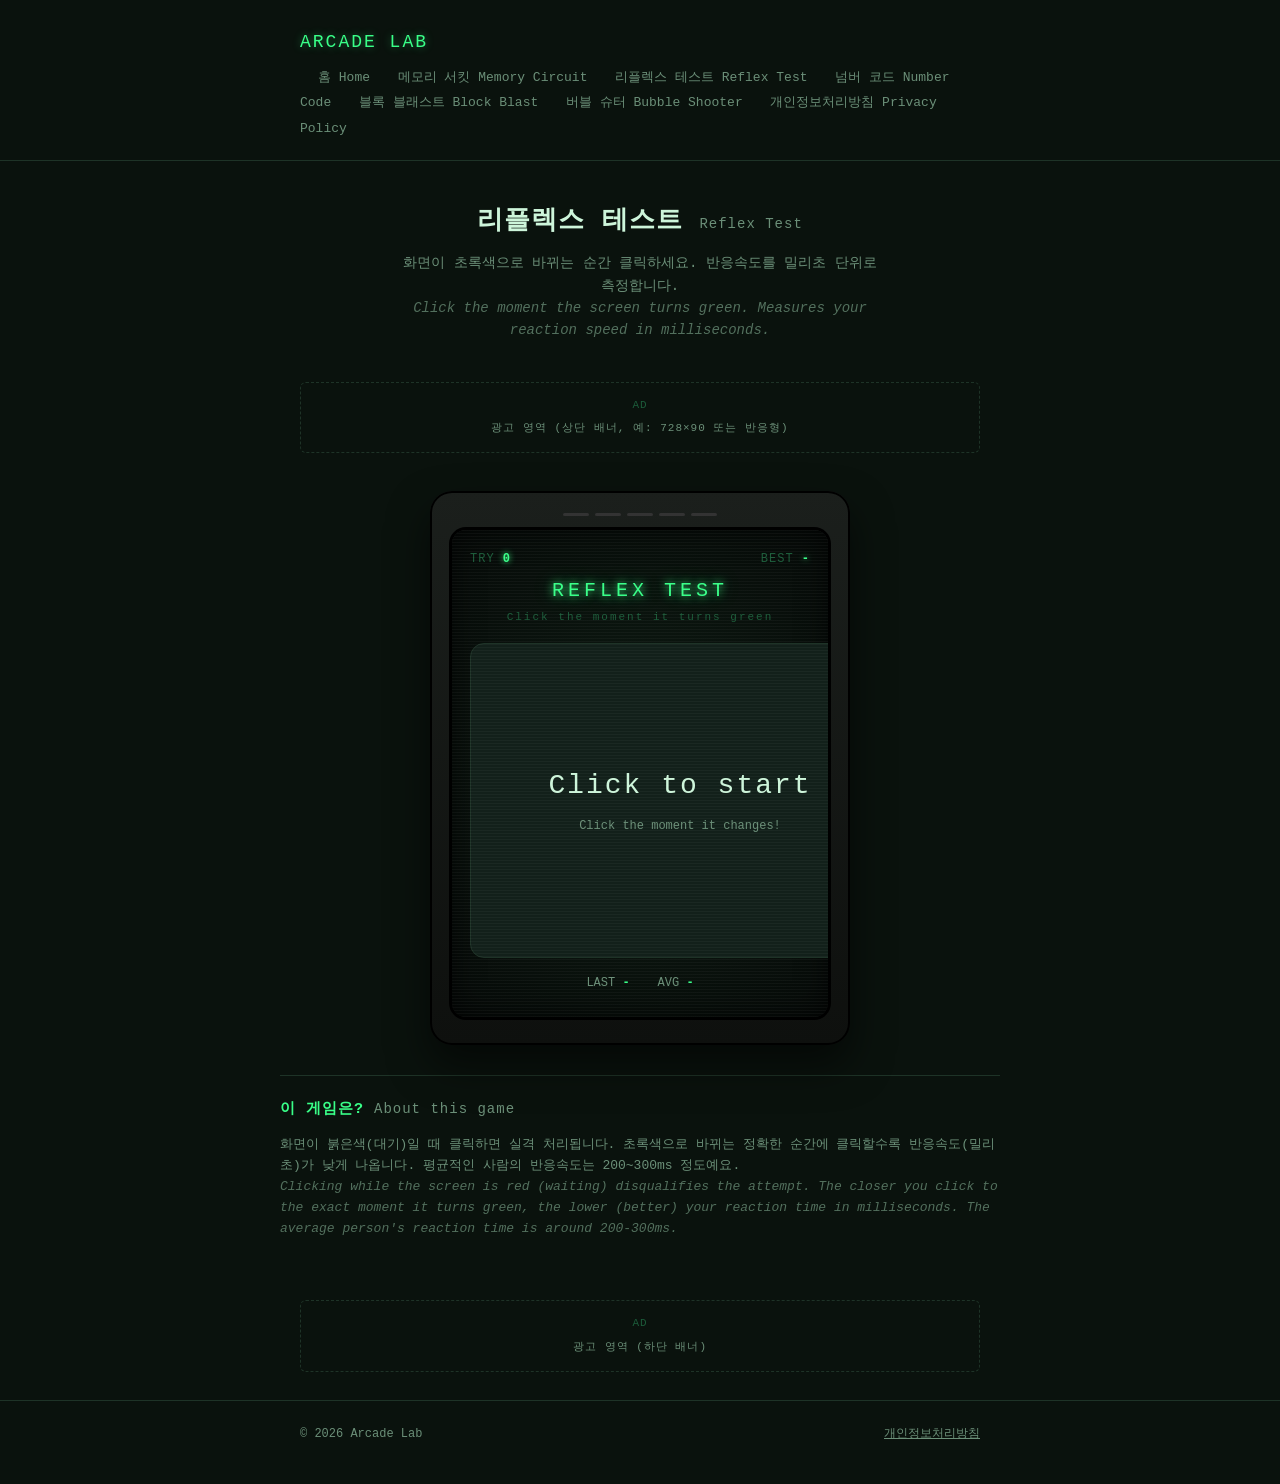
<file: reaction.html>
<!DOCTYPE html>
<html lang="ko">
<head>
<meta charset="UTF-8">
<meta name="viewport" content="width=device-width, initial-scale=1.0">
<title>리플렉스 테스트 — Arcade Lab | Reflex Test - Free Reaction Game</title>
<meta name="description" content="당신의 반응속도를 밀리초 단위로 측정하는 미니 게임, 리플렉스 테스트를 무료로 플레이하세요. Play Reflex Test, a free game that measures your reaction speed in milliseconds.">
<script async src="https://pagead2.googlesyndication.com/pagead/js/adsbygoogle.js?client=ca-pub-7167125853023495"
     crossorigin="anonymous"></script>
<!-- Google tag (gtag.js) -->
<script async src="https://www.googletagmanager.com/gtag/js?id=G-E8LR72N3K7"></script>
<script>
  window.dataLayer = window.dataLayer || [];
  function gtag(){dataLayer.push(arguments);}
  gtag('js', new Date());
  gtag('config', 'G-E8LR72N3K7');
</script>    

<style>
:root {
  --bg: #0a120d;
  --panel: #12201a;
  --panel-line: #1e3327;
  --phosphor: #39ff88;
  --phosphor-dim: #1c5c3a;
  --amber: #ffb000;
  --text: #cdf5da;
  --text-dim: #6b8f78;
}

* { box-sizing: border-box; }

html, body {
  margin: 0;
  background: var(--bg);
  color: var(--text);
  font-family: "Courier New", ui-monospace, monospace;
  line-height: 1.6;
}

a { color: var(--phosphor); }

.wrap {
  max-width: 720px;
  margin: 0 auto;
  padding: 0 20px;
}

header.site {
  padding: 28px 0 18px;
  border-bottom: 1px solid var(--panel-line);
}

header.site .wrap {
  display: flex;
  justify-content: space-between;
  align-items: baseline;
  flex-wrap: wrap;
  gap: 8px;
}

.logo {
  font-size: 18px;
  letter-spacing: 2px;
  color: var(--phosphor);
  text-shadow: 0 0 8px rgba(57,255,136,0.4);
  text-decoration: none;
}

nav.site a {
  color: var(--text-dim);
  text-decoration: none;
  font-size: 13px;
  margin-left: 18px;
}
nav.site a:hover { color: var(--phosphor); }

.hero {
  padding: 40px 0 12px;
  text-align: center;
}

.hero h1 {
  font-size: 26px;
  letter-spacing: 1px;
  margin: 0 0 10px;
  color: var(--text);
}

.hero p {
  color: var(--text-dim);
  font-size: 14px;
  max-width: 480px;
  margin: 0 auto;
}

.ad-slot {
  max-width: 680px;
  margin: 28px auto;
  padding: 14px;
  border: 1px dashed var(--panel-line);
  border-radius: 6px;
  text-align: center;
  font-size: 11px;
  letter-spacing: 1px;
  color: var(--text-dim);
}
.ad-slot .tag {
  display: block;
  margin-bottom: 6px;
  color: var(--phosphor-dim);
}

.game-section {
  padding: 10px 0 30px;
  display: flex;
  justify-content: center;
}

.about {
  padding: 10px 0 20px;
  border-top: 1px solid var(--panel-line);
}

.about h2 {
  font-size: 15px;
  color: var(--phosphor);
  letter-spacing: 1px;
}

.about p {
  font-size: 13px;
  color: var(--text-dim);
}

footer.site {
  padding: 24px 0 40px;
  border-top: 1px solid var(--panel-line);
  margin-top: 20px;
  font-size: 12px;
  color: var(--text-dim);
  display: flex;
  justify-content: space-between;
  flex-wrap: wrap;
  gap: 10px;
}

footer.site a { color: var(--text-dim); text-decoration: underline; }
footer.site a:hover { color: var(--phosphor); }

.legal {
  padding: 40px 0 60px;
}

.legal h1 {
  font-size: 20px;
  color: var(--phosphor);
}

.legal h2 {
  font-size: 15px;
  color: var(--text);
  margin-top: 28px;
}

.legal p, .legal li {
  font-size: 13px;
  color: var(--text-dim);
}

.legal .updated {
  font-size: 11px;
  color: var(--phosphor-dim);
  margin-bottom: 24px;
}

/* ---- Game: Memory Circuit ---- */
.cabinet {
  width: min(92vw, 420px);
  background: linear-gradient(180deg, #1b1f1c, #0e100e);
  border-radius: 22px;
  padding: 22px 22px 28px;
  box-shadow: 0 0 0 2px #000 inset, 0 20px 40px rgba(0,0,0,0.55);
}

.vents { display: flex; justify-content: center; gap: 6px; margin-bottom: 14px; }
.vents span { width: 26px; height: 3px; background: #333; border-radius: 2px; }

.screen {
  position: relative;
  background: radial-gradient(ellipse at center, #0d1b12 0%, #060a08 100%);
  border-radius: 14px;
  padding: 20px 18px 24px;
  box-shadow: 0 0 0 3px #000, inset 0 0 30px rgba(0,0,0,0.7);
  overflow: hidden;
}

.screen::before {
  content: "";
  position: absolute;
  inset: 0;
  pointer-events: none;
  background: repeating-linear-gradient(to bottom, rgba(255,255,255,0.035) 0px, rgba(255,255,255,0.035) 1px, transparent 1px, transparent 3px);
  animation: flicker 6s infinite;
}
@keyframes flicker { 0%, 96%, 100% { opacity: 1; } 97% { opacity: 0.85; } 98% { opacity: 1; } }

.hud { display: flex; justify-content: space-between; font-size: 12px; letter-spacing: 1px; color: var(--phosphor-dim); margin-bottom: 4px; }
.hud b { color: var(--phosphor); text-shadow: 0 0 6px var(--phosphor); }

.game-title { text-align: center; font-size: 20px; letter-spacing: 4px; color: var(--phosphor); text-shadow: 0 0 8px var(--phosphor), 0 0 20px rgba(57,255,136,0.35); margin: 6px 0 2px; }
.game-subtitle { text-align: center; font-size: 11px; color: var(--phosphor-dim); letter-spacing: 2px; margin-bottom: 16px; }
.message { text-align: center; min-height: 20px; font-size: 13px; color: var(--amber); text-shadow: 0 0 6px rgba(255,176,0,0.5); margin-bottom: 16px; }

.pad-grid { display: grid; grid-template-columns: 1fr 1fr; gap: 10px; margin-bottom: 18px; }
.pad { aspect-ratio: 1; border: none; border-radius: 10px; cursor: pointer; filter: brightness(0.55) saturate(0.7); transition: filter 0.08s, transform 0.08s; box-shadow: inset 0 0 12px rgba(0,0,0,0.5); }
.pad:active { transform: scale(0.97); }
.pad:disabled { cursor: default; }
.pad.lit { filter: brightness(1.3) saturate(1.2); }
.pad-0 { background: #4dd8e6; }
.pad-1 { background: #e64dbd; }
.pad-2 { background: var(--amber); }
.pad-3 { background: var(--phosphor); }
.pad.lit.pad-0 { box-shadow: 0 0 22px 4px #4dd8e6; }
.pad.lit.pad-1 { box-shadow: 0 0 22px 4px #e64dbd; }
.pad.lit.pad-2 { box-shadow: 0 0 22px 4px var(--amber); }
.pad.lit.pad-3 { box-shadow: 0 0 22px 4px var(--phosphor); }

.start-btn { display: block; margin: 0 auto; padding: 10px 26px; background: transparent; border: 1px solid var(--phosphor-dim); color: var(--phosphor); letter-spacing: 3px; font-size: 13px; font-family: inherit; border-radius: 6px; cursor: pointer; transition: background 0.15s, box-shadow 0.15s; }
.start-btn:hover { background: rgba(57,255,136,0.08); box-shadow: 0 0 12px rgba(57,255,136,0.25); }
.start-btn:disabled { opacity: 0.35; cursor: default; }

/* ---- Game hub (index) ---- */
.game-list {
  display: grid;
  gap: 14px;
  padding: 10px 0 30px;
}

.game-card {
  display: block;
  text-decoration: none;
  color: inherit;
  background: var(--panel);
  border: 1px solid var(--panel-line);
  border-radius: 10px;
  padding: 18px 20px;
  transition: border-color 0.15s, transform 0.1s;
}
.game-card:hover {
  border-color: var(--phosphor-dim);
  transform: translateY(-2px);
}

.game-card .name {
  font-size: 17px;
  color: var(--phosphor);
  margin-bottom: 6px;
  display: flex;
  align-items: baseline;
  justify-content: space-between;
  gap: 10px;
}

.game-card .name .play {
  font-size: 11px;
  color: var(--amber);
  letter-spacing: 1px;
  white-space: nowrap;
}

.game-card .desc {
  font-size: 13px;
  color: var(--text-dim);
}

/* ---- Reflex test game ---- */
.reflex-box {
  width: min(92vw, 420px);
  aspect-ratio: 4 / 3;
  border-radius: 14px;
  border: 1px solid var(--panel-line);
  display: flex;
  align-items: center;
  justify-content: center;
  flex-direction: column;
  cursor: pointer;
  user-select: none;
  transition: background 0.15s;
  text-align: center;
  padding: 20px;
}
.reflex-box.idle { background: var(--panel); }
.reflex-box.waiting { background: #3a1414; }
.reflex-box.go { background: #123a1e; }
.reflex-box.early { background: #3a1414; }

.reflex-box .big {
  font-size: 28px;
  letter-spacing: 2px;
  margin-bottom: 8px;
}
.reflex-box.waiting .big { color: #ff6b6b; }
.reflex-box.go .big { color: var(--phosphor); text-shadow: 0 0 14px var(--phosphor); }
.reflex-box.idle .big { color: var(--text); }
.reflex-box.early .big { color: #ff6b6b; }

.reflex-box .small {
  font-size: 12px;
  color: var(--text-dim);
}

.reflex-stats {
  display: flex;
  justify-content: center;
  gap: 28px;
  margin-top: 16px;
  font-size: 12px;
  color: var(--text-dim);
}
.reflex-stats b { color: var(--phosphor); }

/* ---- Number baseball game ---- */
.terminal {
  width: min(92vw, 420px);
  background: var(--panel);
  border: 1px solid var(--panel-line);
  border-radius: 10px;
  padding: 20px;
}

.terminal .prompt {
  display: flex;
  flex-direction: column;
  gap: 10px;
  margin-bottom: 14px;
}

.terminal input[type="text"] {
  width: 100%;
  background: var(--bg);
  border: 1px solid var(--panel-line);
  color: var(--phosphor);
  font-family: inherit;
  font-size: 16px;
  letter-spacing: 4px;
  padding: 10px;
  border-radius: 6px;
  text-align: center;
}
.terminal input[type="text"]:focus {
  outline: none;
  border-color: var(--phosphor-dim);
}

.terminal button.guess-btn {
  width: 100%;
  background: transparent;
  border: 1px solid var(--phosphor-dim);
  color: var(--phosphor);
  font-family: inherit;
  padding: 10px 16px;
  border-radius: 6px;
  cursor: pointer;
  font-size: 13px;
}
.terminal button.guess-btn:hover {
  background: rgba(57,255,136,0.08);
}
.terminal button.guess-btn:disabled {
  opacity: 0.35;
  cursor: default;
}

.terminal .log {
  font-size: 13px;
  max-height: 220px;
  overflow-y: auto;
  display: flex;
  flex-direction: column-reverse;
  gap: 4px;
  border-top: 1px solid var(--panel-line);
  padding-top: 10px;
}

.terminal .log .row {
  display: flex;
  justify-content: space-between;
  color: var(--text-dim);
}
.terminal .log .row .code { color: var(--text); letter-spacing: 3px; }
.terminal .log .row .result { color: var(--amber); }
.terminal .log .row.win .result { color: var(--phosphor); }

.terminal .status {
  text-align: center;
  font-size: 13px;
  color: var(--amber);
  margin-bottom: 14px;
  min-height: 18px;
}

</style>

<script type="text/javascript">
    (function(c,l,a,r,i,t,y){
        c[a]=c[a]||function(){(c[a].q=c[a].q||[]).push(arguments)};
        t=l.createElement(r);t.async=1;t.src="https://www.clarity.ms/tag/"+i;
        y=l.getElementsByTagName(r)[0];y.parentNode.insertBefore(t,y);
    })(window, document, "clarity", "script", "yhp6a4xxna");
</script>
</head>

<body>

<header class="site">
  <div class="wrap">
    <a class="logo" href="index.html">ARCADE LAB</a>
    <nav class="site">
      <a href="index.html">홈 Home</a>
      <a href="memory.html">메모리 서킷 Memory Circuit</a>
      <a href="reaction.html">리플렉스 테스트 Reflex Test</a>
      <a href="baseball.html">넘버 코드 Number Code</a>
      <a href="block-blast.html">블록 블래스트 Block Blast</a>
      <a href="bubble-shooter.html">버블 슈터 Bubble Shooter</a>
      <a href="privacy.html">개인정보처리방침 Privacy Policy</a>
    </nav>
  </div>
</header>

<div class="hero wrap">
  <h1>리플렉스 테스트 <span style="font-size:14px; color:var(--text-dim); font-weight:normal;">Reflex Test</span></h1>
  <p>화면이 초록색으로 바뀌는 순간 클릭하세요. 반응속도를 밀리초 단위로 측정합니다.<br>
  <span style="opacity:0.75; font-style:italic;">Click the moment the screen turns green. Measures your reaction speed in milliseconds.</span></p>
</div>

<div class="ad-slot">
  <span class="tag">AD</span>
  광고 영역 (상단 배너, 예: 728×90 또는 반응형)
</div>

<section class="game-section">
  <div class="cabinet">
    <div class="vents"><span></span><span></span><span></span><span></span><span></span></div>

    <div class="screen">
      <div class="hud">
        <span>TRY <b id="tries">0</b></span>
        <span>BEST <b id="best">-</b></span>
      </div>

      <div class="game-title">REFLEX TEST</div>
      <div class="game-subtitle">Click the moment it turns green</div>

      <div class="reflex-box idle" id="box">
        <div class="big" id="bigText">Click to start</div>
        <div class="small" id="smallText">Click as fast as you can when it changes!</div>
      </div>

      <div class="reflex-stats">
        <span>LAST <b id="lastMs">-</b></span>
        <span>AVG <b id="avgMs">-</b></span>
      </div>
    </div>
  </div>
</section>

<div class="wrap about">
  <h2>이 게임은? <span style="font-size:14px; color:var(--text-dim); font-weight:normal;">About this game</span></h2>
  <p>
    화면이 붉은색(대기)일 때 클릭하면 실격 처리됩니다. 초록색으로 바뀌는 정확한 순간에
    클릭할수록 반응속도(밀리초)가 낮게 나옵니다. 평균적인 사람의 반응속도는 200~300ms 정도예요.<br>
    <span style="opacity:0.75; font-style:italic;">Clicking while the screen is red (waiting) disqualifies the attempt. The closer you click
    to the exact moment it turns green, the lower (better) your reaction time in milliseconds.
    The average person's reaction time is around 200-300ms.</span>
  </p>
</div>

<script>
  const box = document.getElementById('box');
  const bigText = document.getElementById('bigText');
  const smallText = document.getElementById('smallText');
  const triesEl = document.getElementById('tries');
  const bestEl = document.getElementById('best');
  const lastMsEl = document.getElementById('lastMs');
  const avgMsEl = document.getElementById('avgMs');

  let phase = 'ready'; // ready | waiting | go | early
  let timeoutId = null;
  let startTime = 0;
  let tries = 0;
  let best = null;
  let total = 0;

  function render() {
    box.className = 'reflex-box ' + (phase === 'ready' ? 'idle' : phase);
    if (phase === 'ready') {
      bigText.textContent = tries === 0 ? 'Click to start' : 'Click to try again';
      smallText.textContent = 'Click the moment it changes!';
    } else if (phase === 'waiting') {
      bigText.textContent = 'Wait for it...';
      smallText.textContent = "Don't click yet";
    } else if (phase === 'go') {
      bigText.textContent = 'Click now!!';
      smallText.textContent = '';
    } else if (phase === 'early') {
      bigText.textContent = 'Too soon!';
      smallText.textContent = 'Click to try again';
    }
  }

  box.addEventListener('click', () => {
    if (phase === 'ready' || phase === 'early') {
      phase = 'waiting';
      render();
      const delay = 1200 + Math.random() * 2500;
      timeoutId = setTimeout(() => {
        phase = 'go';
        startTime = performance.now();
        render();
      }, delay);
    } else if (phase === 'waiting') {
      clearTimeout(timeoutId);
      phase = 'early';
      render();
    } else if (phase === 'go') {
      const elapsed = Math.round(performance.now() - startTime);
      tries += 1;
      total += elapsed;
      if (best === null || elapsed < best) best = elapsed;
      triesEl.textContent = tries;
      bestEl.textContent = best + 'ms';
      lastMsEl.textContent = elapsed + 'ms';
      avgMsEl.textContent = Math.round(total / tries) + 'ms';
      phase = 'ready';
      render();
    }
  });

  render();
</script>

<div class="ad-slot">
  <span class="tag">AD</span>
  광고 영역 (하단 배너)
</div>

<footer class="site">
  <div class="wrap" style="display:flex; justify-content:space-between; width:100%; flex-wrap:wrap; gap:10px;">
    <span>&copy; 2026 Arcade Lab</span>
    <a href="privacy.html">개인정보처리방침</a>
  </div>
</footer>

</body>
</html>
</file>
